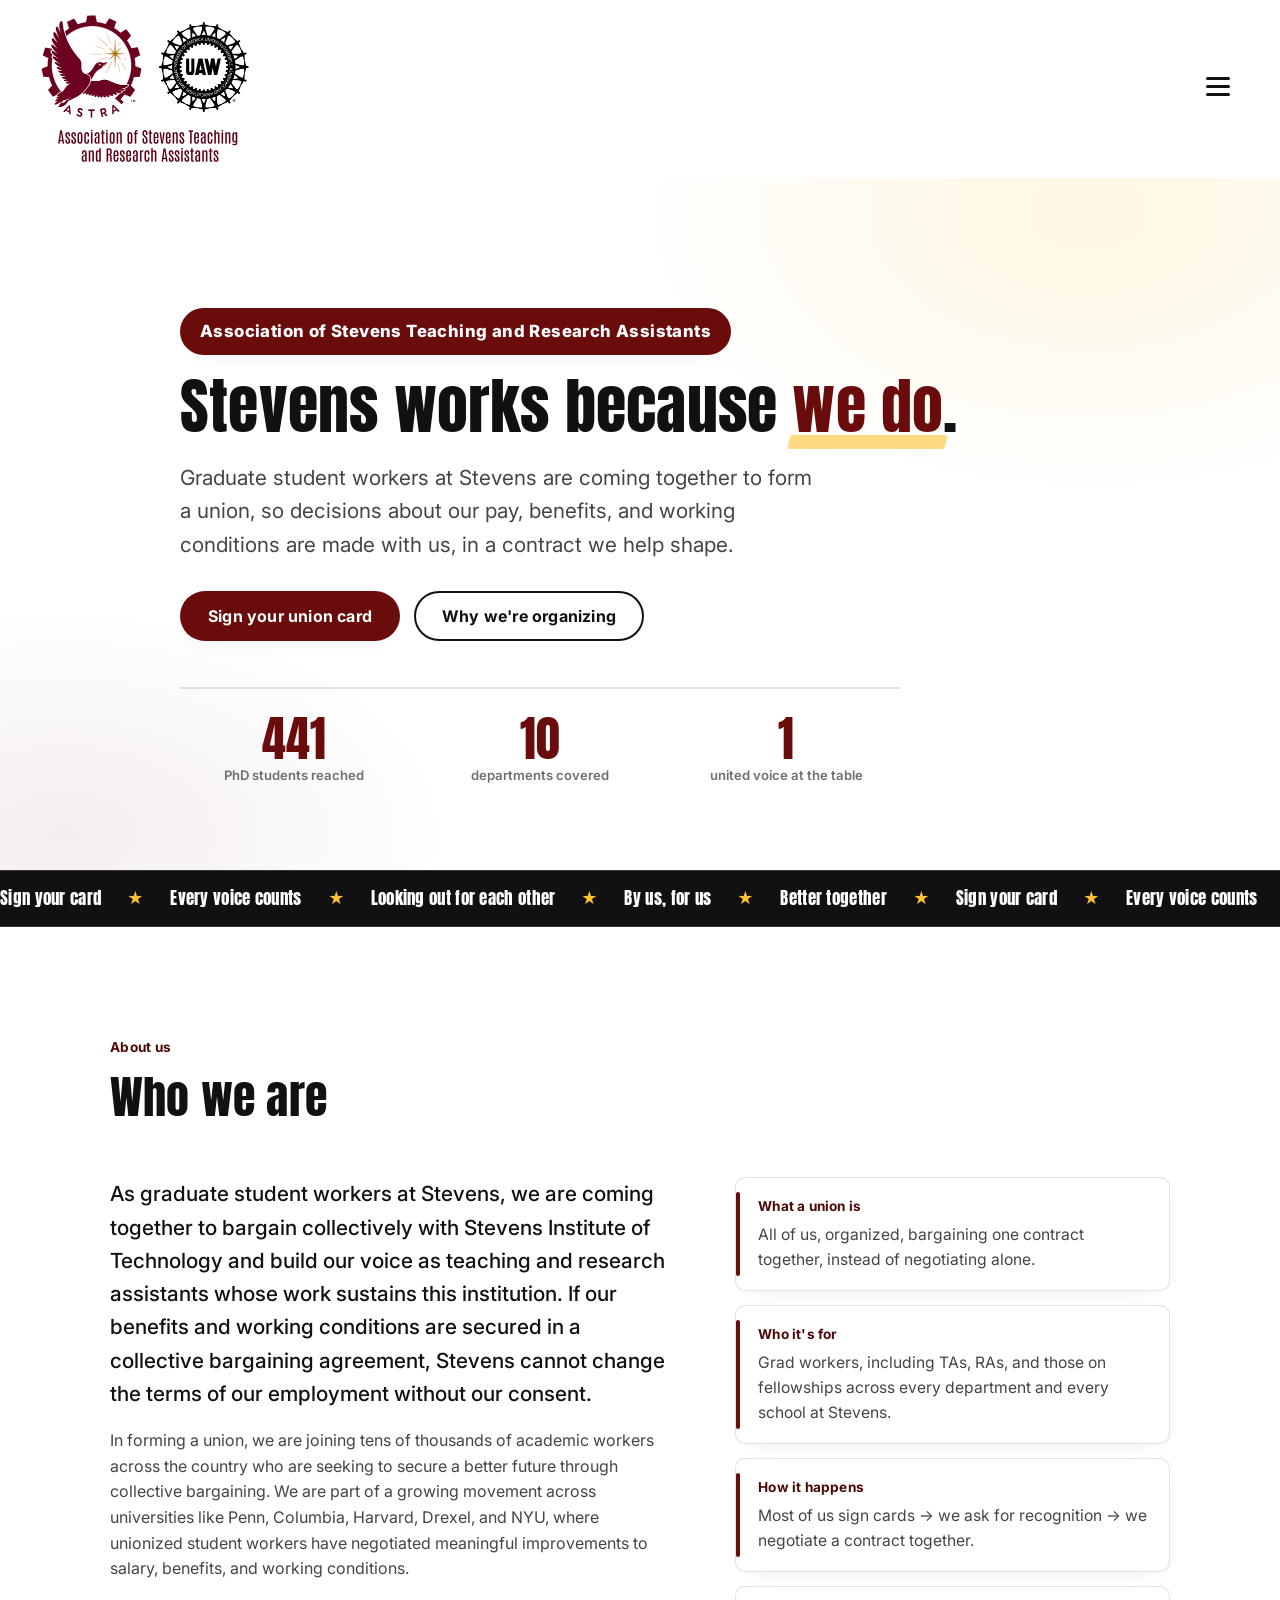
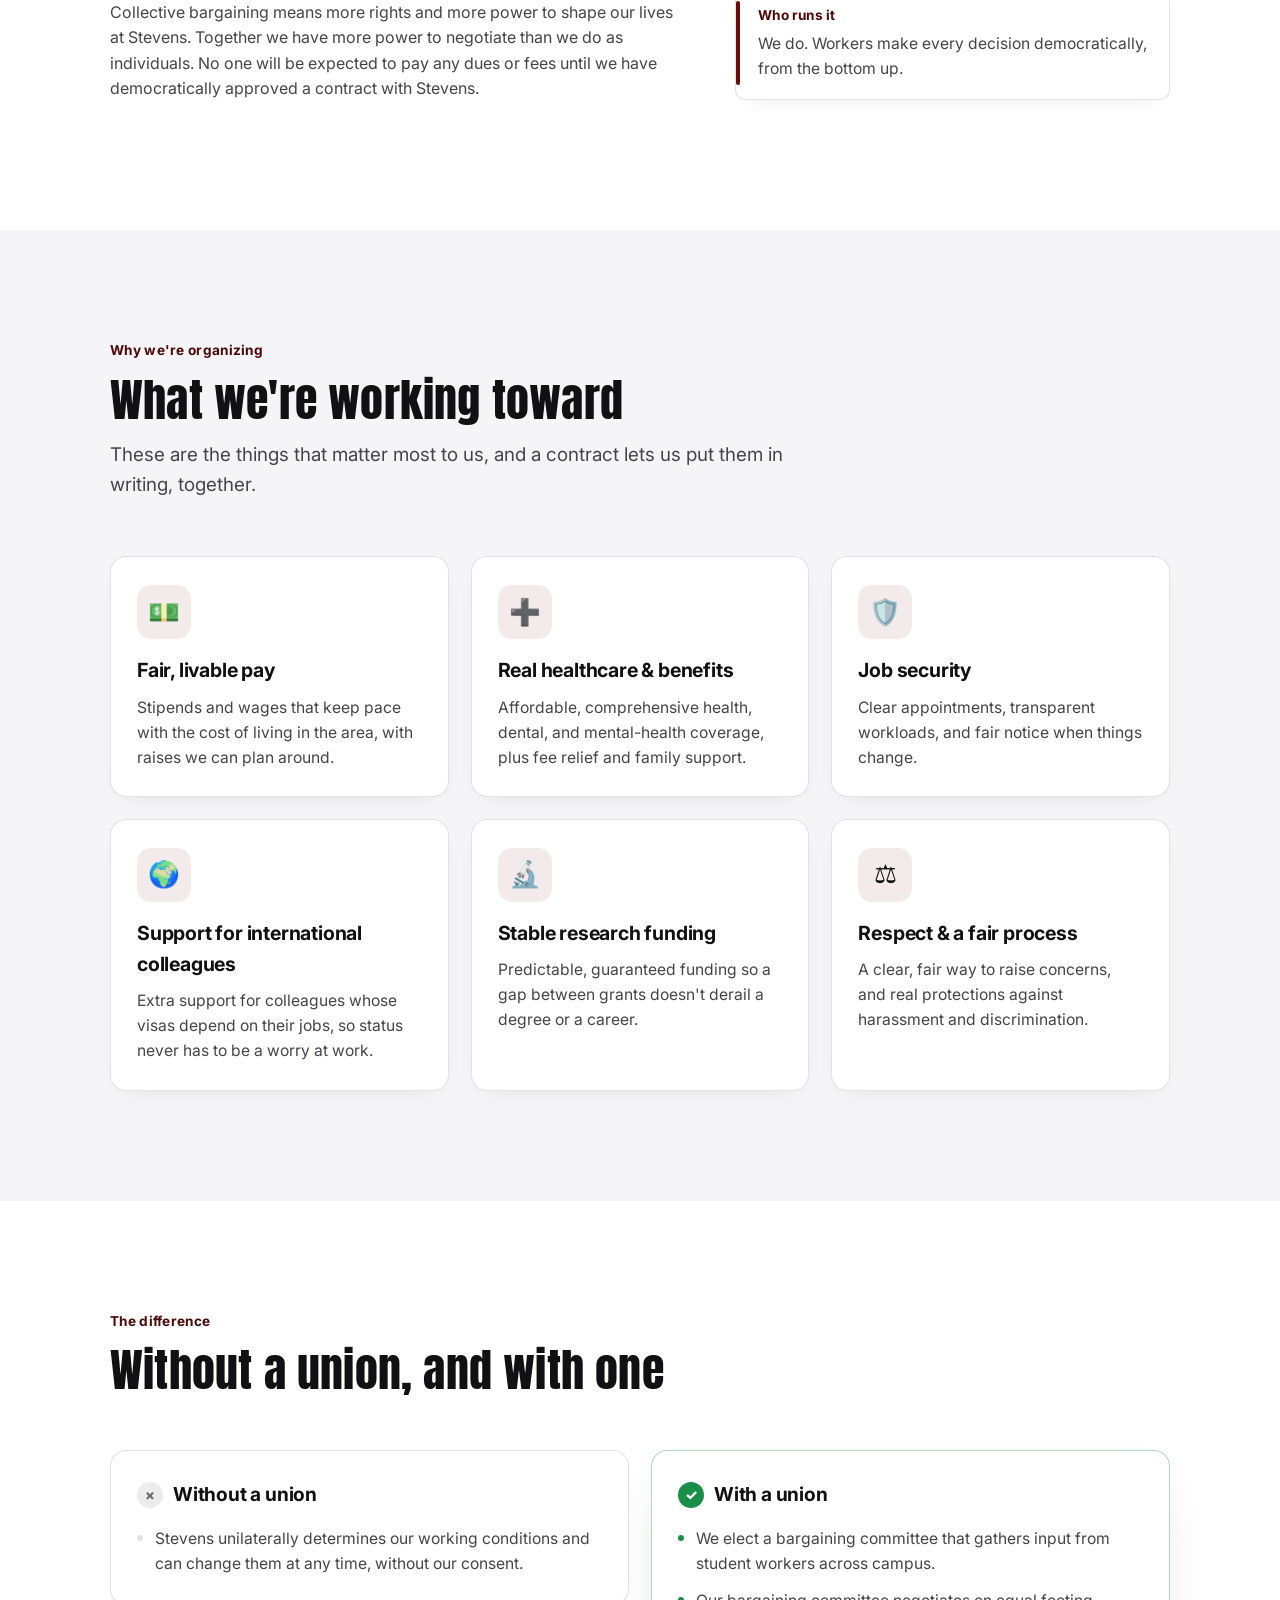
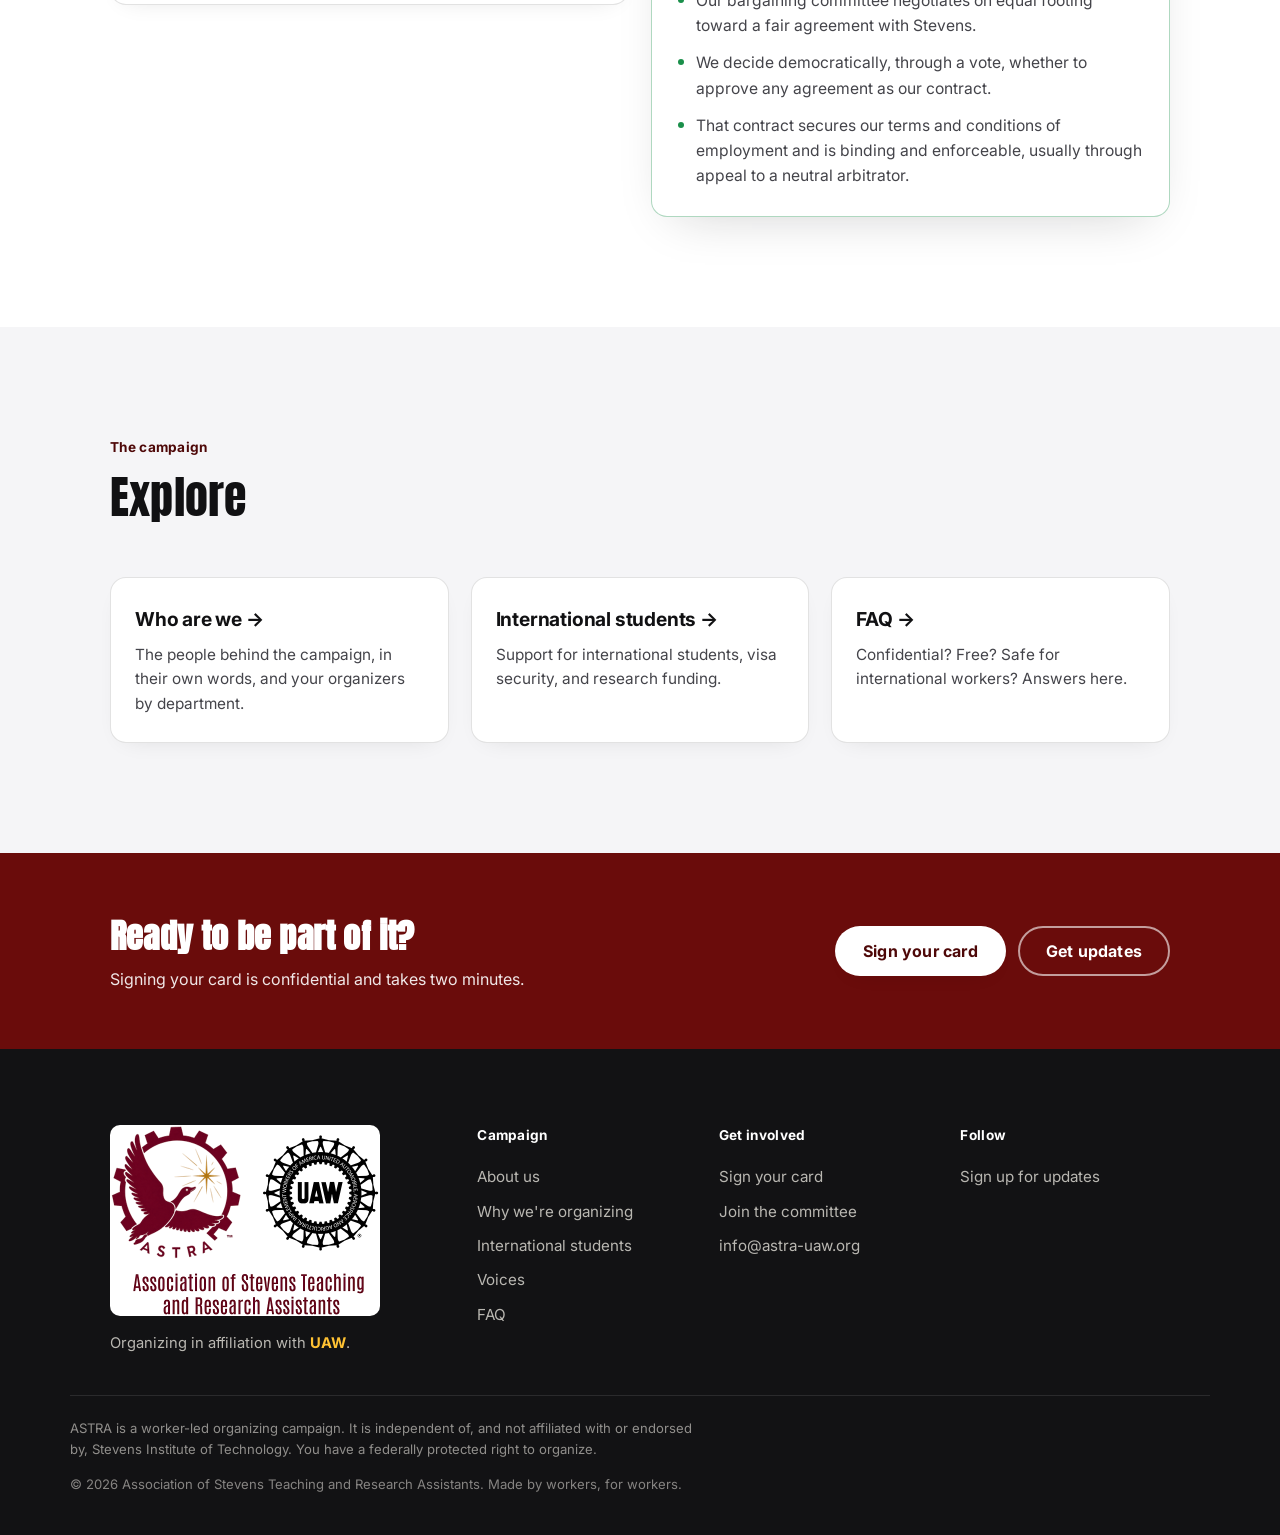
<file: index.html>
<!DOCTYPE html>
<html lang="en">
<head>
  <meta charset="UTF-8" />
  <meta name="viewport" content="width=device-width, initial-scale=1.0" />
  <title>ASTRA: Association of Stevens Teaching and Research Assistants</title>
  <meta name="description" content="441 PhD students at Stevens organizing a union for a real voice over pay, benefits, and working conditions." />
  <meta name="theme-color" content="#ffffff" />
  <link rel="preconnect" href="https://fonts.googleapis.com" />
  <link rel="preconnect" href="https://fonts.gstatic.com" crossorigin />
  <link href="https://fonts.googleapis.com/css2?family=Anton&family=Cinzel:wght@500;600;700&family=Inter:wght@400;500;600;700;800&display=swap" rel="stylesheet" />
  <link rel="stylesheet" href="styles.css" />
  <link rel="icon" href="assets/favicon.png" />
  <script>document.documentElement.classList.add('js');</script>
</head>
<body>
  <a class="skip-link" href="#main">Skip to content</a>
  <header class="site-header" id="top">
    <nav class="nav container" aria-label="Primary">
      <a class="brand" href="index.html" aria-label="ASTRA home">
        <span class="brand__mark" aria-hidden="true">
          <img class="brand__logo" src="assets/logo.png" alt="" onload="this.closest('.brand__mark').classList.add('has-logo')" onerror="this.style.display='none'" />
          <!-- Open-hand repulsor mark -->
          <svg viewBox="0 0 24 24" width="22" height="22" aria-hidden="true">
            <defs>
              <radialGradient id="rp1" cx="50%" cy="50%" r="50%">
                <stop offset="0%" stop-color="#ffffff"/>
                <stop offset="40%" stop-color="#ffe3a0"/>
                <stop offset="75%" stop-color="#ffc233" stop-opacity=".55"/>
                <stop offset="100%" stop-color="#ffc233" stop-opacity="0"/>
              </radialGradient>
            </defs>
            <g fill="currentColor">
              <rect x="5.7" y="3.9" width="2.1" height="8.4" rx="1.05" transform="rotate(-17 6.75 12.2)"/>
              <rect x="9.0" y="2.2" width="2.1" height="9.8" rx="1.05" transform="rotate(-5 10.05 12)"/>
              <rect x="12.2" y="2.5" width="2.1" height="9.5" rx="1.05" transform="rotate(6 13.25 12)"/>
              <rect x="15.1" y="4.2" width="2.05" height="7.9" rx="1.02" transform="rotate(17 16.1 12)"/>
              <rect x="1.8" y="10.0" width="2.2" height="6.4" rx="1.1" transform="rotate(-50 2.9 13.2)"/>
              <path d="M7.2 9.8h8.8a1.75 1.75 0 0 1 1.75 1.75v3.1a6.15 6.15 0 0 1-6.15 6.15A6.15 6.15 0 0 1 5.45 14.65v-3.1A1.75 1.75 0 0 1 7.2 9.8Z"/>
            </g>
            <circle class="repulsor-halo" cx="11.6" cy="14.6" r="5.6" fill="url(#rp1)"/>
            <circle cx="11.6" cy="14.6" r="2.7" fill="#5a0a09"/>
            <circle cx="11.6" cy="14.6" r="2.15" fill="#ffe3a0"/>
            <circle class="repulsor-core" cx="11.6" cy="14.6" r="1.35" fill="#ffffff"/>
          </svg>
        </span>
        <span class="brand__text">
          <strong>ASTRA</strong>
        </span>
      </a>

      <button class="nav__toggle" aria-expanded="false" aria-controls="nav-links" aria-label="Open menu">
        <span></span><span></span><span></span>
      </button>

      <div class="nav__links" id="nav-links">
        <a class="nav__link" href="index.html" aria-current="page">Home</a>
        <a class="nav__link" href="index.html#about">About</a>
        <a class="nav__link" href="index.html#issues">Why we're organizing</a>
        <a class="nav__link" href="who-we-are.html">Testimonials</a>
        <a class="nav__link" href="international.html">International students</a>
        <a class="nav__link" href="faq.html">FAQ</a>
        <a class="nav__link" href="meet-lincoln.html">Meet Lincoln</a>
        <a class="nav__cta" href="sign-card.html">Sign your card</a>
      </div>
    </nav>
  </header>
  <main id="main">
<section class="hero" id="hero">
      <div class="hero__bg" aria-hidden="true"></div>
      <div class="hero__inner container">
        <p class="hero__eyebrow">Association of Stevens Teaching and Research Assistants</p>
        <h1 class="hero__title">Stevens works because <span class="u-mark">we do</span>.</h1>
        <p class="hero__lede">
          Graduate student workers at Stevens are
          coming together to form a union, so decisions about our pay, benefits,
          and working conditions are made with us, in a contract we help shape.
        </p>
        <div class="hero__actions">
          <a class="btn btn--primary" href="sign-card.html">Sign your union card</a>
          <a class="btn btn--ghost" href="#issues">Why we're organizing</a>
        </div>

        <ul class="hero__stats" aria-label="Campaign at a glance">
          <!-- CUSTOMIZE the numbers below (data-count drives the count-up animation) -->
          <li class="stat">
            <span class="stat__num" data-count="441">0</span>
            <span class="stat__label">PhD students reached</span>
          </li>
          <li class="stat">
            <span class="stat__num" data-count="10">0</span>
            <span class="stat__label">departments covered</span>
          </li>
          <li class="stat">
            <span class="stat__num">1</span>
            <span class="stat__label">united voice at the table</span>
          </li>
        </ul>
      </div>
    </section>
<div class="marquee" aria-hidden="true">
      <div class="marquee__track">
        <span class="marquee__item">Sign your card</span><span class="marquee__star">★</span>
        <span class="marquee__item">Every voice counts</span><span class="marquee__star">★</span>
        <span class="marquee__item">Looking out for each other</span><span class="marquee__star">★</span>
        <span class="marquee__item">By us, for us</span><span class="marquee__star">★</span>
        <span class="marquee__item">Better together</span><span class="marquee__star">★</span>
        <!-- duplicate for seamless loop -->
        <span class="marquee__item">Sign your card</span><span class="marquee__star">★</span>
        <span class="marquee__item">Every voice counts</span><span class="marquee__star">★</span>
        <span class="marquee__item">Looking out for each other</span><span class="marquee__star">★</span>
        <span class="marquee__item">By us, for us</span><span class="marquee__star">★</span>
        <span class="marquee__item">Better together</span><span class="marquee__star">★</span>
      </div>
    </div>
<section class="section about" id="about">
      <div class="container">
        <div class="section__head reveal">
          <p class="section__eyebrow">About us</p>
          <h2 class="section__title">Who we are</h2>
        </div>
        <div class="about__grid">
          <div class="about__text reveal">
            <p class="lead">
              As graduate student workers at Stevens, we are coming together to
              bargain collectively with Stevens Institute of Technology and build
              our voice as teaching and research assistants whose work sustains
              this institution. If our benefits and working conditions are secured
              in a collective bargaining agreement, Stevens cannot change the terms
              of our employment without our consent.
            </p>
            <p>
              In forming a union, we are joining tens of thousands of academic
              workers across the country who are seeking to secure a better future
              through collective bargaining. We are part of a growing movement across
              universities like Penn, Columbia, Harvard, Drexel, and NYU, where
              unionized student workers have negotiated meaningful improvements to
              salary, benefits, and working conditions.
            </p>
            <p>
              Collective bargaining means more rights and more power to shape our
              lives at Stevens. Together we have more power to negotiate than we do
              as individuals. No one will be expected to pay any dues or fees until
              we have democratically approved a contract with Stevens.
            </p>
          </div>
          <ul class="about__points reveal">
            <li class="point">
              <span class="point__k">What a union is</span>
              <span class="point__v">All of us, organized, bargaining one contract together, instead of negotiating alone.</span>
            </li>
            <li class="point">
              <span class="point__k">Who it's for</span>
              <span class="point__v">Grad workers, including TAs, RAs, and those on fellowships across every department and every school at Stevens.</span>
            </li>
            <li class="point">
              <span class="point__k">How it happens</span>
              <span class="point__v">Most of us sign cards &rarr; we ask for recognition &rarr; we negotiate a contract together.</span>
            </li>
            <li class="point">
              <span class="point__k">Who runs it</span>
              <span class="point__v">We do. Workers make every decision democratically, from the bottom up.</span>
            </li>
          </ul>
        </div>
      </div>
    </section><section class="section issues" id="issues">
      <div class="container">
        <div class="section__head reveal">
          <p class="section__eyebrow">Why we're organizing</p>
          <h2 class="section__title">What we're working toward</h2>
          <p class="section__intro">These are the things that matter most to us, and a contract lets us put them in writing, together.</p>
        </div>

        <div class="issue-grid">
          <article class="issue reveal">
            <span class="issue__icon" aria-hidden="true">💵</span>
            <h3 class="issue__title">Fair, livable pay</h3>
            <p class="issue__desc">Stipends and wages that keep pace with the cost of living in the area, with raises we can plan around.</p>
          </article>
          <article class="issue reveal">
            <span class="issue__icon" aria-hidden="true">➕</span>
            <h3 class="issue__title">Real healthcare &amp; benefits</h3>
            <p class="issue__desc">Affordable, comprehensive health, dental, and mental-health coverage, plus fee relief and family support.</p>
          </article>
          <article class="issue reveal">
            <span class="issue__icon" aria-hidden="true">🛡️</span>
            <h3 class="issue__title">Job security</h3>
            <p class="issue__desc">Clear appointments, transparent workloads, and fair notice when things change.</p>
          </article>
          <article class="issue reveal">
            <span class="issue__icon" aria-hidden="true">🌍</span>
            <h3 class="issue__title">Support for international colleagues</h3>
            <p class="issue__desc">Extra support for colleagues whose visas depend on their jobs, so status never has to be a worry at work.</p>
          </article>
          <article class="issue reveal">
            <span class="issue__icon" aria-hidden="true">🔬</span>
            <h3 class="issue__title">Stable research funding</h3>
            <p class="issue__desc">Predictable, guaranteed funding so a gap between grants doesn't derail a degree or a career.</p>
          </article>
          <article class="issue reveal">
            <span class="issue__icon" aria-hidden="true">⚖️</span>
            <h3 class="issue__title">Respect &amp; a fair process</h3>
            <p class="issue__desc">A clear, fair way to raise concerns, and real protections against harassment and discrimination.</p>
          </article>
        </div>
      </div>
    </section><section class="section compare" id="compare">
      <div class="container">
        <div class="section__head reveal">
          <p class="section__eyebrow">The difference</p>
          <h2 class="section__title">Without a union, and with one</h2>
        </div>
        <div class="compare__grid">
          <article class="compare__card compare__card--without reveal">
            <h3><span class="compare__mark" aria-hidden="true">&times;</span> Without a union</h3>
            <ul class="compare__list">
              <li>Stevens unilaterally determines our working conditions and can change them at any time, without our consent.</li>
            </ul>
          </article>
          <article class="compare__card compare__card--with reveal">
            <h3><span class="compare__mark compare__mark--yes" aria-hidden="true">&#10003;</span> With a union</h3>
            <ul class="compare__list">
              <li>We elect a bargaining committee that gathers input from student workers across campus.</li>
              <li>Our bargaining committee negotiates on equal footing toward a fair agreement with Stevens.</li>
              <li>We decide democratically, through a vote, whether to approve any agreement as our contract.</li>
              <li>That contract secures our terms and conditions of employment and is binding and enforceable, usually through appeal to a neutral arbitrator.</li>
            </ul>
          </article>
        </div>
      </div>
    </section>

    <section class="section explore-section">
      <div class="container">
        <div class="section__head">
          <p class="section__eyebrow">The campaign</p>
          <h2 class="section__title">Explore</h2>
        </div>
        <div class="explore-grid">
          <a class="explore-card" href="who-we-are.html"><h3>Who are we &rarr;</h3><p>The people behind the campaign, in their own words, and your organizers by department.</p></a>
          <a class="explore-card" href="international.html"><h3>International students &rarr;</h3><p>Support for international students, visa security, and research funding.</p></a>
          <a class="explore-card" href="faq.html"><h3>FAQ &rarr;</h3><p>Confidential? Free? Safe for international workers? Answers here.</p></a>
        </div>
      </div>
    </section>

    <section class="cta-band">
      <div class="container cta-band__inner">
        <div>
          <h2 class="cta-band__title">Ready to be part of it?</h2>
          <p class="cta-band__text">Signing your card is confidential and takes two minutes.</p>
        </div>
        <div class="cta-band__actions">
          <a class="btn btn--light" href="sign-card.html">Sign your card</a>
          <a class="btn btn--outline" href="get-involved.html#listForm">Get updates</a>
        </div>
      </div>
    </section>
  </main>
  <footer class="footer">
    <div class="container footer__grid">
      <div class="footer__brand">
        <span class="brand brand--footer">
          <span class="brand__mark" aria-hidden="true">
          <img class="brand__logo" src="assets/logo-footer.png" alt="" onload="this.closest('.brand__mark').classList.add('has-logo')" onerror="this.style.display='none'" />
            <svg viewBox="0 0 24 24" width="20" height="20" aria-hidden="true">
              <defs>
                <radialGradient id="rp2" cx="50%" cy="50%" r="50%">
                  <stop offset="0%" stop-color="#ffffff"/>
                  <stop offset="40%" stop-color="#ffe3a0"/>
                  <stop offset="75%" stop-color="#ffc233" stop-opacity=".55"/>
                  <stop offset="100%" stop-color="#ffc233" stop-opacity="0"/>
                </radialGradient>
              </defs>
              <g fill="currentColor">
                <rect x="5.7" y="3.9" width="2.1" height="8.4" rx="1.05" transform="rotate(-17 6.75 12.2)"/>
                <rect x="9.0" y="2.2" width="2.1" height="9.8" rx="1.05" transform="rotate(-5 10.05 12)"/>
                <rect x="12.2" y="2.5" width="2.1" height="9.5" rx="1.05" transform="rotate(6 13.25 12)"/>
                <rect x="15.1" y="4.2" width="2.05" height="7.9" rx="1.02" transform="rotate(17 16.1 12)"/>
                <rect x="1.8" y="10.0" width="2.2" height="6.4" rx="1.1" transform="rotate(-50 2.9 13.2)"/>
                <path d="M7.2 9.8h8.8a1.75 1.75 0 0 1 1.75 1.75v3.1a6.15 6.15 0 0 1-6.15 6.15A6.15 6.15 0 0 1 5.45 14.65v-3.1A1.75 1.75 0 0 1 7.2 9.8Z"/>
              </g>
              <circle class="repulsor-halo" cx="11.6" cy="14.6" r="5.6" fill="url(#rp2)"/>
              <circle cx="11.6" cy="14.6" r="2.7" fill="#5a0a09"/>
              <circle cx="11.6" cy="14.6" r="2.15" fill="#ffe3a0"/>
              <circle class="repulsor-core" cx="11.6" cy="14.6" r="1.35" fill="#ffffff"/>
            </svg>
          </span>
          <span class="brand__text"><strong>ASTRA</strong></span>
        </span>
        <p class="footer__aff">
          <!-- CUSTOMIZE: [UNION AFFILIATION] -->
          Organizing in affiliation with <strong>UAW</strong>.
        </p>
      </div>

      <nav class="footer__col" aria-label="Site">
        <h4>Campaign</h4>
        <a href="index.html#about">About us</a>
        <a href="index.html#issues">Why we're organizing</a>
        <a href="international.html">International students</a>
        <a href="who-we-are.html#voices">Voices</a>
        <a href="faq.html">FAQ</a>
      </nav>

      <div class="footer__col">
        <h4>Get involved</h4>
        <a href="sign-card.html">Sign your card</a>
        <a href="sign-card.html#cardForm">Join the committee</a>
        <!-- CUSTOMIZE: [CONTACT] -->
        <a href="mailto:info@astra-uaw.org">info@astra-uaw.org</a>
      </div>

      <div class="footer__col">
        <h4>Follow</h4>
        <!-- CUSTOMIZE social links -->
        <!-- <a href="#" rel="noopener">Instagram</a> -->
        <!-- <a href="#" rel="noopener">Bluesky</a> -->
        <a href="get-involved.html#listForm">Sign up for updates</a>
      </div>
    </div>

    <div class="container footer__bottom">
      <p class="footer__disclaimer">
        ASTRA is a worker-led organizing campaign. It is independent of, and not
        affiliated with or endorsed by, Stevens Institute of Technology. You have
        a federally protected right to organize.
      </p>
      <p class="footer__copy">© <span id="year">2026</span> Association of Stevens Teaching and Research Assistants. Made by workers, for workers.</p>
    </div>
  </footer>
  <script src="script.js" defer></script>
</body>
</html>
</file>
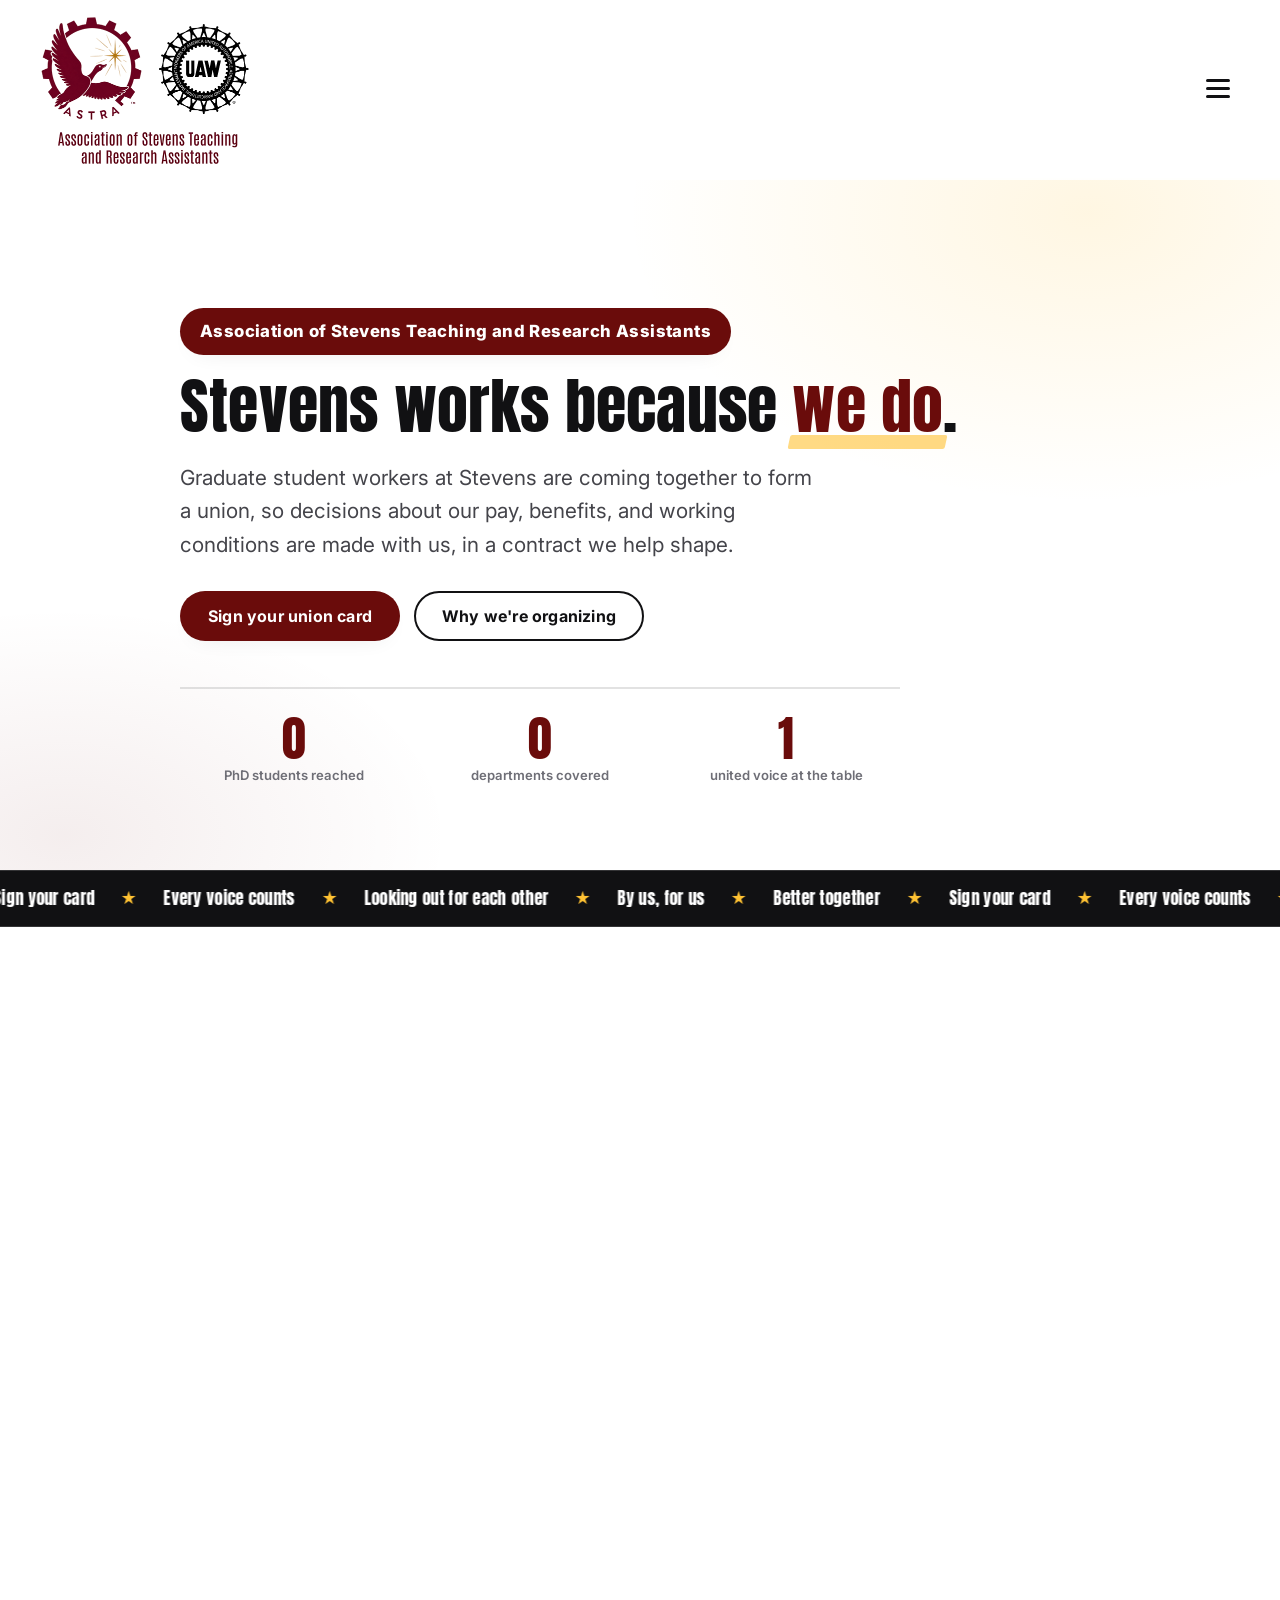
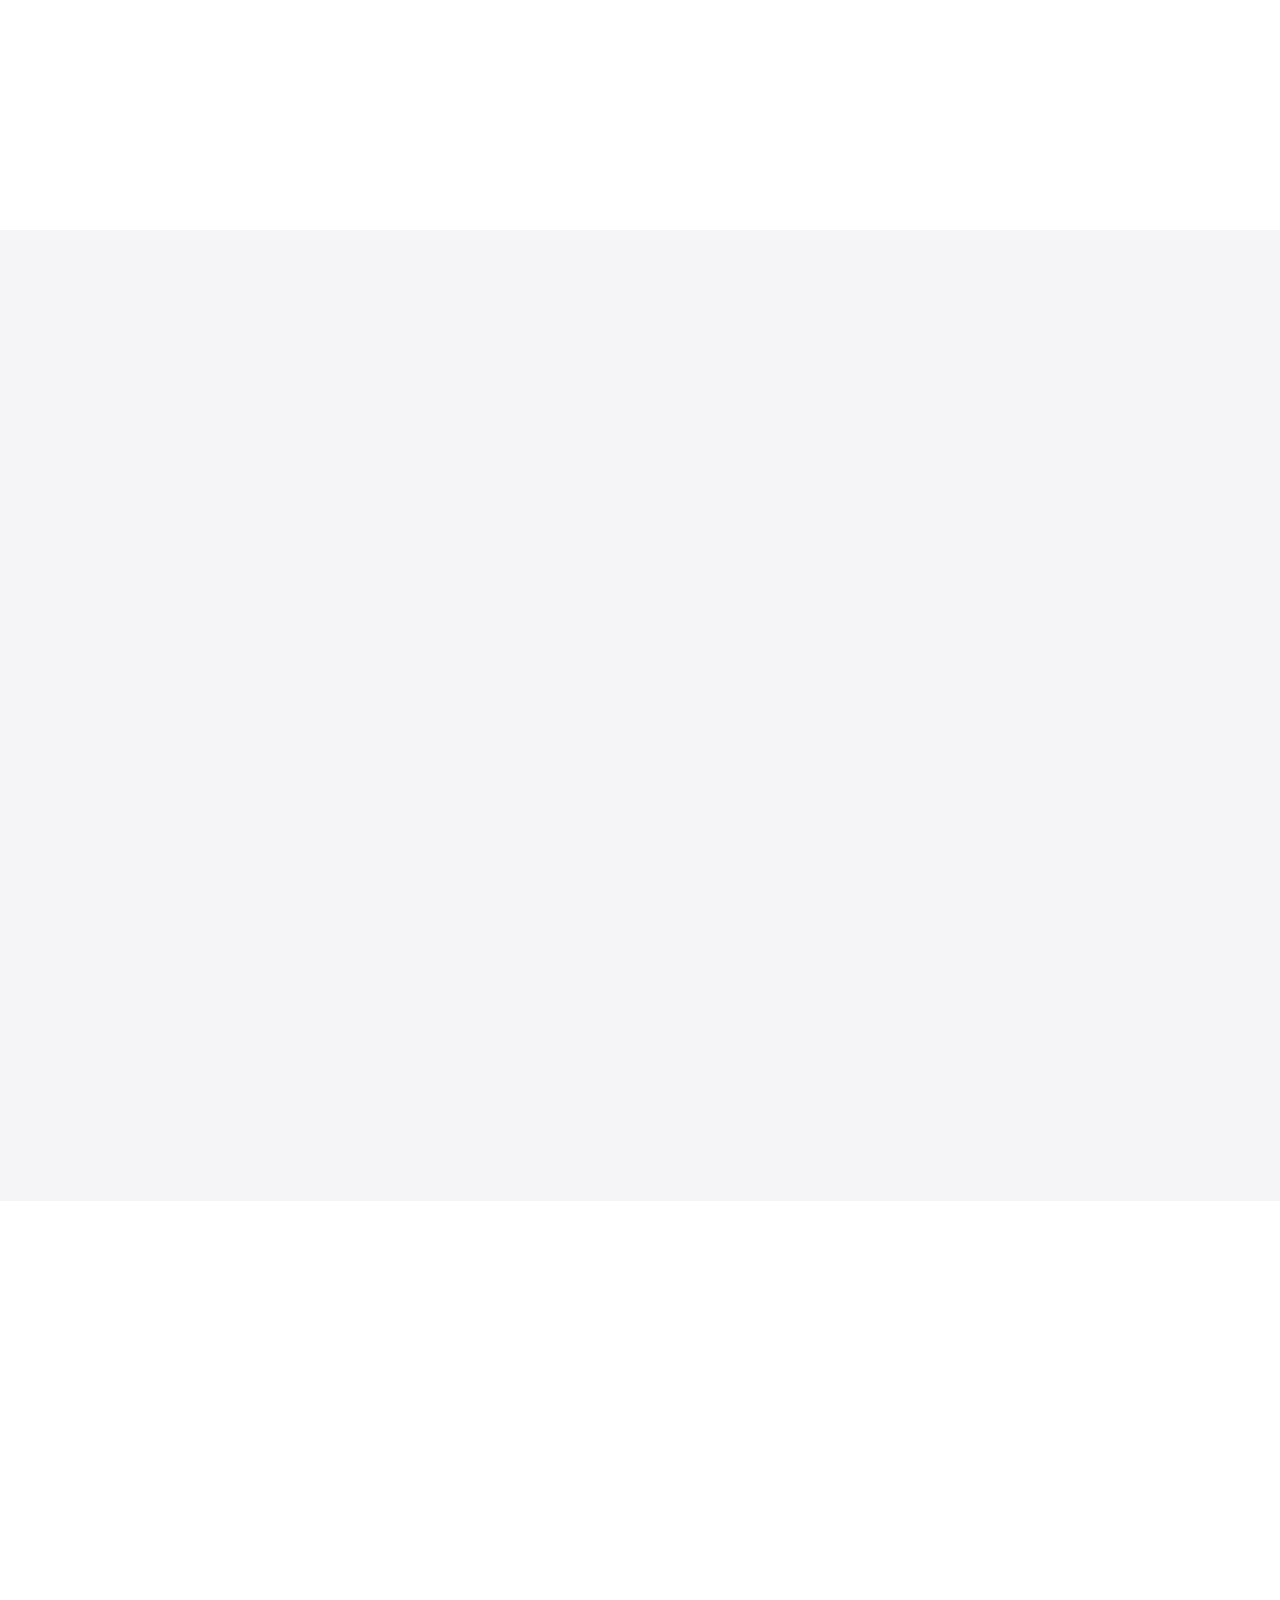
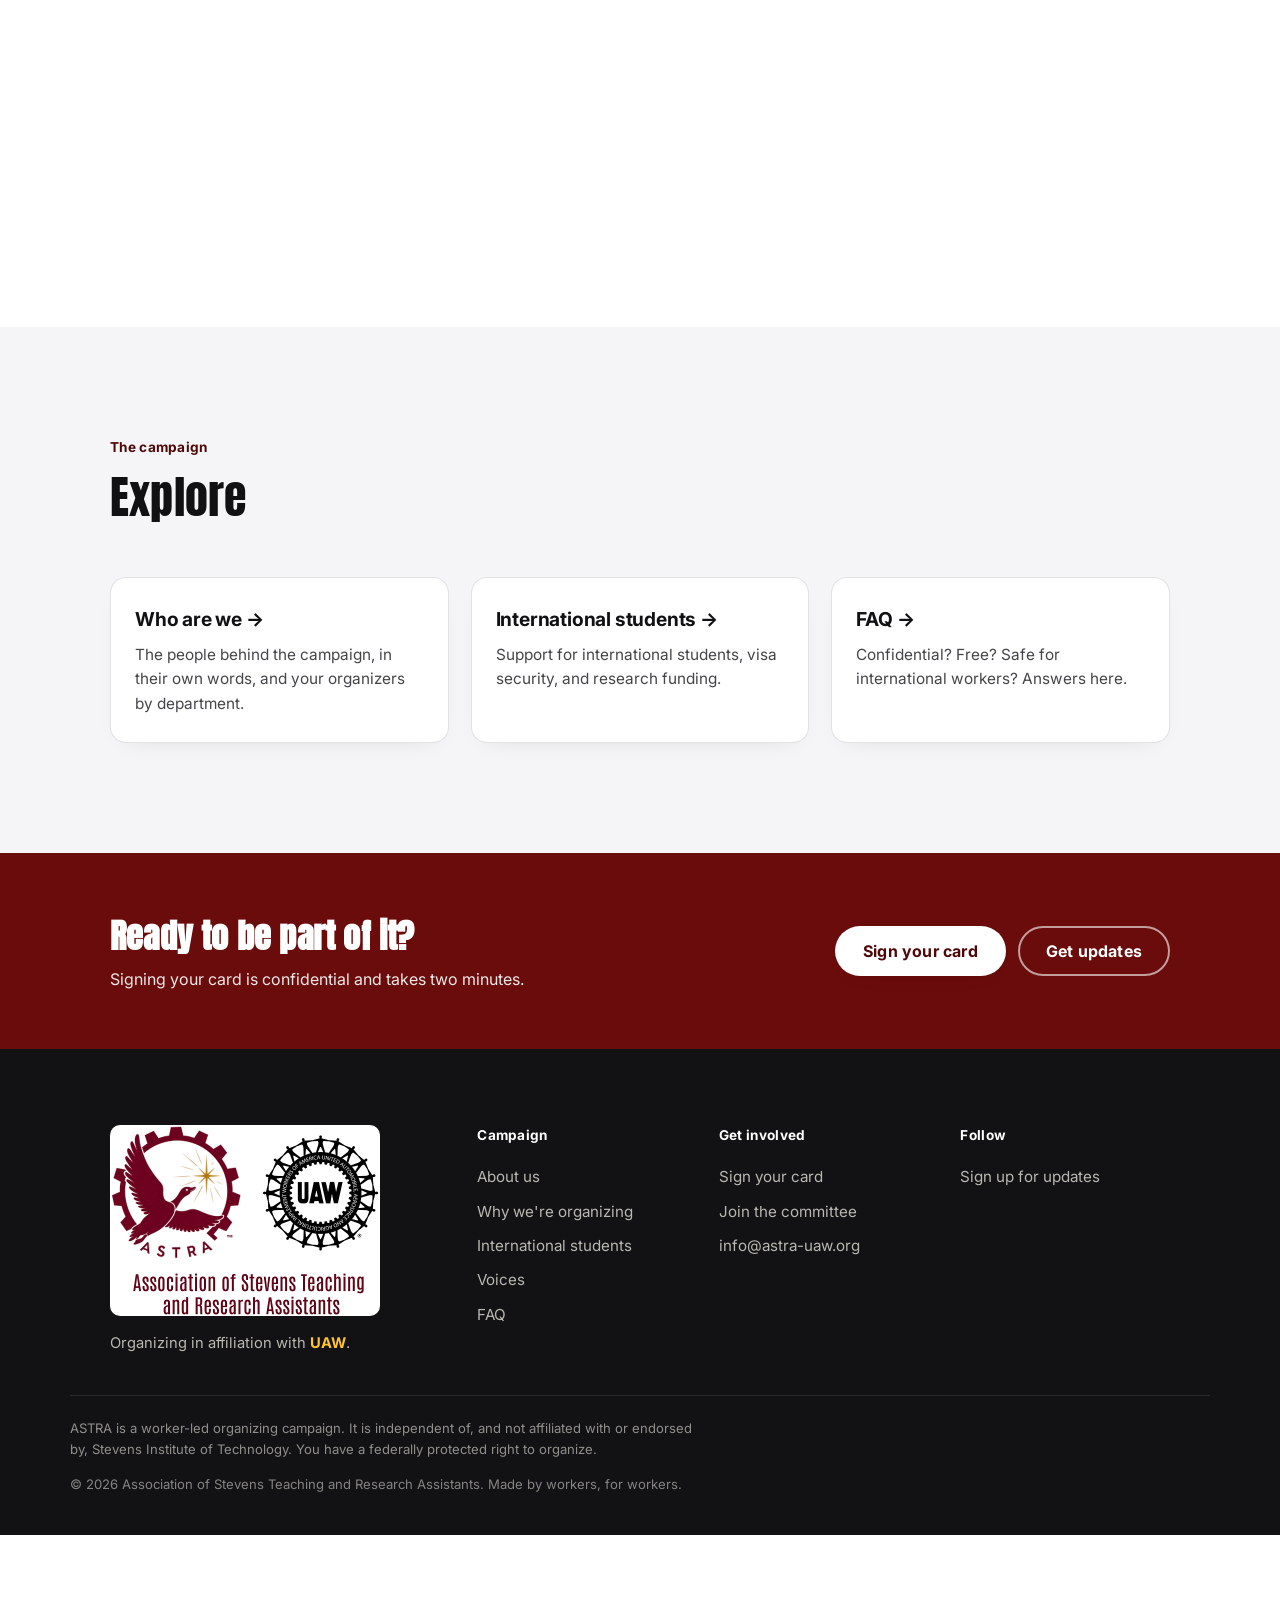
<file: about.html>
<!DOCTYPE html>
<html lang="en"><head><meta charset="UTF-8" />
<meta http-equiv="refresh" content="0; url=index.html#about" />
<title>About | ASTRA</title>
</head><body><p>The about page moved to the <a href="index.html#about">home page</a>.</p></body></html>
</file>
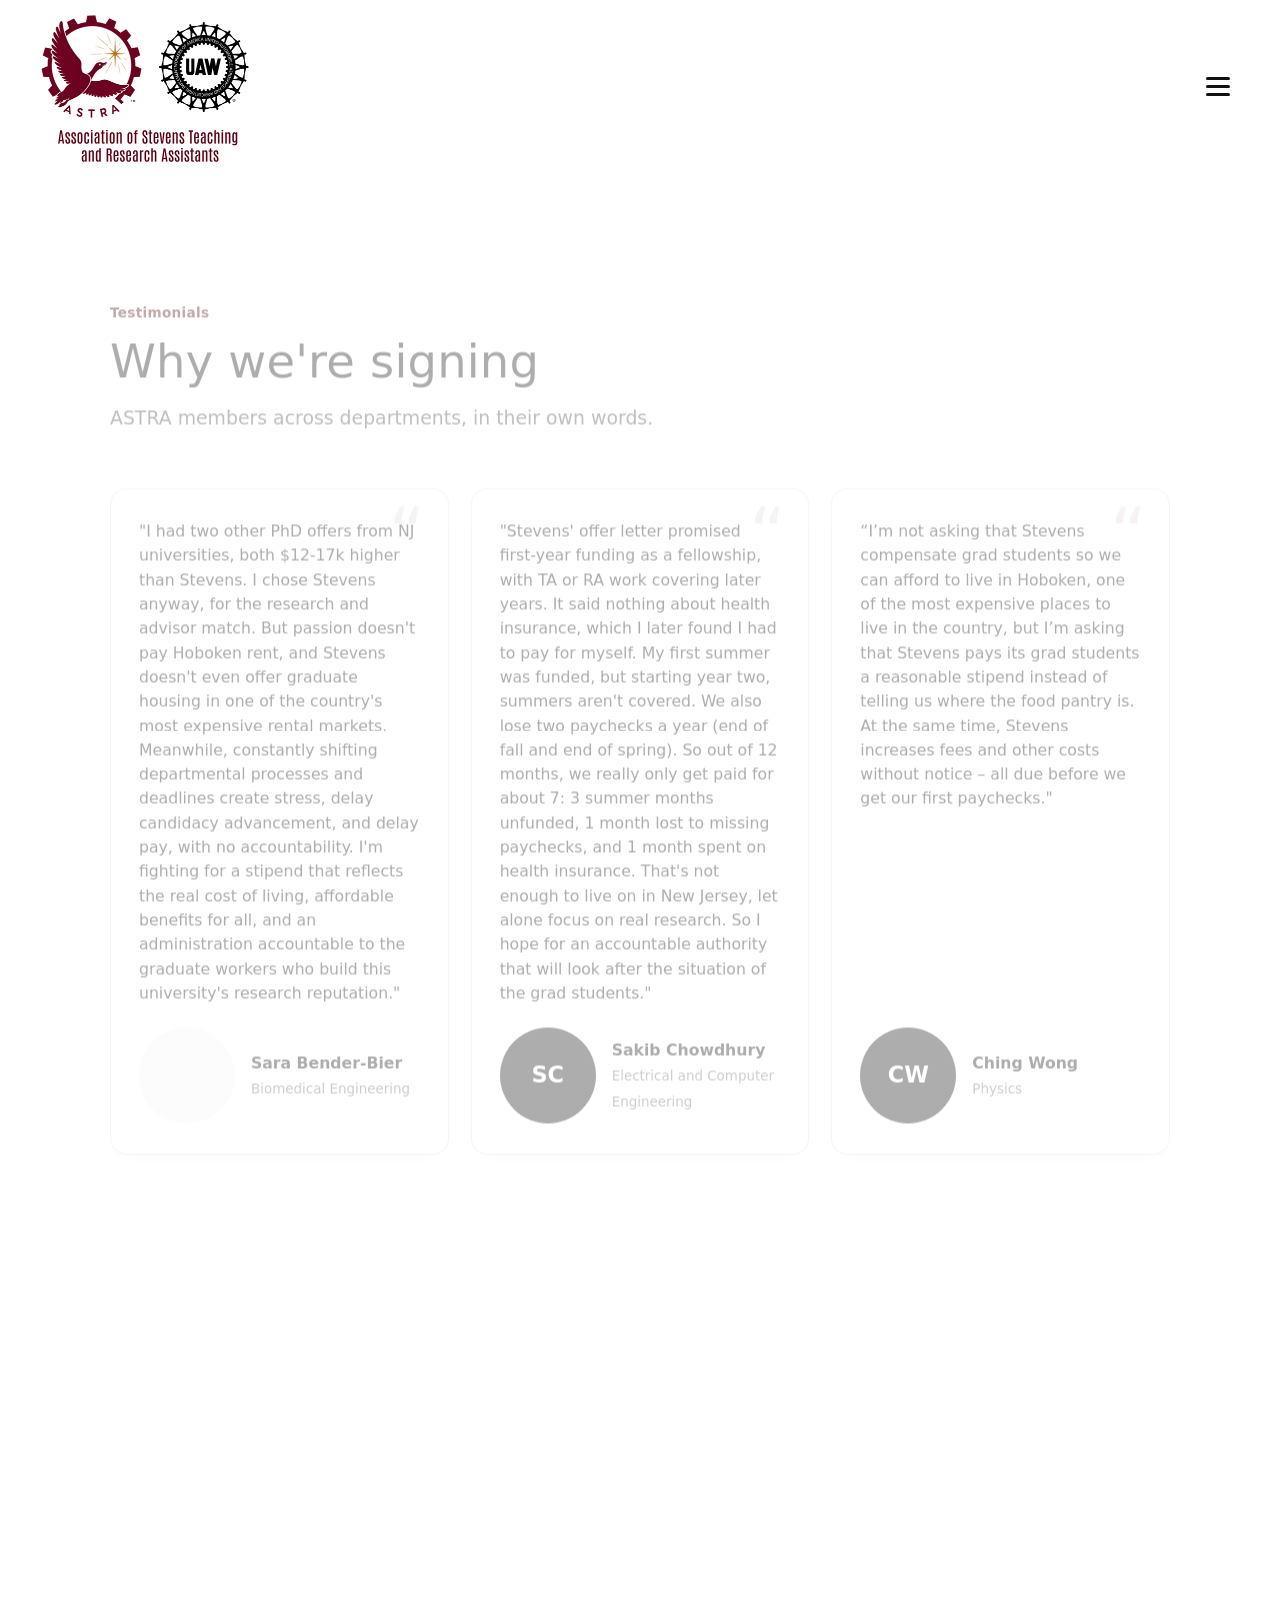
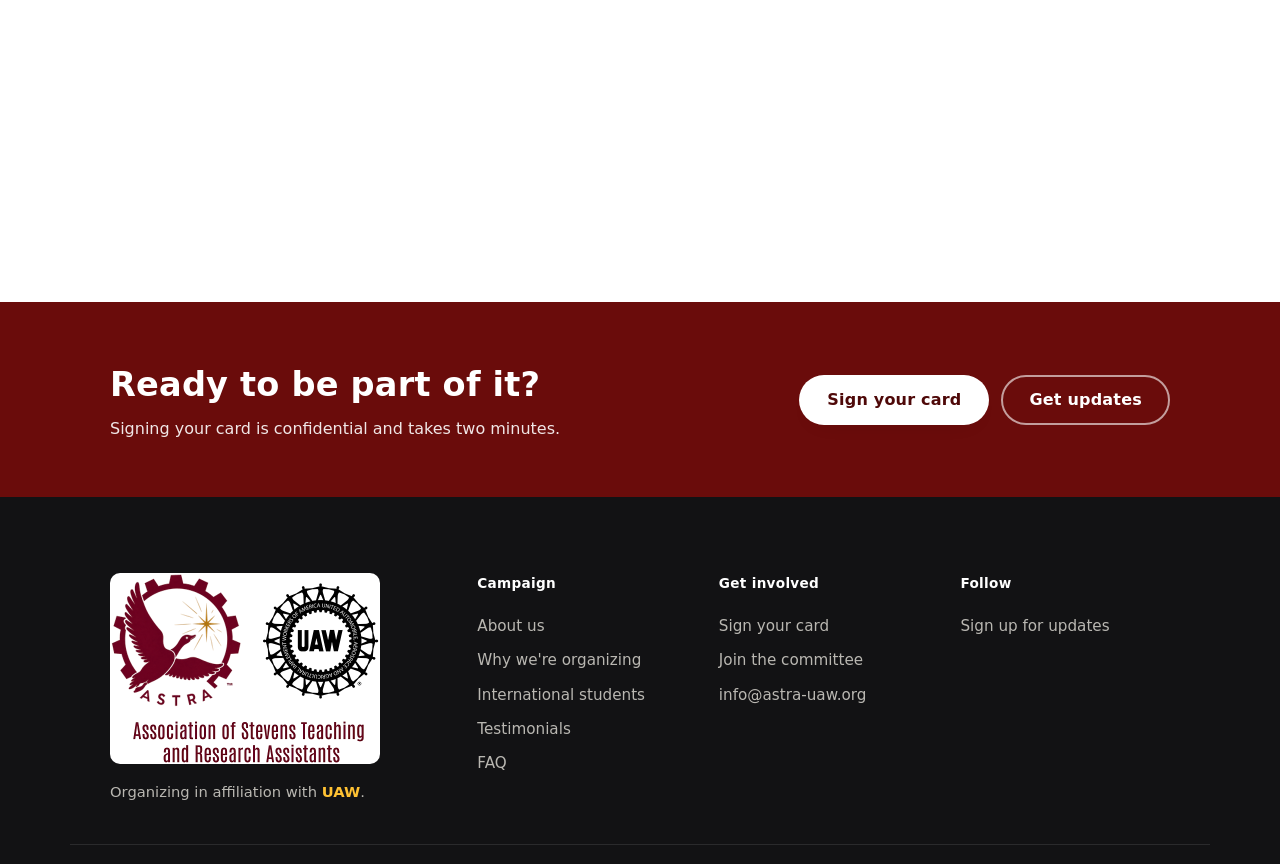
<file: committee.html>
<!DOCTYPE html>
<html lang="en"><head><meta charset="UTF-8" />
<meta http-equiv="refresh" content="0; url=who-we-are.html#committee" />
<title>Committee | ASTRA</title>
</head><body><p>This page moved to <a href="who-we-are.html#committee">Who are we</a>.</p></body></html>
</file>
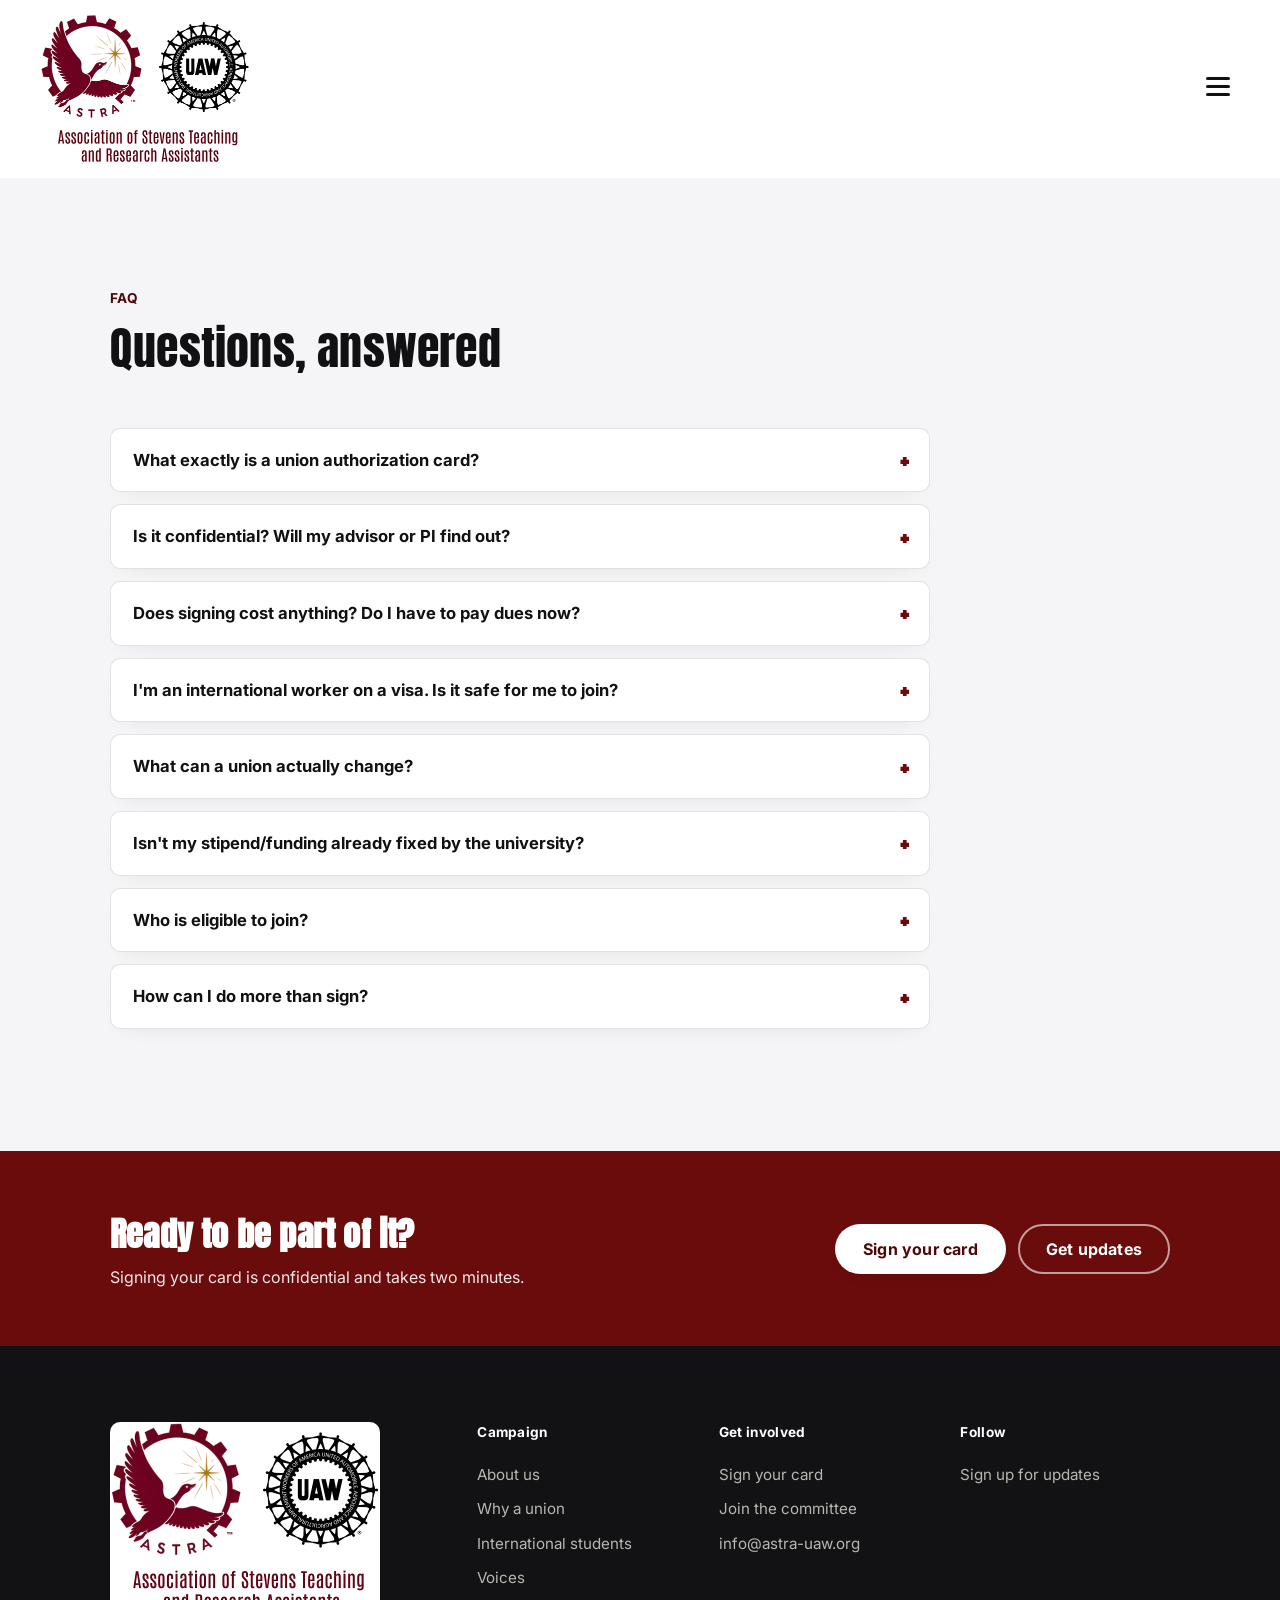
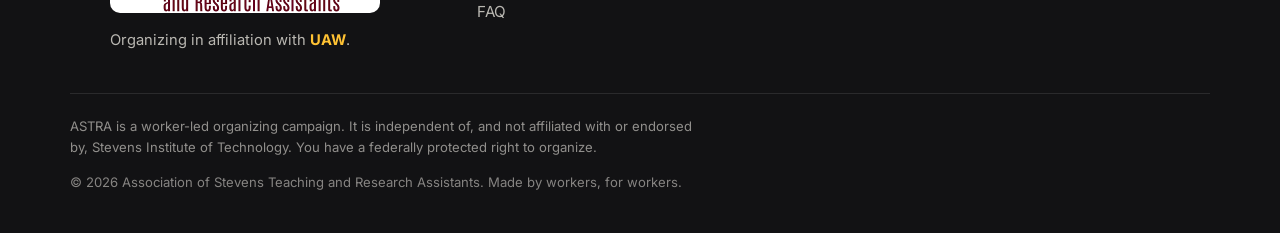
<file: faq.html>
<!DOCTYPE html>
<html lang="en">
<head>
  <meta charset="UTF-8" />
  <meta name="viewport" content="width=device-width, initial-scale=1.0" />
  <title>FAQ | ASTRA</title>
  <meta name="description" content="Answers about union cards, confidentiality, dues, eligibility, and international workers." />
  <meta name="theme-color" content="#ffffff" />
  <link rel="preconnect" href="https://fonts.googleapis.com" />
  <link rel="preconnect" href="https://fonts.gstatic.com" crossorigin />
  <link href="https://fonts.googleapis.com/css2?family=Anton&family=Cinzel:wght@500;600;700&family=Inter:wght@400;500;600;700;800&display=swap" rel="stylesheet" />
  <link rel="stylesheet" href="styles.css" />
  <link rel="icon" href="assets/favicon.png" />
  <script>document.documentElement.classList.add('js');</script>
</head>
<body>
  <a class="skip-link" href="#main">Skip to content</a>
  <header class="site-header" id="top">
    <nav class="nav container" aria-label="Primary">
      <a class="brand" href="index.html" aria-label="ASTRA home">
        <span class="brand__mark" aria-hidden="true">
          <img class="brand__logo" src="assets/logo.png" alt="" onload="this.closest('.brand__mark').classList.add('has-logo')" onerror="this.style.display='none'" />
          <!-- Open-hand repulsor mark -->
          <svg viewBox="0 0 24 24" width="22" height="22" aria-hidden="true">
            <defs>
              <radialGradient id="rp1" cx="50%" cy="50%" r="50%">
                <stop offset="0%" stop-color="#ffffff"/>
                <stop offset="40%" stop-color="#ffe3a0"/>
                <stop offset="75%" stop-color="#ffc233" stop-opacity=".55"/>
                <stop offset="100%" stop-color="#ffc233" stop-opacity="0"/>
              </radialGradient>
            </defs>
            <g fill="currentColor">
              <rect x="5.7" y="3.9" width="2.1" height="8.4" rx="1.05" transform="rotate(-17 6.75 12.2)"/>
              <rect x="9.0" y="2.2" width="2.1" height="9.8" rx="1.05" transform="rotate(-5 10.05 12)"/>
              <rect x="12.2" y="2.5" width="2.1" height="9.5" rx="1.05" transform="rotate(6 13.25 12)"/>
              <rect x="15.1" y="4.2" width="2.05" height="7.9" rx="1.02" transform="rotate(17 16.1 12)"/>
              <rect x="1.8" y="10.0" width="2.2" height="6.4" rx="1.1" transform="rotate(-50 2.9 13.2)"/>
              <path d="M7.2 9.8h8.8a1.75 1.75 0 0 1 1.75 1.75v3.1a6.15 6.15 0 0 1-6.15 6.15A6.15 6.15 0 0 1 5.45 14.65v-3.1A1.75 1.75 0 0 1 7.2 9.8Z"/>
            </g>
            <circle class="repulsor-halo" cx="11.6" cy="14.6" r="5.6" fill="url(#rp1)"/>
            <circle cx="11.6" cy="14.6" r="2.7" fill="#5a0a09"/>
            <circle cx="11.6" cy="14.6" r="2.15" fill="#ffe3a0"/>
            <circle class="repulsor-core" cx="11.6" cy="14.6" r="1.35" fill="#ffffff"/>
          </svg>
        </span>
        <span class="brand__text">
          <strong>ASTRA</strong>
        </span>
      </a>

      <button class="nav__toggle" aria-expanded="false" aria-controls="nav-links" aria-label="Open menu">
        <span></span><span></span><span></span>
      </button>

      <div class="nav__links" id="nav-links">
        <a class="nav__link" href="index.html">Home</a>
        <a class="nav__link" href="index.html#about">About</a>
        <a class="nav__link" href="index.html#issues">Why we're organizing</a>
        <a class="nav__link" href="who-we-are.html">Testimonials</a>
        <a class="nav__link" href="international.html">International students</a>
        <a class="nav__link" href="faq.html" aria-current="page">FAQ</a>
        <a class="nav__link" href="meet-lincoln.html">Meet Lincoln</a>
        <a class="nav__cta" href="sign-card.html">Sign your card</a>
      </div>
    </nav>
  </header>
  <main id="main">
<section class="section faq" id="faq">
      <div class="container">
        <div class="section__head reveal">
          <p class="section__eyebrow">FAQ</p>
          <h2 class="section__title">Questions, answered</h2>
        </div>

        <div class="faq__list reveal">
          <details class="faq__item">
            <summary>What exactly is a union authorization card?</summary>
            <div class="faq__a"><p>It's a confidential statement that you want to be represented by ASTRA. When a strong majority of workers sign, we can ask the university to recognize our union voluntarily. Signing is the most helpful step you can take.</p></div>
          </details>
          <details class="faq__item">
            <summary>Is it confidential? Will my advisor or PI find out?</summary>
            <div class="faq__a"><p>Yes, it's confidential. Cards are seen only by the worker-led organizing committee, never by the university, your department, or your advisor. We ask you to use a personal email so nothing routes through university systems.</p></div>
          </details>
          <details class="faq__item">
            <summary>Does signing cost anything? Do I have to pay dues now?</summary>
            <div class="faq__a"><p>No. Signing a card costs nothing and does not obligate you to pay dues. Dues only ever come up <em>after</em> we've formed our union and democratically voted to ratify a contract, and members decide that together.</p></div>
          </details>
          <details class="faq__item">
            <summary>I'm an international worker on a visa. Is it safe for me to join?</summary>
            <div class="faq__a"><p>Yes. Your legally protected right to organize does not depend on immigration status, and your card is confidential. In fact, a union contract is one of the strongest supports international workers can have, because it guarantees clear, fair procedures that don't depend on your immigration status. See the <a href="international.html">International students</a> section.</p></div>
          </details>
          <details class="faq__item">
            <summary>What can a union actually change?</summary>
            <div class="faq__a"><p>Almost anything about our working conditions: pay, healthcare, funding guarantees, workloads, time off, grievance and anti-harassment procedures, and protections for international workers. Instead of policies handed down to us, we negotiate a binding contract.</p></div>
          </details>
          <details class="faq__item">
            <summary>Isn't my stipend/funding already fixed by the university?</summary>
            <div class="faq__a"><p>Current levels are set by university policy, which can change over time. A contract makes funding levels and protections written commitments we agree on together, so you can plan around them.</p></div>
          </details>
          <details class="faq__item">
            <summary>Who is eligible to join?</summary>
            <div class="faq__a"><p>Graduate workers, including TAs, RAs, and Fellows. If you're unsure whether you're included, <a href="get-involved.html">reach out</a>, and we'll help you figure it out.</p></div>
          </details>
          <details class="faq__item">
            <summary>How can I do more than sign?</summary>
            <div class="faq__a"><p>Join the organizing committee, talk to coworkers in your department, and help collect cards. Tell us you're in via the <a href="get-involved.html">Get involved</a> section.</p></div>
          </details>
        </div>
      </div>
    </section>
    <section class="cta-band">
      <div class="container cta-band__inner">
        <div>
          <h2 class="cta-band__title">Ready to be part of it?</h2>
          <p class="cta-band__text">Signing your card is confidential and takes two minutes.</p>
        </div>
        <div class="cta-band__actions">
          <a class="btn btn--light" href="sign-card.html">Sign your card</a>
          <a class="btn btn--outline" href="get-involved.html#listForm">Get updates</a>
        </div>
      </div>
    </section>
  </main>
  <footer class="footer">
    <div class="container footer__grid">
      <div class="footer__brand">
        <span class="brand brand--footer">
          <span class="brand__mark" aria-hidden="true">
          <img class="brand__logo" src="assets/logo-footer.png" alt="" onload="this.closest('.brand__mark').classList.add('has-logo')" onerror="this.style.display='none'" />
            <svg viewBox="0 0 24 24" width="20" height="20" aria-hidden="true">
              <defs>
                <radialGradient id="rp2" cx="50%" cy="50%" r="50%">
                  <stop offset="0%" stop-color="#ffffff"/>
                  <stop offset="40%" stop-color="#ffe3a0"/>
                  <stop offset="75%" stop-color="#ffc233" stop-opacity=".55"/>
                  <stop offset="100%" stop-color="#ffc233" stop-opacity="0"/>
                </radialGradient>
              </defs>
              <g fill="currentColor">
                <rect x="5.7" y="3.9" width="2.1" height="8.4" rx="1.05" transform="rotate(-17 6.75 12.2)"/>
                <rect x="9.0" y="2.2" width="2.1" height="9.8" rx="1.05" transform="rotate(-5 10.05 12)"/>
                <rect x="12.2" y="2.5" width="2.1" height="9.5" rx="1.05" transform="rotate(6 13.25 12)"/>
                <rect x="15.1" y="4.2" width="2.05" height="7.9" rx="1.02" transform="rotate(17 16.1 12)"/>
                <rect x="1.8" y="10.0" width="2.2" height="6.4" rx="1.1" transform="rotate(-50 2.9 13.2)"/>
                <path d="M7.2 9.8h8.8a1.75 1.75 0 0 1 1.75 1.75v3.1a6.15 6.15 0 0 1-6.15 6.15A6.15 6.15 0 0 1 5.45 14.65v-3.1A1.75 1.75 0 0 1 7.2 9.8Z"/>
              </g>
              <circle class="repulsor-halo" cx="11.6" cy="14.6" r="5.6" fill="url(#rp2)"/>
              <circle cx="11.6" cy="14.6" r="2.7" fill="#5a0a09"/>
              <circle cx="11.6" cy="14.6" r="2.15" fill="#ffe3a0"/>
              <circle class="repulsor-core" cx="11.6" cy="14.6" r="1.35" fill="#ffffff"/>
            </svg>
          </span>
          <span class="brand__text"><strong>ASTRA</strong></span>
        </span>
        <p class="footer__aff">
          <!-- CUSTOMIZE: [UNION AFFILIATION] -->
          Organizing in affiliation with <strong>UAW</strong>.
        </p>
      </div>

      <nav class="footer__col" aria-label="Site">
        <h4>Campaign</h4>
        <a href="index.html#about">About us</a>
        <a href="index.html#issues">Why a union</a>
        <a href="international.html">International students</a>
        <a href="who-we-are.html#voices">Voices</a>
        <a href="faq.html">FAQ</a>
      </nav>

      <div class="footer__col">
        <h4>Get involved</h4>
        <a href="sign-card.html">Sign your card</a>
        <a href="sign-card.html#cardForm">Join the committee</a>
        <!-- CUSTOMIZE: [CONTACT] -->
        <a href="mailto:info@astra-uaw.org">info@astra-uaw.org</a>
      </div>

      <div class="footer__col">
        <h4>Follow</h4>
        <!-- CUSTOMIZE social links -->
        <!-- <a href="#" rel="noopener">Instagram</a> -->
        <!-- <a href="#" rel="noopener">Bluesky</a> -->
        <a href="get-involved.html#listForm">Sign up for updates</a>
      </div>
    </div>

    <div class="container footer__bottom">
      <p class="footer__disclaimer">
        ASTRA is a worker-led organizing campaign. It is independent of, and not
        affiliated with or endorsed by, Stevens Institute of Technology. You have
        a federally protected right to organize.
      </p>
      <p class="footer__copy">© <span id="year">2026</span> Association of Stevens Teaching and Research Assistants. Made by workers, for workers.</p>
    </div>
  </footer>
  <script src="script.js" defer></script>
</body>
</html>
</file>
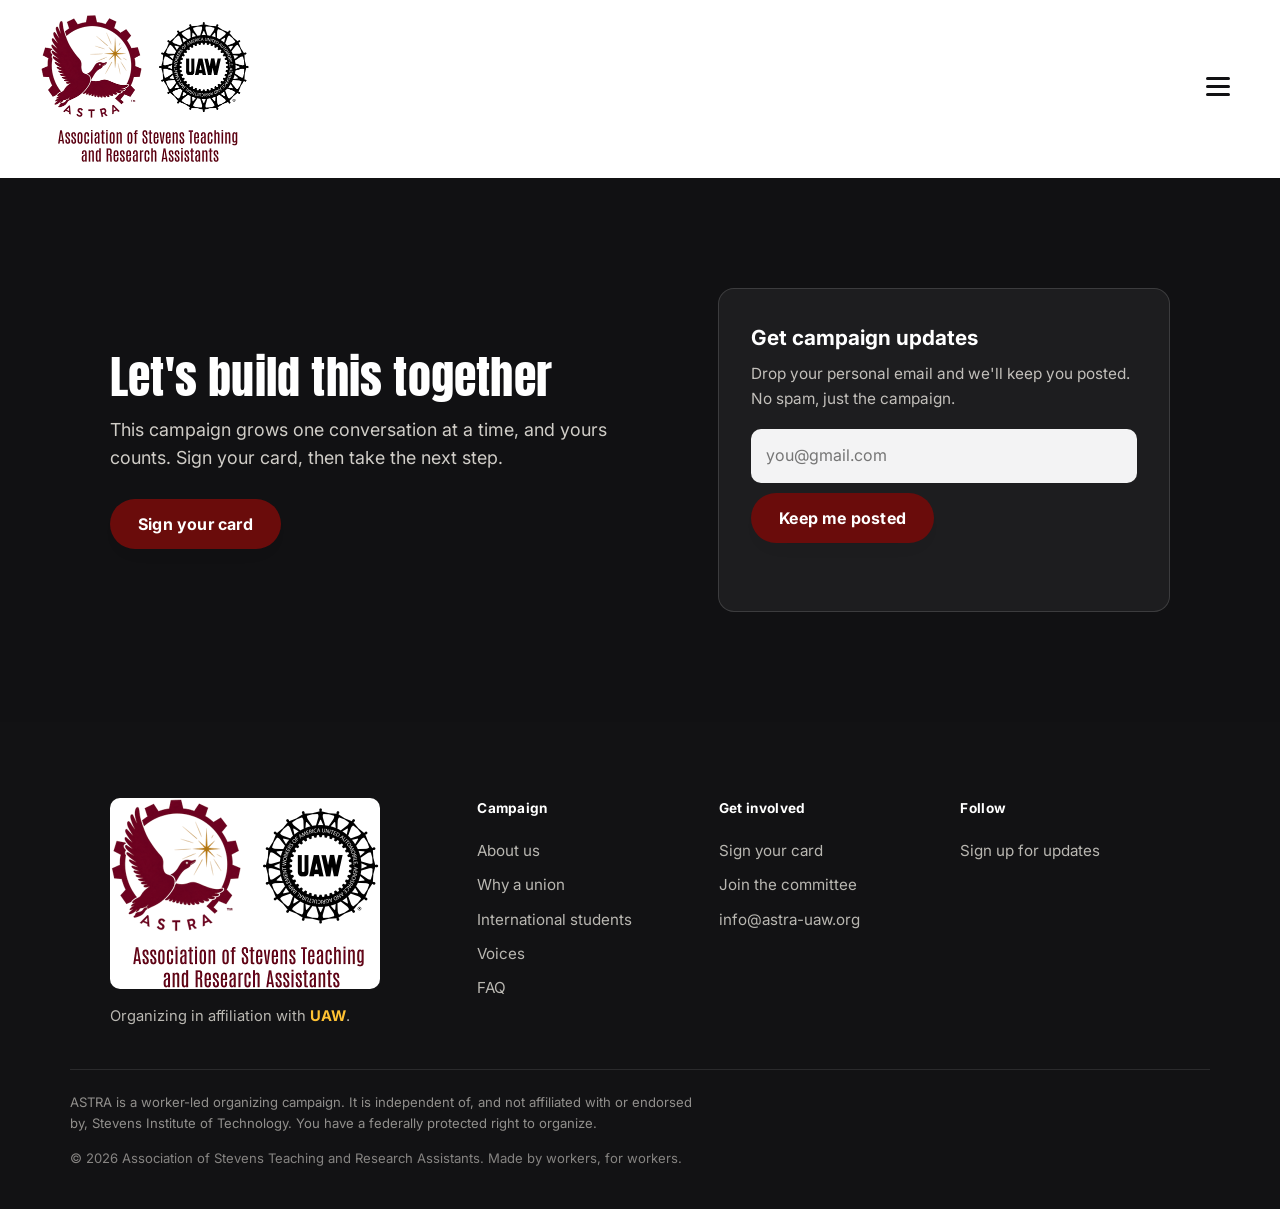
<file: get-involved.html>
<!DOCTYPE html>
<html lang="en">
<head>
  <meta charset="UTF-8" />
  <meta name="viewport" content="width=device-width, initial-scale=1.0" />
  <title>Get involved | ASTRA</title>
  <meta name="description" content="Sign your card, join the organizing committee, and get campaign updates." />
  <meta name="theme-color" content="#ffffff" />
  <link rel="preconnect" href="https://fonts.googleapis.com" />
  <link rel="preconnect" href="https://fonts.gstatic.com" crossorigin />
  <link href="https://fonts.googleapis.com/css2?family=Anton&family=Cinzel:wght@500;600;700&family=Inter:wght@400;500;600;700;800&display=swap" rel="stylesheet" />
  <link rel="stylesheet" href="styles.css" />
  <link rel="icon" href="assets/favicon.png" />
  <script>document.documentElement.classList.add('js');</script>
</head>
<body>
  <a class="skip-link" href="#main">Skip to content</a>
  <header class="site-header" id="top">
    <nav class="nav container" aria-label="Primary">
      <a class="brand" href="index.html" aria-label="ASTRA home">
        <span class="brand__mark" aria-hidden="true">
          <img class="brand__logo" src="assets/logo.png" alt="" onload="this.closest('.brand__mark').classList.add('has-logo')" onerror="this.style.display='none'" />
          <!-- Open-hand repulsor mark -->
          <svg viewBox="0 0 24 24" width="22" height="22" aria-hidden="true">
            <defs>
              <radialGradient id="rp1" cx="50%" cy="50%" r="50%">
                <stop offset="0%" stop-color="#ffffff"/>
                <stop offset="40%" stop-color="#ffe3a0"/>
                <stop offset="75%" stop-color="#ffc233" stop-opacity=".55"/>
                <stop offset="100%" stop-color="#ffc233" stop-opacity="0"/>
              </radialGradient>
            </defs>
            <g fill="currentColor">
              <rect x="5.7" y="3.9" width="2.1" height="8.4" rx="1.05" transform="rotate(-17 6.75 12.2)"/>
              <rect x="9.0" y="2.2" width="2.1" height="9.8" rx="1.05" transform="rotate(-5 10.05 12)"/>
              <rect x="12.2" y="2.5" width="2.1" height="9.5" rx="1.05" transform="rotate(6 13.25 12)"/>
              <rect x="15.1" y="4.2" width="2.05" height="7.9" rx="1.02" transform="rotate(17 16.1 12)"/>
              <rect x="1.8" y="10.0" width="2.2" height="6.4" rx="1.1" transform="rotate(-50 2.9 13.2)"/>
              <path d="M7.2 9.8h8.8a1.75 1.75 0 0 1 1.75 1.75v3.1a6.15 6.15 0 0 1-6.15 6.15A6.15 6.15 0 0 1 5.45 14.65v-3.1A1.75 1.75 0 0 1 7.2 9.8Z"/>
            </g>
            <circle class="repulsor-halo" cx="11.6" cy="14.6" r="5.6" fill="url(#rp1)"/>
            <circle cx="11.6" cy="14.6" r="2.7" fill="#5a0a09"/>
            <circle cx="11.6" cy="14.6" r="2.15" fill="#ffe3a0"/>
            <circle class="repulsor-core" cx="11.6" cy="14.6" r="1.35" fill="#ffffff"/>
          </svg>
        </span>
        <span class="brand__text">
          <strong>ASTRA</strong>
        </span>
      </a>

      <button class="nav__toggle" aria-expanded="false" aria-controls="nav-links" aria-label="Open menu">
        <span></span><span></span><span></span>
      </button>

      <div class="nav__links" id="nav-links">
        <a class="nav__link" href="index.html">Home</a>
        <a class="nav__link" href="index.html#about">About</a>
        <a class="nav__link" href="index.html#issues">Why we're organizing</a>
        <a class="nav__link" href="who-we-are.html">Testimonials</a>
        <a class="nav__link" href="international.html">International students</a>
        <a class="nav__link" href="faq.html">FAQ</a>
        <a class="nav__link" href="meet-lincoln.html">Meet Lincoln</a>
        <a class="nav__cta" href="sign-card.html">Sign your card</a>
      </div>
    </nav>
  </header>
  <main id="main">
<section class="section involved" id="involved">
      <div class="container">
        <div class="involved__grid">
          <div class="involved__copy reveal">
            <h2 class="section__title section__title--light">Let's build this together</h2>
            <p class="involved__lede">This campaign grows one conversation at a time, and yours counts. Sign your card, then take the next step.</p>
            <div class="involved__actions">
              <a class="btn btn--primary" href="sign-card.html">Sign your card</a>
            </div>
          </div>

          <!-- CUSTOMIZE: connect this email signup to your list provider -->
          <form class="involved__signup reveal" id="listForm" novalidate>
            <h3>Get campaign updates</h3>
            <p>Drop your personal email and we'll keep you posted. No spam, just the campaign.</p>
            <div class="signup__row">
              <input id="l-email" name="email" type="email" placeholder="you@gmail.com" aria-label="Your email" required />
              <button class="btn btn--primary" type="submit">Keep me posted</button>
            </div>
            <p class="form__note" id="listNote" role="status" aria-live="polite"></p>
          </form>
        </div>
      </div>
    </section>
  </main>
  <footer class="footer">
    <div class="container footer__grid">
      <div class="footer__brand">
        <span class="brand brand--footer">
          <span class="brand__mark" aria-hidden="true">
          <img class="brand__logo" src="assets/logo-footer.png" alt="" onload="this.closest('.brand__mark').classList.add('has-logo')" onerror="this.style.display='none'" />
            <svg viewBox="0 0 24 24" width="20" height="20" aria-hidden="true">
              <defs>
                <radialGradient id="rp2" cx="50%" cy="50%" r="50%">
                  <stop offset="0%" stop-color="#ffffff"/>
                  <stop offset="40%" stop-color="#ffe3a0"/>
                  <stop offset="75%" stop-color="#ffc233" stop-opacity=".55"/>
                  <stop offset="100%" stop-color="#ffc233" stop-opacity="0"/>
                </radialGradient>
              </defs>
              <g fill="currentColor">
                <rect x="5.7" y="3.9" width="2.1" height="8.4" rx="1.05" transform="rotate(-17 6.75 12.2)"/>
                <rect x="9.0" y="2.2" width="2.1" height="9.8" rx="1.05" transform="rotate(-5 10.05 12)"/>
                <rect x="12.2" y="2.5" width="2.1" height="9.5" rx="1.05" transform="rotate(6 13.25 12)"/>
                <rect x="15.1" y="4.2" width="2.05" height="7.9" rx="1.02" transform="rotate(17 16.1 12)"/>
                <rect x="1.8" y="10.0" width="2.2" height="6.4" rx="1.1" transform="rotate(-50 2.9 13.2)"/>
                <path d="M7.2 9.8h8.8a1.75 1.75 0 0 1 1.75 1.75v3.1a6.15 6.15 0 0 1-6.15 6.15A6.15 6.15 0 0 1 5.45 14.65v-3.1A1.75 1.75 0 0 1 7.2 9.8Z"/>
              </g>
              <circle class="repulsor-halo" cx="11.6" cy="14.6" r="5.6" fill="url(#rp2)"/>
              <circle cx="11.6" cy="14.6" r="2.7" fill="#5a0a09"/>
              <circle cx="11.6" cy="14.6" r="2.15" fill="#ffe3a0"/>
              <circle class="repulsor-core" cx="11.6" cy="14.6" r="1.35" fill="#ffffff"/>
            </svg>
          </span>
          <span class="brand__text"><strong>ASTRA</strong></span>
        </span>
        <p class="footer__aff">
          <!-- CUSTOMIZE: [UNION AFFILIATION] -->
          Organizing in affiliation with <strong>UAW</strong>.
        </p>
      </div>

      <nav class="footer__col" aria-label="Site">
        <h4>Campaign</h4>
        <a href="index.html#about">About us</a>
        <a href="index.html#issues">Why a union</a>
        <a href="international.html">International students</a>
        <a href="who-we-are.html#voices">Voices</a>
        <a href="faq.html">FAQ</a>
      </nav>

      <div class="footer__col">
        <h4>Get involved</h4>
        <a href="sign-card.html">Sign your card</a>
        <a href="sign-card.html#cardForm">Join the committee</a>
        <!-- CUSTOMIZE: [CONTACT] -->
        <a href="mailto:info@astra-uaw.org">info@astra-uaw.org</a>
      </div>

      <div class="footer__col">
        <h4>Follow</h4>
        <!-- CUSTOMIZE social links -->
        <!-- <a href="#" rel="noopener">Instagram</a> -->
        <!-- <a href="#" rel="noopener">Bluesky</a> -->
        <a href="get-involved.html#listForm">Sign up for updates</a>
      </div>
    </div>

    <div class="container footer__bottom">
      <p class="footer__disclaimer">
        ASTRA is a worker-led organizing campaign. It is independent of, and not
        affiliated with or endorsed by, Stevens Institute of Technology. You have
        a federally protected right to organize.
      </p>
      <p class="footer__copy">© <span id="year">2026</span> Association of Stevens Teaching and Research Assistants. Made by workers, for workers.</p>
    </div>
  </footer>
  <script src="script.js" defer></script>
</body>
</html>
</file>
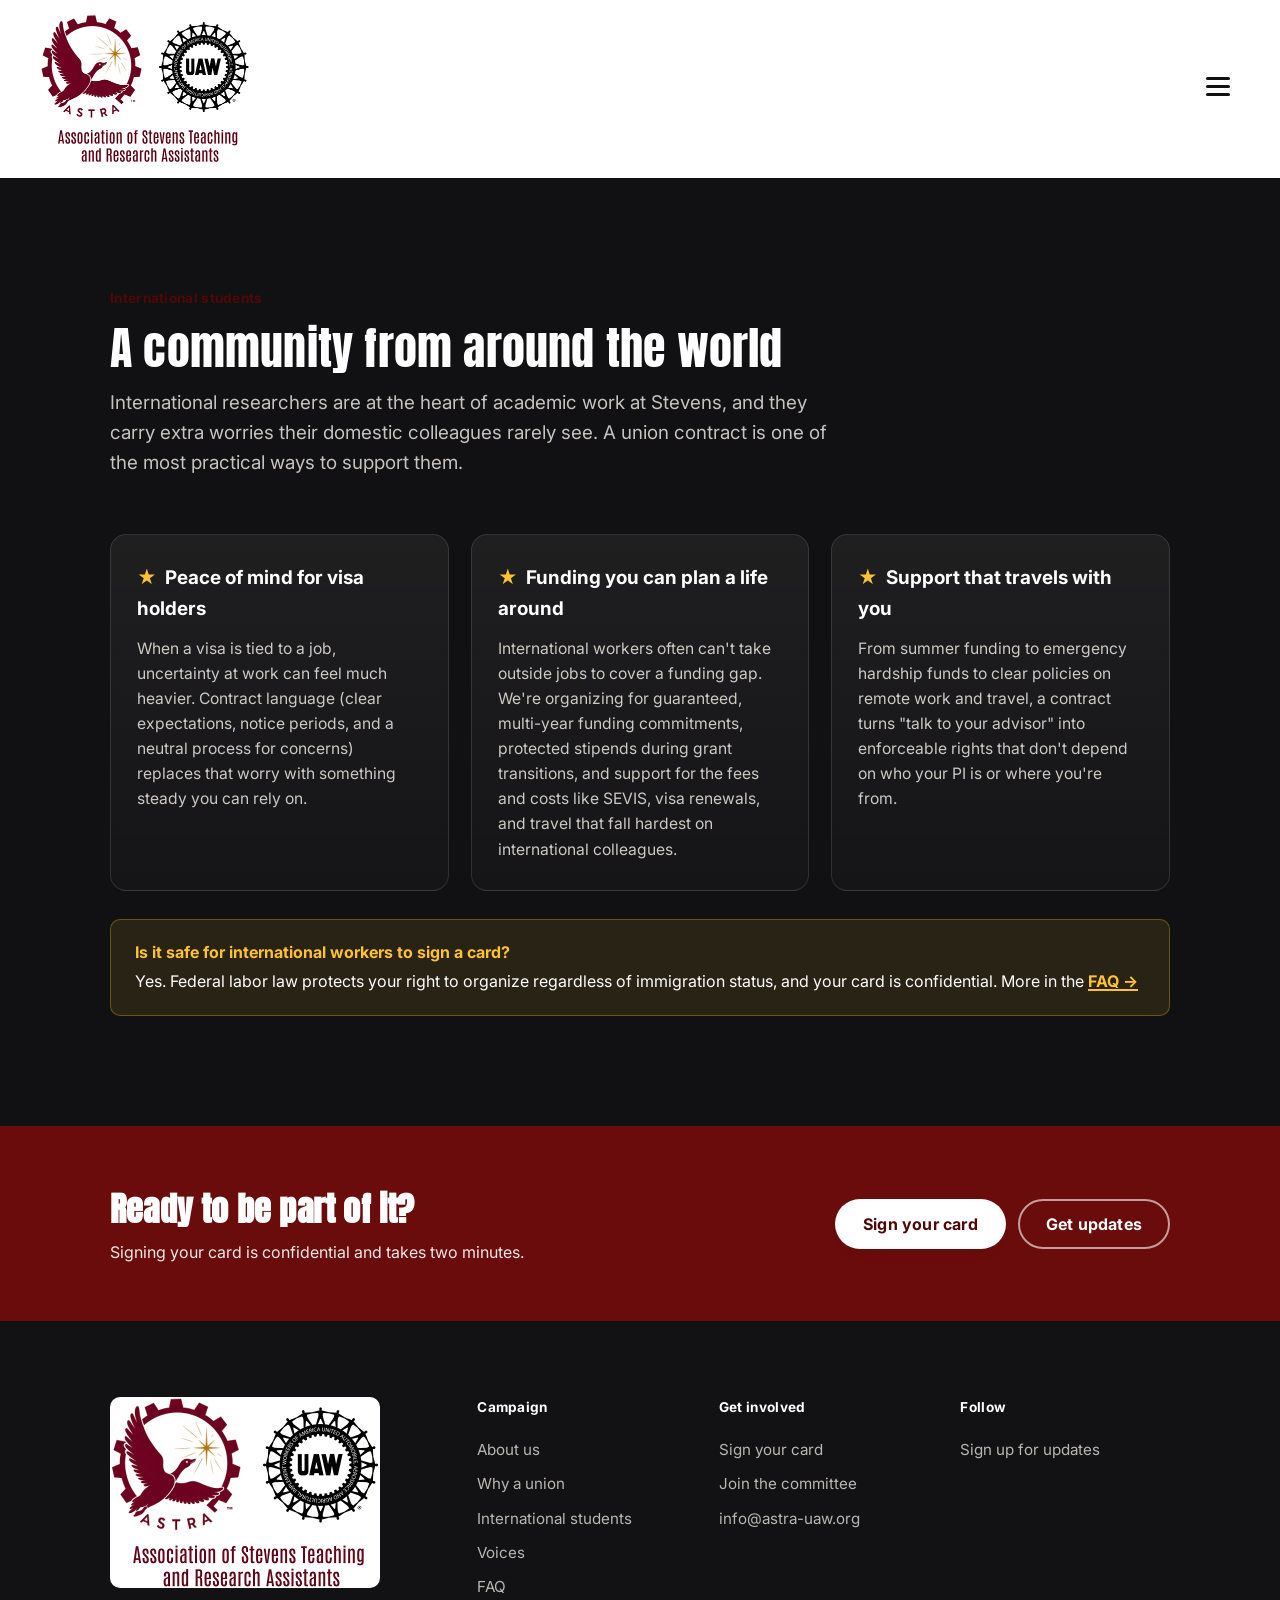
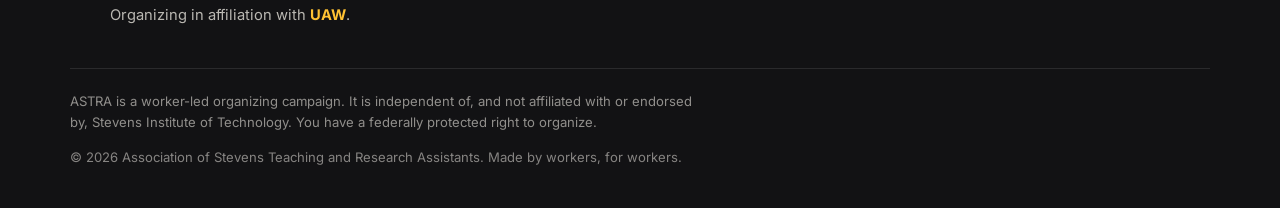
<file: international.html>
<!DOCTYPE html>
<html lang="en">
<head>
  <meta charset="UTF-8" />
  <meta name="viewport" content="width=device-width, initial-scale=1.0" />
  <title>International students | ASTRA</title>
  <meta name="description" content="How a union contract protects international workers and secures research funding." />
  <meta name="theme-color" content="#ffffff" />
  <link rel="preconnect" href="https://fonts.googleapis.com" />
  <link rel="preconnect" href="https://fonts.gstatic.com" crossorigin />
  <link href="https://fonts.googleapis.com/css2?family=Anton&family=Cinzel:wght@500;600;700&family=Inter:wght@400;500;600;700;800&display=swap" rel="stylesheet" />
  <link rel="stylesheet" href="styles.css" />
  <link rel="icon" href="assets/favicon.png" />
  <script>document.documentElement.classList.add('js');</script>
</head>
<body>
  <a class="skip-link" href="#main">Skip to content</a>
  <header class="site-header" id="top">
    <nav class="nav container" aria-label="Primary">
      <a class="brand" href="index.html" aria-label="ASTRA home">
        <span class="brand__mark" aria-hidden="true">
          <img class="brand__logo" src="assets/logo.png" alt="" onload="this.closest('.brand__mark').classList.add('has-logo')" onerror="this.style.display='none'" />
          <!-- Open-hand repulsor mark -->
          <svg viewBox="0 0 24 24" width="22" height="22" aria-hidden="true">
            <defs>
              <radialGradient id="rp1" cx="50%" cy="50%" r="50%">
                <stop offset="0%" stop-color="#ffffff"/>
                <stop offset="40%" stop-color="#ffe3a0"/>
                <stop offset="75%" stop-color="#ffc233" stop-opacity=".55"/>
                <stop offset="100%" stop-color="#ffc233" stop-opacity="0"/>
              </radialGradient>
            </defs>
            <g fill="currentColor">
              <rect x="5.7" y="3.9" width="2.1" height="8.4" rx="1.05" transform="rotate(-17 6.75 12.2)"/>
              <rect x="9.0" y="2.2" width="2.1" height="9.8" rx="1.05" transform="rotate(-5 10.05 12)"/>
              <rect x="12.2" y="2.5" width="2.1" height="9.5" rx="1.05" transform="rotate(6 13.25 12)"/>
              <rect x="15.1" y="4.2" width="2.05" height="7.9" rx="1.02" transform="rotate(17 16.1 12)"/>
              <rect x="1.8" y="10.0" width="2.2" height="6.4" rx="1.1" transform="rotate(-50 2.9 13.2)"/>
              <path d="M7.2 9.8h8.8a1.75 1.75 0 0 1 1.75 1.75v3.1a6.15 6.15 0 0 1-6.15 6.15A6.15 6.15 0 0 1 5.45 14.65v-3.1A1.75 1.75 0 0 1 7.2 9.8Z"/>
            </g>
            <circle class="repulsor-halo" cx="11.6" cy="14.6" r="5.6" fill="url(#rp1)"/>
            <circle cx="11.6" cy="14.6" r="2.7" fill="#5a0a09"/>
            <circle cx="11.6" cy="14.6" r="2.15" fill="#ffe3a0"/>
            <circle class="repulsor-core" cx="11.6" cy="14.6" r="1.35" fill="#ffffff"/>
          </svg>
        </span>
        <span class="brand__text">
          <strong>ASTRA</strong>
        </span>
      </a>

      <button class="nav__toggle" aria-expanded="false" aria-controls="nav-links" aria-label="Open menu">
        <span></span><span></span><span></span>
      </button>

      <div class="nav__links" id="nav-links">
        <a class="nav__link" href="index.html">Home</a>
        <a class="nav__link" href="index.html#about">About</a>
        <a class="nav__link" href="index.html#issues">Why we're organizing</a>
        <a class="nav__link" href="who-we-are.html">Testimonials</a>
        <a class="nav__link" href="international.html" aria-current="page">International students</a>
        <a class="nav__link" href="faq.html">FAQ</a>
        <a class="nav__link" href="meet-lincoln.html">Meet Lincoln</a>
        <a class="nav__cta" href="sign-card.html">Sign your card</a>
      </div>
    </nav>
  </header>
  <main id="main">
<section class="section intl" id="international">
      <div class="container">
        <div class="section__head reveal">
          <p class="section__eyebrow">International students</p>
          <h2 class="section__title">A community from around the world</h2>
          <p class="section__intro">
            International researchers are at the heart of academic work at Stevens, and they carry extra worries their domestic colleagues rarely see. A union contract is one of the most practical ways to support them.
          </p>
        </div>

        <div class="intl__grid">
          <article class="intl__card reveal">
            <h3>Peace of mind for visa holders</h3>
            <p>
              When a visa is tied to a job, uncertainty at work can feel much
              heavier. Contract language (clear expectations, notice periods,
              and a neutral process for concerns) replaces that worry with
              something steady you can rely on.
            </p>
          </article>
          <article class="intl__card reveal">
            <h3>Funding you can plan a life around</h3>
            <p>
              International workers often can't take outside jobs to cover a
              funding gap. We're organizing for guaranteed, multi-year funding
              commitments, protected stipends during grant transitions, and
              support for the fees and costs like SEVIS, visa renewals, and travel
              that fall hardest on international colleagues.
            </p>
          </article>
          <article class="intl__card reveal">
            <h3>Support that travels with you</h3>
            <p>
              From summer funding to emergency hardship funds to clear policies on
              remote work and travel, a contract turns "talk to your advisor" into
              enforceable rights that don't depend on who your PI is or where
              you're from.
            </p>
          </article>
        </div>

        <div class="intl__note reveal">
          <strong>Is it safe for international workers to sign a card?</strong>
          Yes. Federal labor law protects your right to organize regardless of
          immigration status, and your card is confidential. More in the
          <a href="faq.html">FAQ&nbsp;&rarr;</a>
        </div>
      </div>
    </section>
    <section class="cta-band">
      <div class="container cta-band__inner">
        <div>
          <h2 class="cta-band__title">Ready to be part of it?</h2>
          <p class="cta-band__text">Signing your card is confidential and takes two minutes.</p>
        </div>
        <div class="cta-band__actions">
          <a class="btn btn--light" href="sign-card.html">Sign your card</a>
          <a class="btn btn--outline" href="get-involved.html#listForm">Get updates</a>
        </div>
      </div>
    </section>
  </main>
  <footer class="footer">
    <div class="container footer__grid">
      <div class="footer__brand">
        <span class="brand brand--footer">
          <span class="brand__mark" aria-hidden="true">
          <img class="brand__logo" src="assets/logo-footer.png" alt="" onload="this.closest('.brand__mark').classList.add('has-logo')" onerror="this.style.display='none'" />
            <svg viewBox="0 0 24 24" width="20" height="20" aria-hidden="true">
              <defs>
                <radialGradient id="rp2" cx="50%" cy="50%" r="50%">
                  <stop offset="0%" stop-color="#ffffff"/>
                  <stop offset="40%" stop-color="#ffe3a0"/>
                  <stop offset="75%" stop-color="#ffc233" stop-opacity=".55"/>
                  <stop offset="100%" stop-color="#ffc233" stop-opacity="0"/>
                </radialGradient>
              </defs>
              <g fill="currentColor">
                <rect x="5.7" y="3.9" width="2.1" height="8.4" rx="1.05" transform="rotate(-17 6.75 12.2)"/>
                <rect x="9.0" y="2.2" width="2.1" height="9.8" rx="1.05" transform="rotate(-5 10.05 12)"/>
                <rect x="12.2" y="2.5" width="2.1" height="9.5" rx="1.05" transform="rotate(6 13.25 12)"/>
                <rect x="15.1" y="4.2" width="2.05" height="7.9" rx="1.02" transform="rotate(17 16.1 12)"/>
                <rect x="1.8" y="10.0" width="2.2" height="6.4" rx="1.1" transform="rotate(-50 2.9 13.2)"/>
                <path d="M7.2 9.8h8.8a1.75 1.75 0 0 1 1.75 1.75v3.1a6.15 6.15 0 0 1-6.15 6.15A6.15 6.15 0 0 1 5.45 14.65v-3.1A1.75 1.75 0 0 1 7.2 9.8Z"/>
              </g>
              <circle class="repulsor-halo" cx="11.6" cy="14.6" r="5.6" fill="url(#rp2)"/>
              <circle cx="11.6" cy="14.6" r="2.7" fill="#5a0a09"/>
              <circle cx="11.6" cy="14.6" r="2.15" fill="#ffe3a0"/>
              <circle class="repulsor-core" cx="11.6" cy="14.6" r="1.35" fill="#ffffff"/>
            </svg>
          </span>
          <span class="brand__text"><strong>ASTRA</strong></span>
        </span>
        <p class="footer__aff">
          <!-- CUSTOMIZE: [UNION AFFILIATION] -->
          Organizing in affiliation with <strong>UAW</strong>.
        </p>
      </div>

      <nav class="footer__col" aria-label="Site">
        <h4>Campaign</h4>
        <a href="index.html#about">About us</a>
        <a href="index.html#issues">Why a union</a>
        <a href="international.html">International students</a>
        <a href="who-we-are.html#voices">Voices</a>
        <a href="faq.html">FAQ</a>
      </nav>

      <div class="footer__col">
        <h4>Get involved</h4>
        <a href="sign-card.html">Sign your card</a>
        <a href="sign-card.html#cardForm">Join the committee</a>
        <!-- CUSTOMIZE: [CONTACT] -->
        <a href="mailto:info@astra-uaw.org">info@astra-uaw.org</a>
      </div>

      <div class="footer__col">
        <h4>Follow</h4>
        <!-- CUSTOMIZE social links -->
        <!-- <a href="#" rel="noopener">Instagram</a> -->
        <!-- <a href="#" rel="noopener">Bluesky</a> -->
        <a href="get-involved.html#listForm">Sign up for updates</a>
      </div>
    </div>

    <div class="container footer__bottom">
      <p class="footer__disclaimer">
        ASTRA is a worker-led organizing campaign. It is independent of, and not
        affiliated with or endorsed by, Stevens Institute of Technology. You have
        a federally protected right to organize.
      </p>
      <p class="footer__copy">© <span id="year">2026</span> Association of Stevens Teaching and Research Assistants. Made by workers, for workers.</p>
    </div>
  </footer>
  <script src="script.js" defer></script>
</body>
</html>
</file>
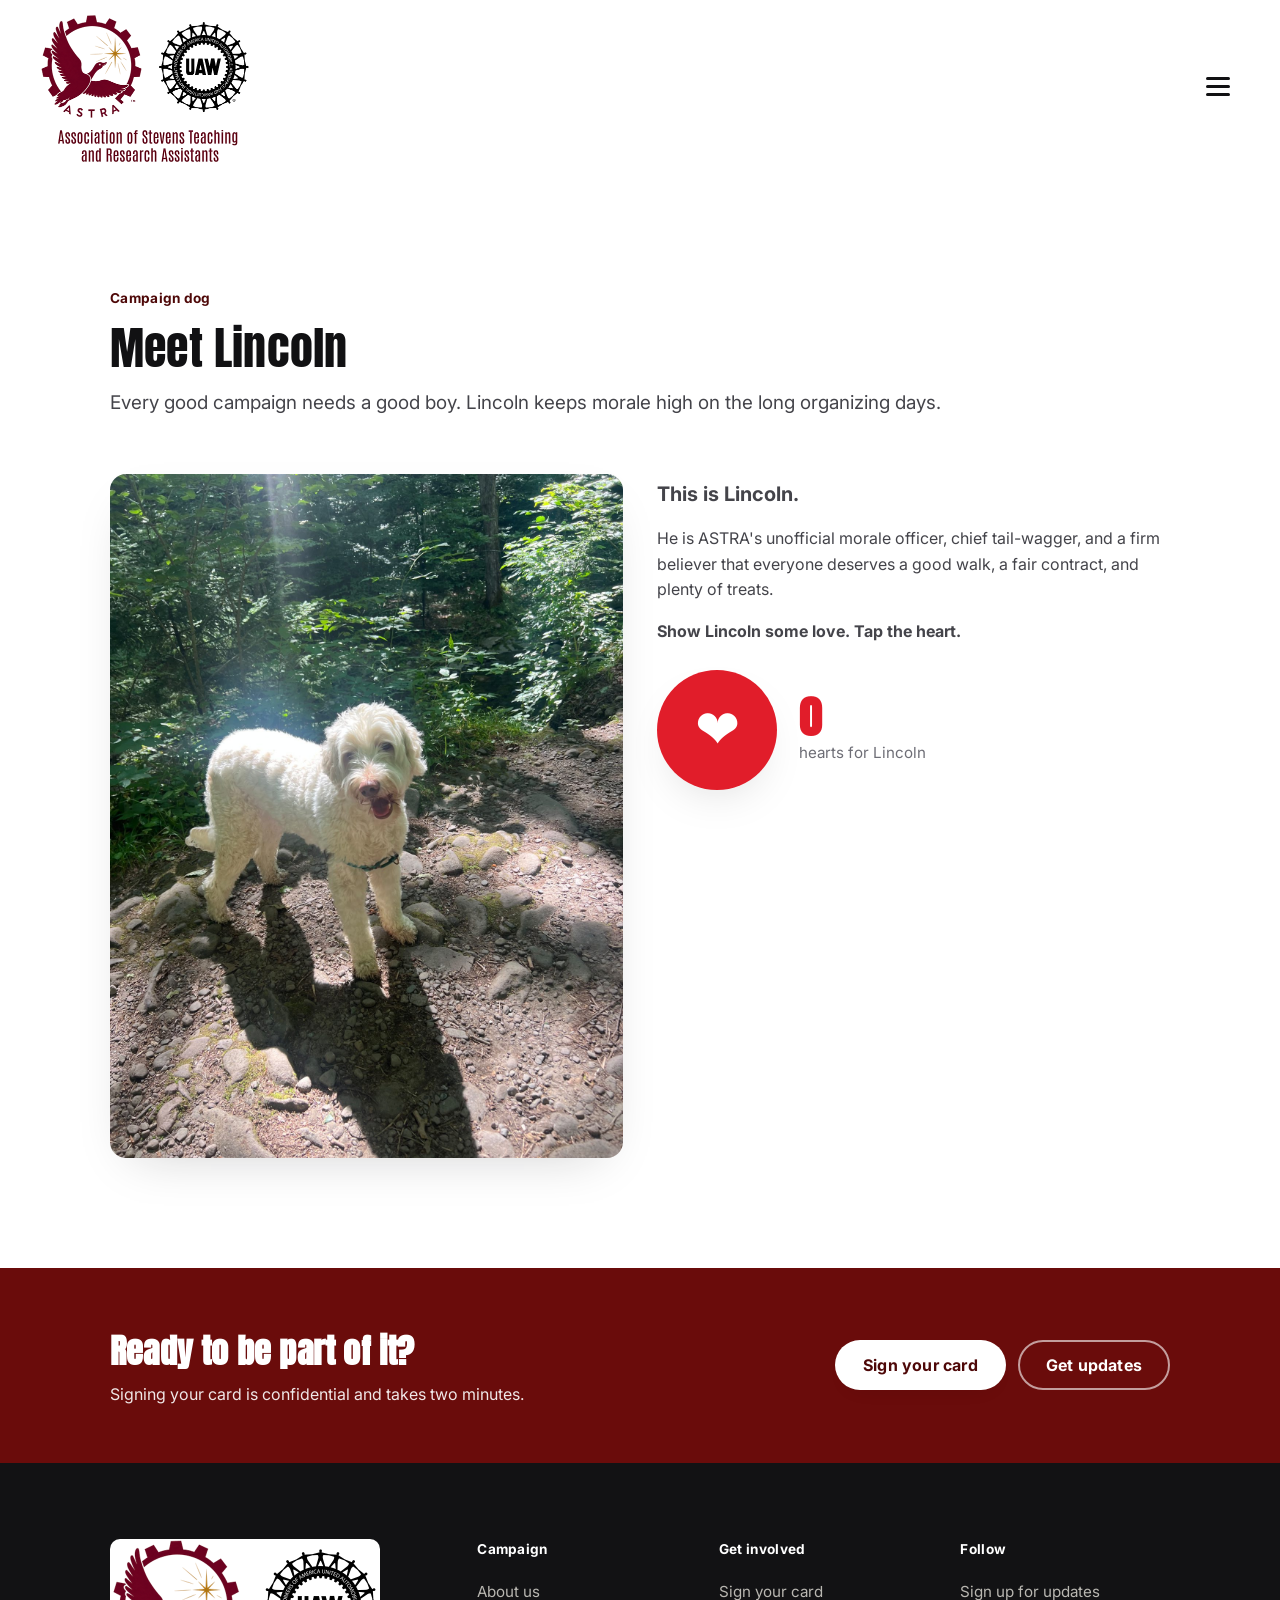
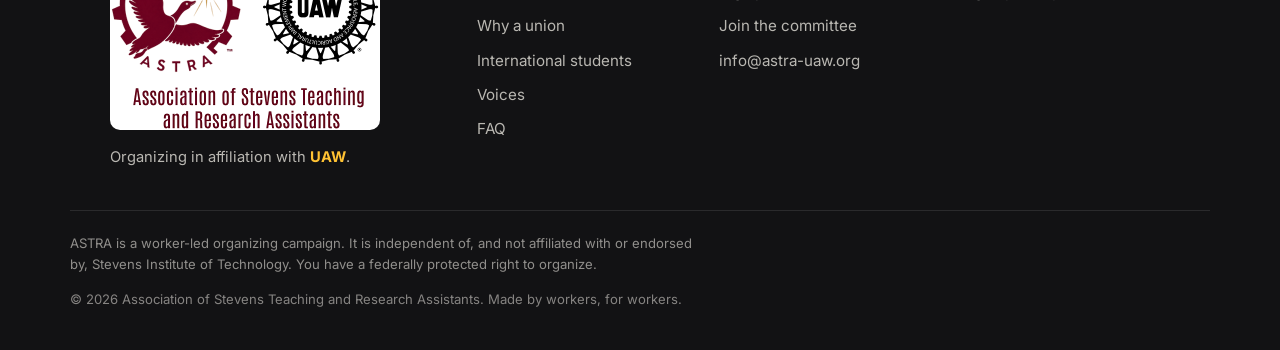
<file: meet-lincoln.html>
<!DOCTYPE html>
<html lang="en">
<head>
  <meta charset="UTF-8" />
  <meta name="viewport" content="width=device-width, initial-scale=1.0" />
  <title>Meet Lincoln | ASTRA</title>
  <meta name="description" content="Meet Lincoln, ASTRA's campaign dog and chief morale officer. Give him some love." />
  <meta name="theme-color" content="#ffffff" />
  <link rel="preconnect" href="https://fonts.googleapis.com" />
  <link rel="preconnect" href="https://fonts.gstatic.com" crossorigin />
  <link href="https://fonts.googleapis.com/css2?family=Anton&family=Cinzel:wght@500;600;700&family=Inter:wght@400;500;600;700;800&display=swap" rel="stylesheet" />
  <link rel="stylesheet" href="styles.css" />
  <link rel="icon" href="assets/favicon.png" />
  <script>document.documentElement.classList.add('js');</script>
</head>
<body>
  <a class="skip-link" href="#main">Skip to content</a>
  <header class="site-header" id="top">
    <nav class="nav container" aria-label="Primary">
      <a class="brand" href="index.html" aria-label="ASTRA home">
        <span class="brand__mark" aria-hidden="true">
          <img class="brand__logo" src="assets/logo.png" alt="" onload="this.closest('.brand__mark').classList.add('has-logo')" onerror="this.style.display='none'" />
          <!-- Open-hand repulsor mark -->
          <svg viewBox="0 0 24 24" width="22" height="22" aria-hidden="true">
            <defs>
              <radialGradient id="rp1" cx="50%" cy="50%" r="50%">
                <stop offset="0%" stop-color="#ffffff"/>
                <stop offset="40%" stop-color="#ffe3a0"/>
                <stop offset="75%" stop-color="#ffc233" stop-opacity=".55"/>
                <stop offset="100%" stop-color="#ffc233" stop-opacity="0"/>
              </radialGradient>
            </defs>
            <g fill="currentColor">
              <rect x="5.7" y="3.9" width="2.1" height="8.4" rx="1.05" transform="rotate(-17 6.75 12.2)"/>
              <rect x="9.0" y="2.2" width="2.1" height="9.8" rx="1.05" transform="rotate(-5 10.05 12)"/>
              <rect x="12.2" y="2.5" width="2.1" height="9.5" rx="1.05" transform="rotate(6 13.25 12)"/>
              <rect x="15.1" y="4.2" width="2.05" height="7.9" rx="1.02" transform="rotate(17 16.1 12)"/>
              <rect x="1.8" y="10.0" width="2.2" height="6.4" rx="1.1" transform="rotate(-50 2.9 13.2)"/>
              <path d="M7.2 9.8h8.8a1.75 1.75 0 0 1 1.75 1.75v3.1a6.15 6.15 0 0 1-6.15 6.15A6.15 6.15 0 0 1 5.45 14.65v-3.1A1.75 1.75 0 0 1 7.2 9.8Z"/>
            </g>
            <circle class="repulsor-halo" cx="11.6" cy="14.6" r="5.6" fill="url(#rp1)"/>
            <circle cx="11.6" cy="14.6" r="2.7" fill="#5a0a09"/>
            <circle cx="11.6" cy="14.6" r="2.15" fill="#ffe3a0"/>
            <circle class="repulsor-core" cx="11.6" cy="14.6" r="1.35" fill="#ffffff"/>
          </svg>
        </span>
        <span class="brand__text">
          <strong>ASTRA</strong>
        </span>
      </a>

      <button class="nav__toggle" aria-expanded="false" aria-controls="nav-links" aria-label="Open menu">
        <span></span><span></span><span></span>
      </button>

      <div class="nav__links" id="nav-links">
        <a class="nav__link" href="index.html">Home</a>
        <a class="nav__link" href="index.html#about">About</a>
        <a class="nav__link" href="index.html#issues">Why we're organizing</a>
        <a class="nav__link" href="who-we-are.html">Testimonials</a>
        <a class="nav__link" href="international.html">International students</a>
        <a class="nav__link" href="faq.html">FAQ</a>
        <a class="nav__link" href="meet-lincoln.html" aria-current="page">Meet Lincoln</a>
        <a class="nav__cta" href="sign-card.html">Sign your card</a>
      </div>
    </nav>
  </header>
  <main id="main">
<section class="section lincoln" id="lincoln">
      <div class="container">
        <div class="section__head reveal">
          <p class="section__eyebrow">Campaign dog</p>
          <h2 class="section__title">Meet Lincoln</h2>
          <p class="section__intro">Every good campaign needs a good boy. Lincoln keeps morale high on the long organizing days.</p>
        </div>
        <div class="lincoln__grid">
          <figure class="lincoln__photo reveal">
            <img src="assets/lincoln.jpg" alt="Lincoln, a happy white labradoodle, standing on a sunny forest trail" loading="lazy" />
          </figure>
          <div class="lincoln__card reveal">
            <p class="lead">This is Lincoln.</p>
            <p>He is ASTRA's unofficial morale officer, chief tail-wagger, and a firm believer that everyone deserves a good walk, a fair contract, and plenty of treats.</p>
            <p><strong>Show Lincoln some love. Tap the heart.</strong></p>
            <div class="heart">
              <button class="heart__btn" id="heartBtn" type="button" aria-label="Give Lincoln some love">
                <span class="heart__icon" aria-hidden="true">&#10084;</span>
              </button>
              <p class="heart__count"><strong id="heartCount">0</strong> <span>hearts for Lincoln</span></p>
            </div>
          </div>
        </div>
      </div>
      <script>
        (function () {
          var btn = document.getElementById('heartBtn');
          var out = document.getElementById('heartCount');
          if (!btn || !out) return;
          // Shared counter hosted by Abacus, works on any host and is the same for every visitor.
          var BASE = 'https://abacus.jasoncameron.dev';
          var NS = 'astra-uaw-lincoln-x7k2';
          var KEY = 'hearts';
          var LKEY = 'lincoln-hearts';
          var busy = false;
          function show(n) { out.textContent = n; }
          function localCount() { var n = parseInt(localStorage.getItem(LKEY) || '0', 10); return isNaN(n) ? 0 : n; }

          // Read the global total on load (does not increment).
          fetch(BASE + '/get/' + NS + '/' + KEY)
            .then(function (r) { return r.json(); })
            .then(function (d) { show(d && typeof d.value === 'number' ? d.value : 0); })
            .catch(function () { show(localCount()); });

          function pop() {
            btn.classList.remove('is-pop'); void btn.offsetWidth; btn.classList.add('is-pop');
            var f = document.createElement('span');
            f.className = 'heart__float'; f.setAttribute('aria-hidden', 'true'); f.innerHTML = '&#10084;';
            btn.appendChild(f); setTimeout(function () { f.remove(); }, 900);
          }

          btn.addEventListener('click', function () {
            pop();
            if (busy) return;
            busy = true;
            // Increment the shared global counter and show the new total.
            fetch(BASE + '/hit/' + NS + '/' + KEY)
              .then(function (r) { return r.json(); })
              .then(function (d) { if (d && typeof d.value === 'number') show(d.value); busy = false; })
              .catch(function () {
                var n = localCount() + 1; localStorage.setItem(LKEY, String(n)); show(n); busy = false;
              });
          });
        })();
      </script>
    </section>
    <section class="cta-band">
      <div class="container cta-band__inner">
        <div>
          <h2 class="cta-band__title">Ready to be part of it?</h2>
          <p class="cta-band__text">Signing your card is confidential and takes two minutes.</p>
        </div>
        <div class="cta-band__actions">
          <a class="btn btn--light" href="sign-card.html">Sign your card</a>
          <a class="btn btn--outline" href="get-involved.html#listForm">Get updates</a>
        </div>
      </div>
    </section>
  </main>
  <footer class="footer">
    <div class="container footer__grid">
      <div class="footer__brand">
        <span class="brand brand--footer">
          <span class="brand__mark" aria-hidden="true">
          <img class="brand__logo" src="assets/logo-footer.png" alt="" onload="this.closest('.brand__mark').classList.add('has-logo')" onerror="this.style.display='none'" />
            <svg viewBox="0 0 24 24" width="20" height="20" aria-hidden="true">
              <defs>
                <radialGradient id="rp2" cx="50%" cy="50%" r="50%">
                  <stop offset="0%" stop-color="#ffffff"/>
                  <stop offset="40%" stop-color="#ffe3a0"/>
                  <stop offset="75%" stop-color="#ffc233" stop-opacity=".55"/>
                  <stop offset="100%" stop-color="#ffc233" stop-opacity="0"/>
                </radialGradient>
              </defs>
              <g fill="currentColor">
                <rect x="5.7" y="3.9" width="2.1" height="8.4" rx="1.05" transform="rotate(-17 6.75 12.2)"/>
                <rect x="9.0" y="2.2" width="2.1" height="9.8" rx="1.05" transform="rotate(-5 10.05 12)"/>
                <rect x="12.2" y="2.5" width="2.1" height="9.5" rx="1.05" transform="rotate(6 13.25 12)"/>
                <rect x="15.1" y="4.2" width="2.05" height="7.9" rx="1.02" transform="rotate(17 16.1 12)"/>
                <rect x="1.8" y="10.0" width="2.2" height="6.4" rx="1.1" transform="rotate(-50 2.9 13.2)"/>
                <path d="M7.2 9.8h8.8a1.75 1.75 0 0 1 1.75 1.75v3.1a6.15 6.15 0 0 1-6.15 6.15A6.15 6.15 0 0 1 5.45 14.65v-3.1A1.75 1.75 0 0 1 7.2 9.8Z"/>
              </g>
              <circle class="repulsor-halo" cx="11.6" cy="14.6" r="5.6" fill="url(#rp2)"/>
              <circle cx="11.6" cy="14.6" r="2.7" fill="#5a0a09"/>
              <circle cx="11.6" cy="14.6" r="2.15" fill="#ffe3a0"/>
              <circle class="repulsor-core" cx="11.6" cy="14.6" r="1.35" fill="#ffffff"/>
            </svg>
          </span>
          <span class="brand__text"><strong>ASTRA</strong></span>
        </span>
        <p class="footer__aff">
          <!-- CUSTOMIZE: [UNION AFFILIATION] -->
          Organizing in affiliation with <strong>UAW</strong>.
        </p>
      </div>

      <nav class="footer__col" aria-label="Site">
        <h4>Campaign</h4>
        <a href="index.html#about">About us</a>
        <a href="index.html#issues">Why a union</a>
        <a href="international.html">International students</a>
        <a href="who-we-are.html#voices">Voices</a>
        <a href="faq.html">FAQ</a>
      </nav>

      <div class="footer__col">
        <h4>Get involved</h4>
        <a href="sign-card.html">Sign your card</a>
        <a href="sign-card.html#cardForm">Join the committee</a>
        <!-- CUSTOMIZE: [CONTACT] -->
        <a href="mailto:info@astra-uaw.org">info@astra-uaw.org</a>
      </div>

      <div class="footer__col">
        <h4>Follow</h4>
        <!-- CUSTOMIZE social links -->
        <!-- <a href="#" rel="noopener">Instagram</a> -->
        <!-- <a href="#" rel="noopener">Bluesky</a> -->
        <a href="get-involved.html#listForm">Sign up for updates</a>
      </div>
    </div>

    <div class="container footer__bottom">
      <p class="footer__disclaimer">
        ASTRA is a worker-led organizing campaign. It is independent of, and not
        affiliated with or endorsed by, Stevens Institute of Technology. You have
        a federally protected right to organize.
      </p>
      <p class="footer__copy">© <span id="year">2026</span> Association of Stevens Teaching and Research Assistants. Made by workers, for workers.</p>
    </div>
  </footer>
  <script src="script.js" defer></script>
</body>
</html>
</file>
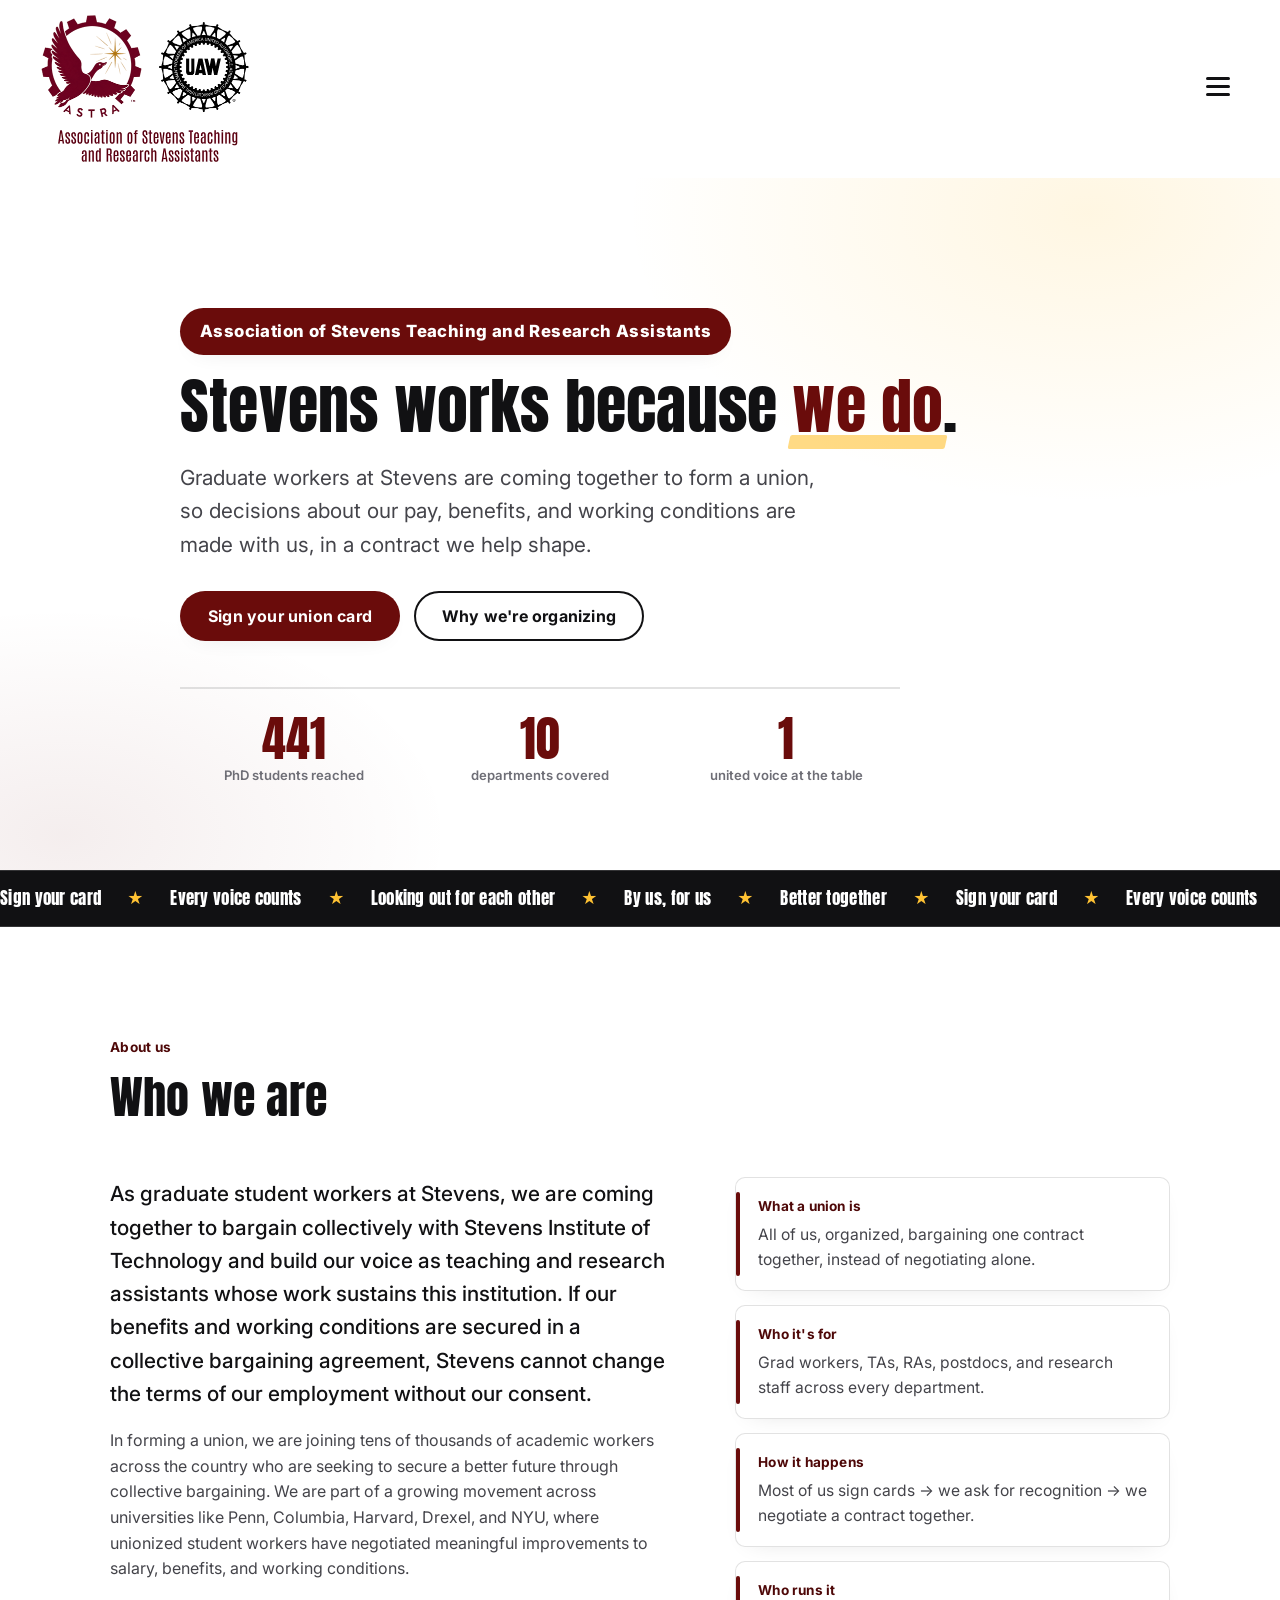
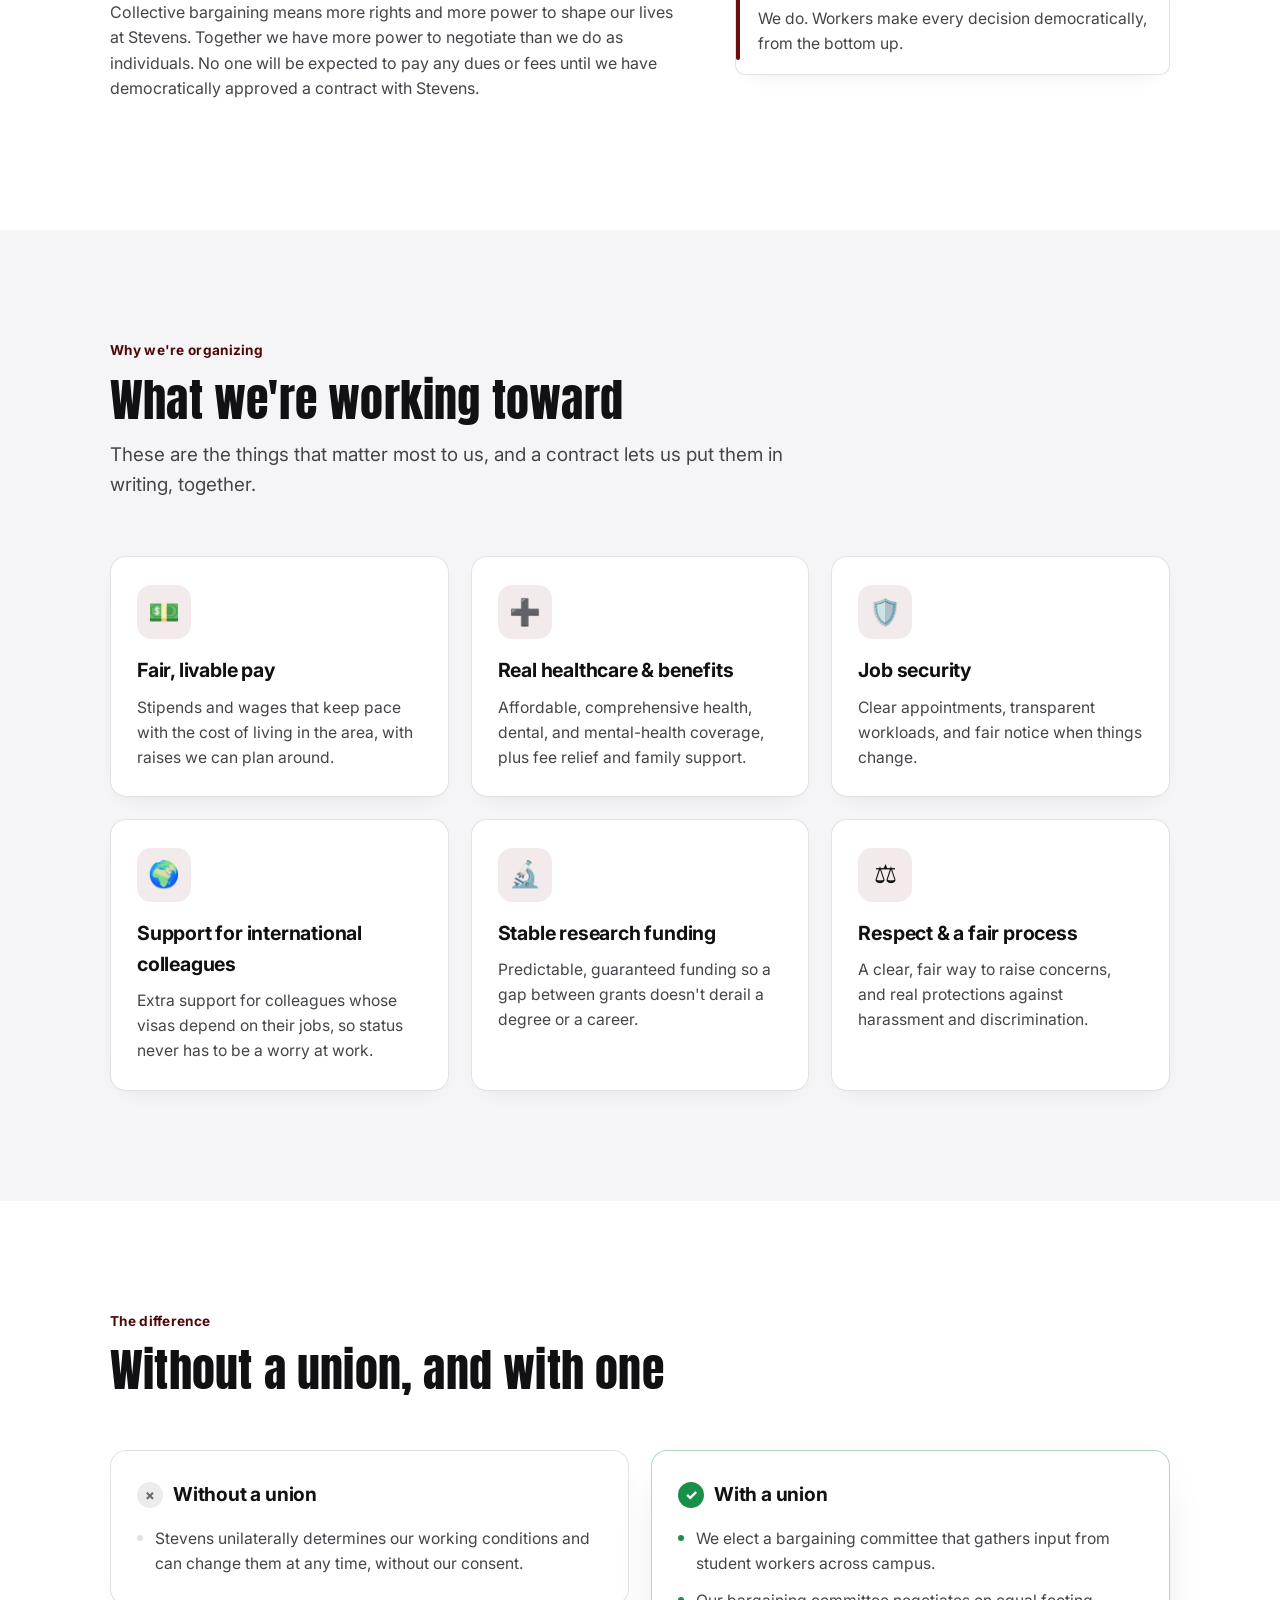
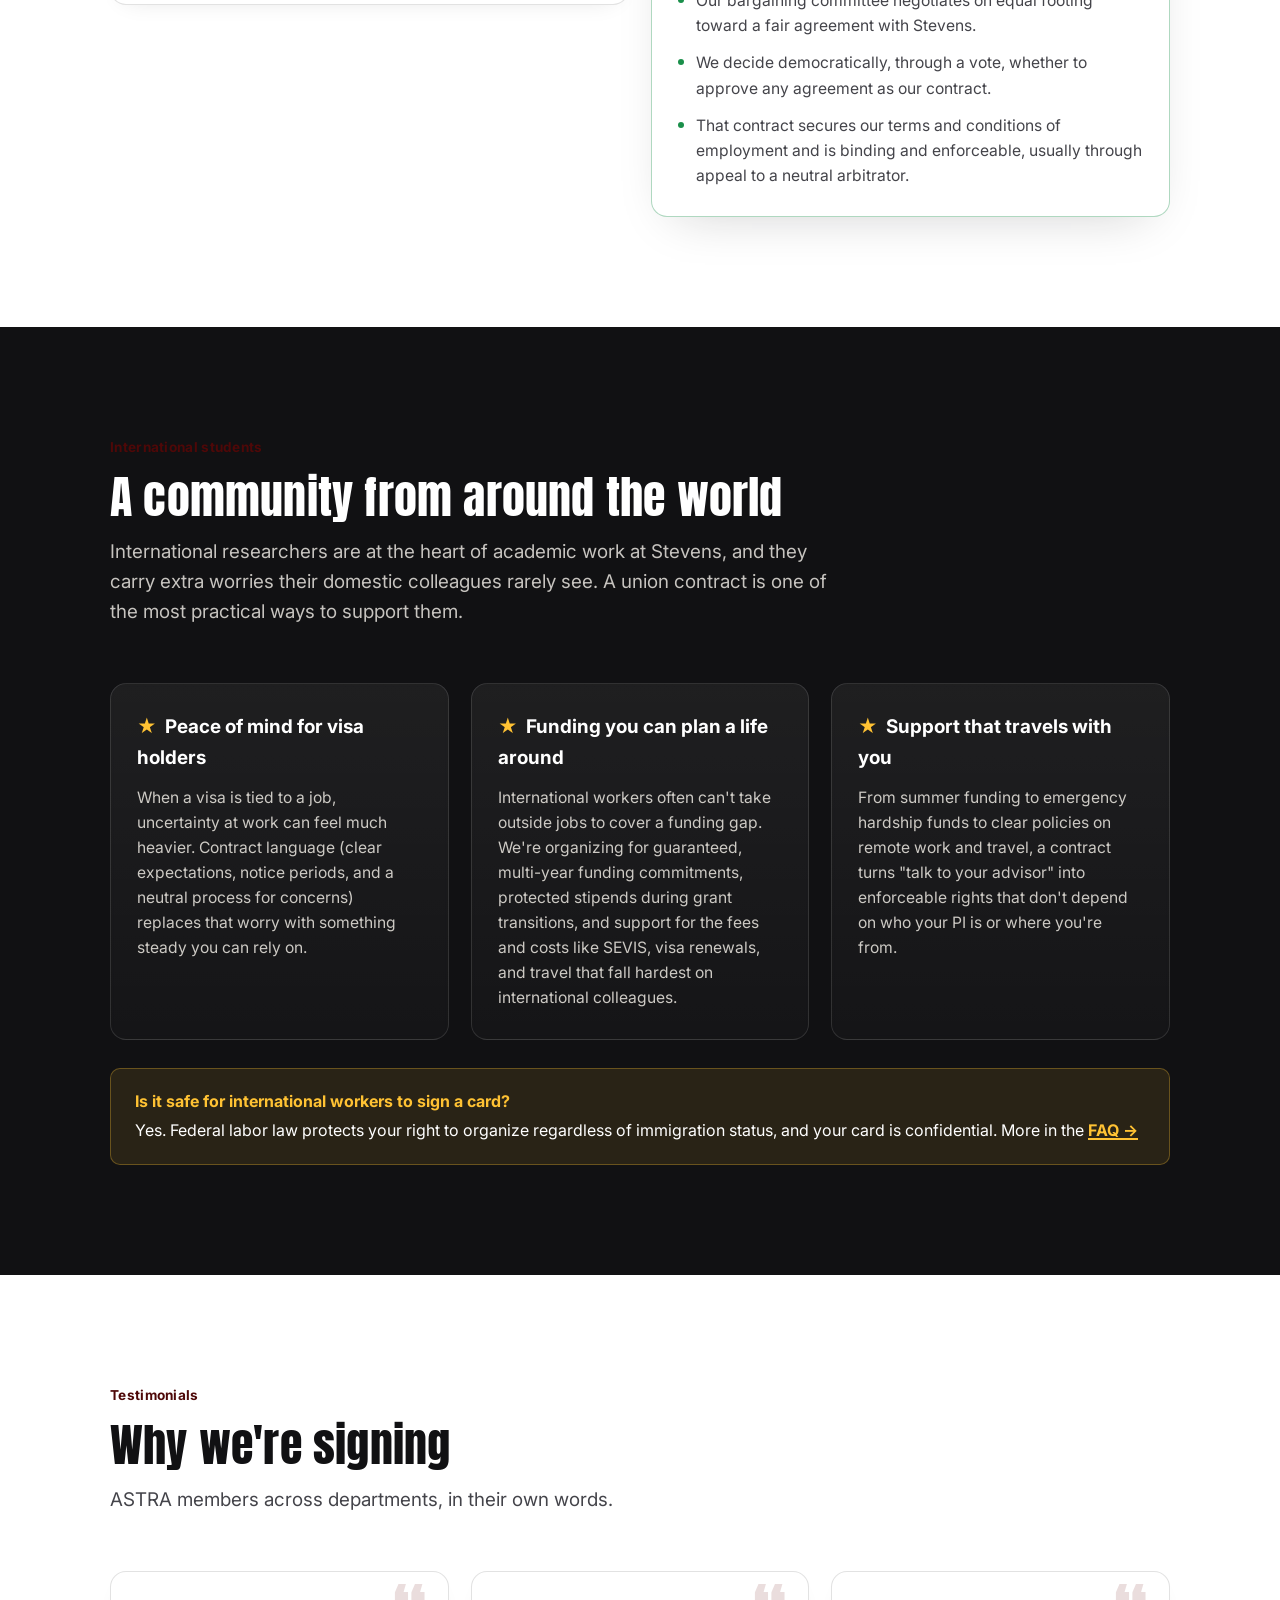
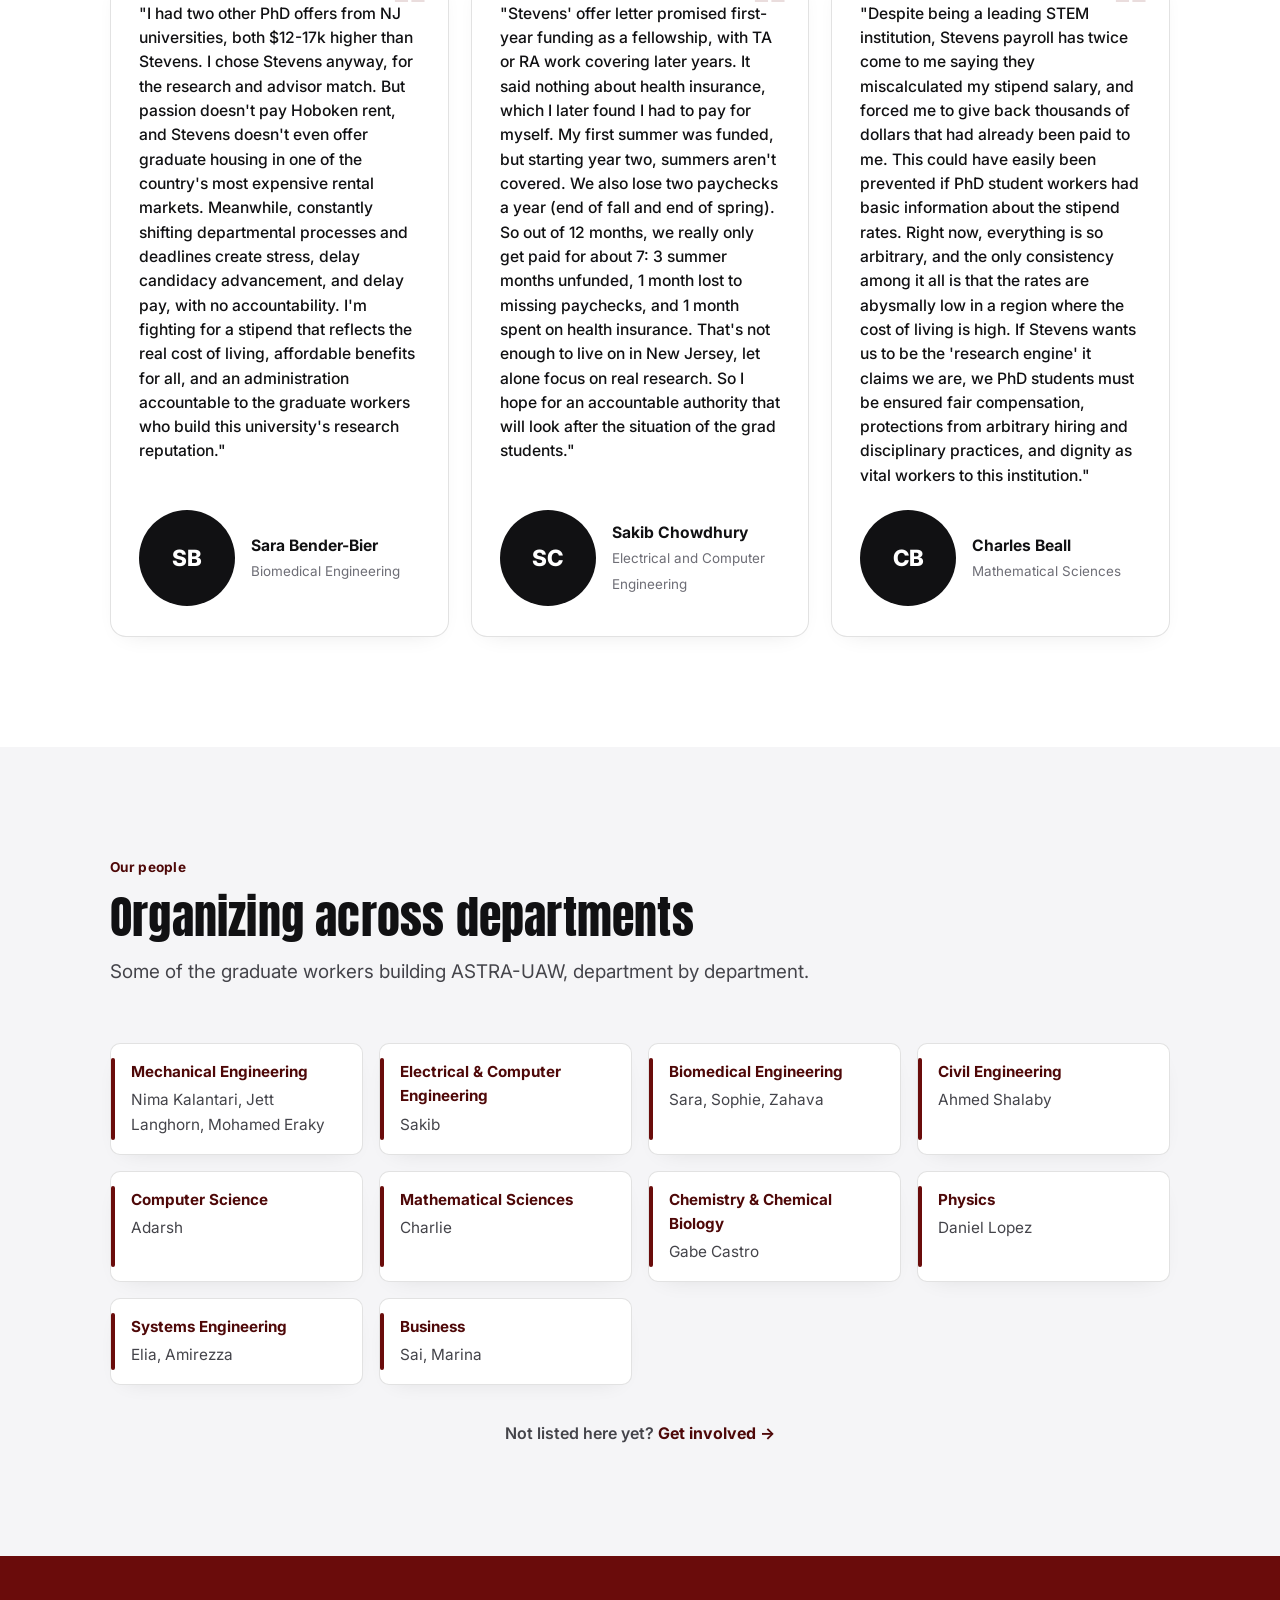
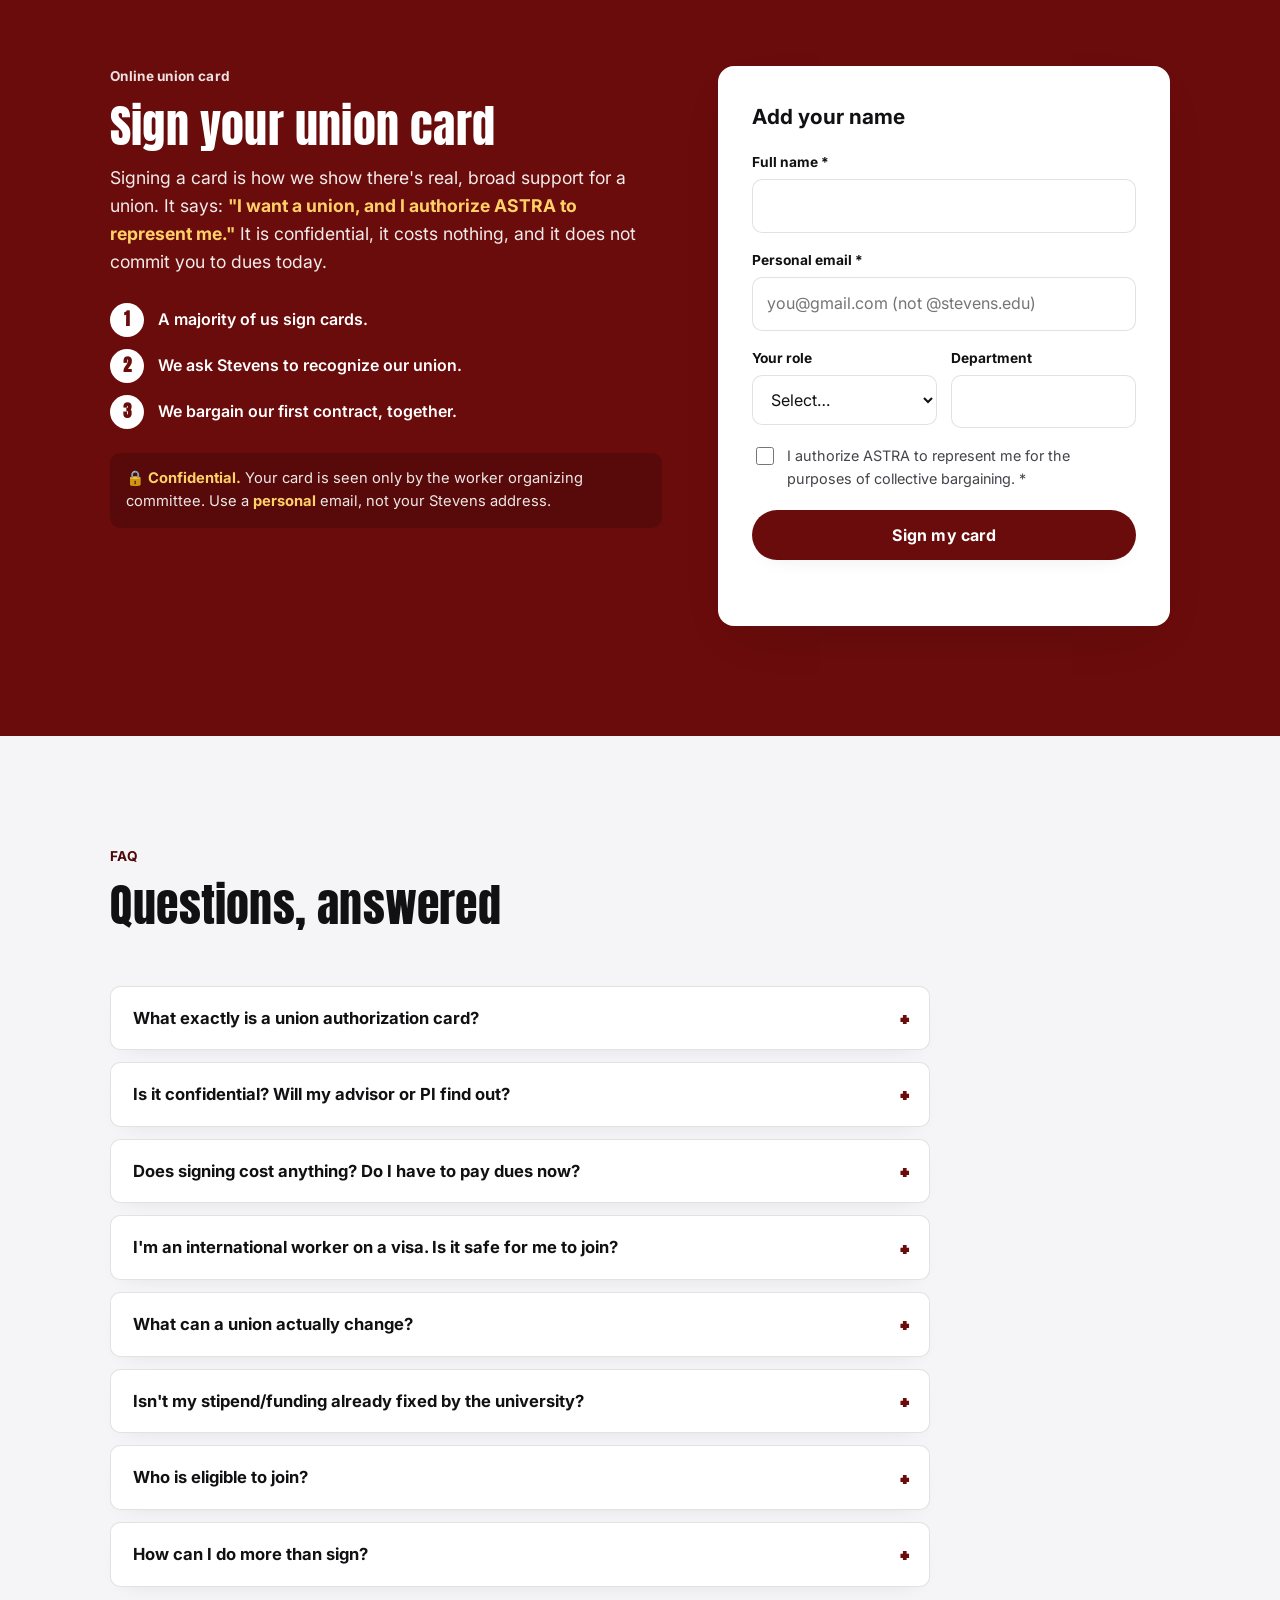
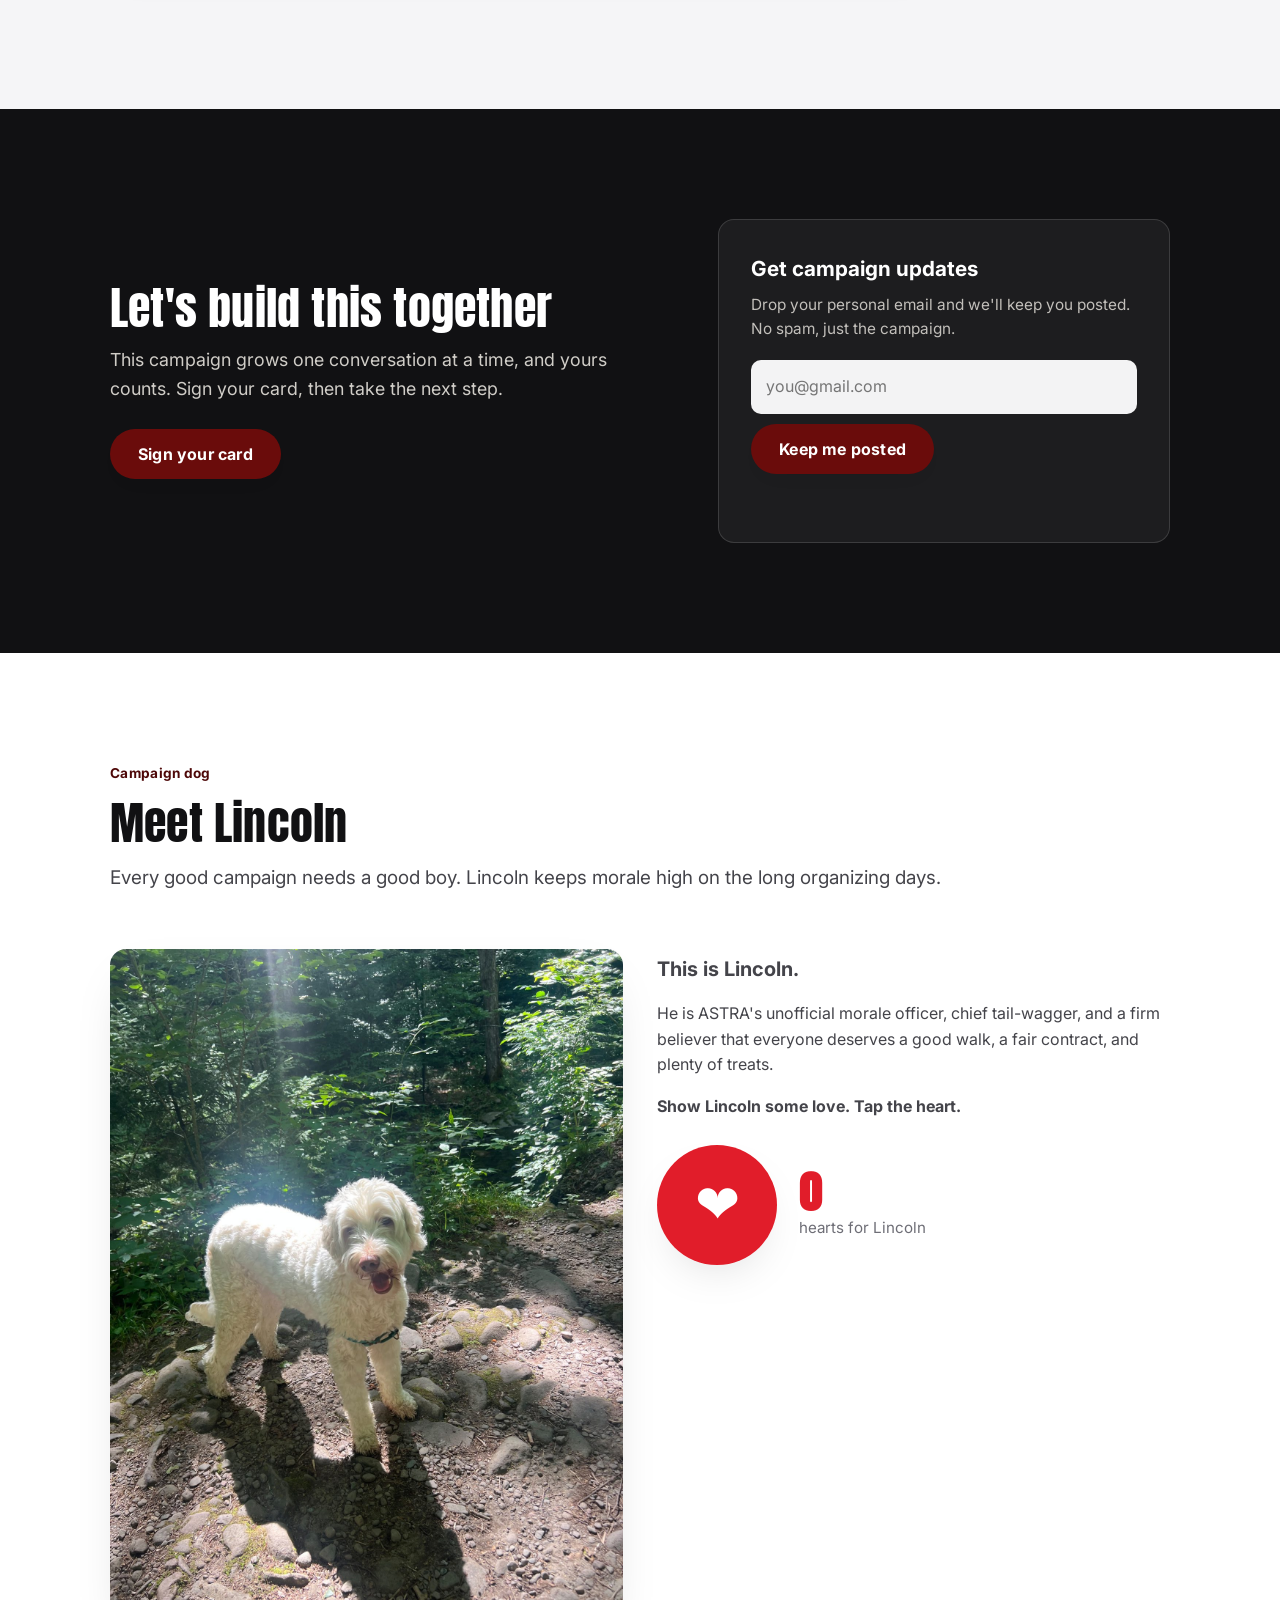
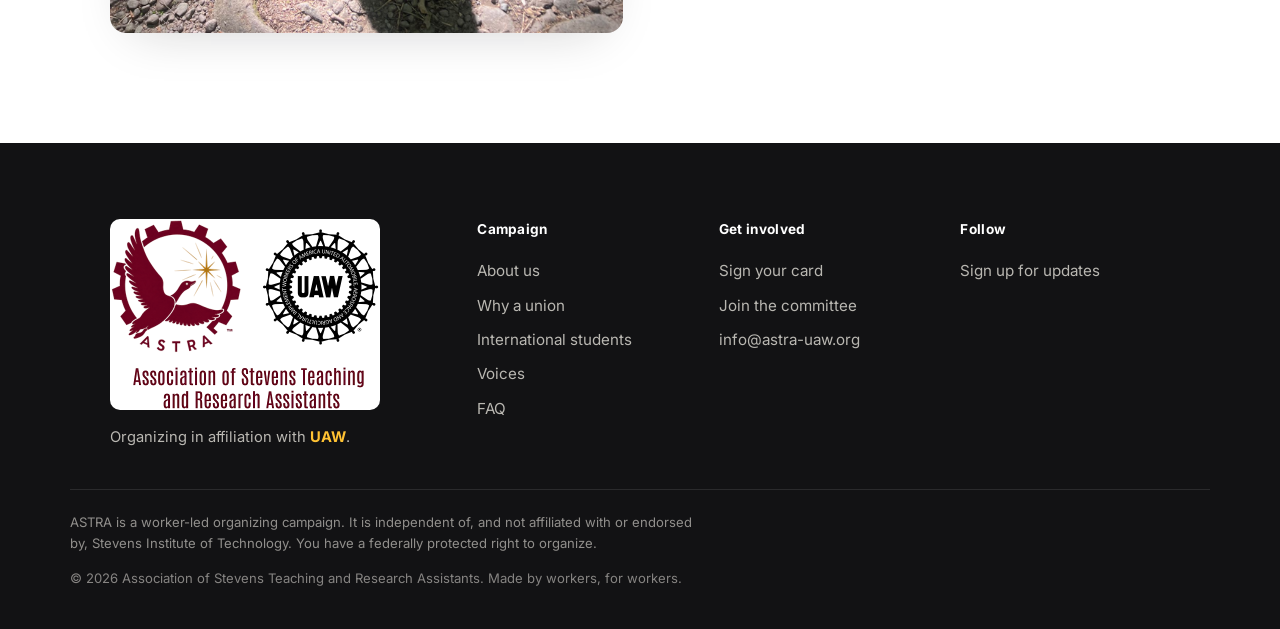
<file: onepage.html>
<!DOCTYPE html>
<html lang="en">
<!--
  =============================================================================
  ASTRA - Association of Stevens Teaching and Research Assistants  (campaign site template)
  Modeled on academic-worker union drives (e.g. Drexel DRAW, SRU-UAW).

  >>> THINGS TO CUSTOMIZE (search for the word "CUSTOMIZE" throughout):
    1. Campaign name + acronym .............. "ASTRA" / "Association of Stevens Teaching and Research Assistants"
    2. National union affiliation ........... search: [UNION AFFILIATION]
    3. Contact email + social links ......... search: [CONTACT] / footer
    4. Real stats (headcount, % signed) ..... search: data-count / .stat
    5. Real worker testimonials ............. #voices section (samples now)
    6. The authorization-card form action ... see script.js + #card form
       NOTE: Real union authorization cards are legally significant and
       confidential. For live use, connect the form to your union's OFFICIAL
       secure card platform (UAW/AFT/Action Network/etc.), NOT a plain POST.
  =============================================================================
-->
<head>
  <meta charset="UTF-8" />
  <meta name="viewport" content="width=device-width, initial-scale=1.0" />
  <title>ASTRA: Association of Stevens Teaching and Research Assistants</title>
  <meta name="description" content="ASTRA is Stevens teaching and research assistants coming together for a real voice in our pay, benefits, and working conditions. Add your name when you're ready." />
  <meta name="theme-color" content="#ffffff" />

  <!-- Social preview (CUSTOMIZE) -->
  <meta property="og:title" content="ASTRA: Association of Stevens Teaching and Research Assistants" />
  <meta property="og:description" content="Stevens works because we do." />
  <meta property="og:type" content="website" />

  <link rel="preconnect" href="https://fonts.googleapis.com" />
  <link rel="preconnect" href="https://fonts.gstatic.com" crossorigin />
  <link href="https://fonts.googleapis.com/css2?family=Anton&family=Cinzel:wght@500;600;700&family=Inter:wght@400;500;600;700;800&display=swap" rel="stylesheet" />
  <link rel="stylesheet" href="styles.css" />
  <link rel="icon" href="assets/favicon.png" />

  <!-- Enable JS-only enhancements without breaking the no-JS experience -->
  <script>document.documentElement.classList.add('js');</script>
</head>
<body>

  <!-- Skip link for accessibility -->
  <a class="skip-link" href="#main">Skip to content</a>

  <!-- ============================ HEADER ============================ -->
  <header class="site-header" id="top">
    <nav class="nav container" aria-label="Primary">
      <a class="brand" href="#top" aria-label="ASTRA home">
        <span class="brand__mark" aria-hidden="true">
          <img class="brand__logo" src="assets/logo.png" alt="" onload="this.closest('.brand__mark').classList.add('has-logo')" onerror="this.style.display='none'" />
          <!-- Open-hand repulsor mark -->
          <svg viewBox="0 0 24 24" width="22" height="22" aria-hidden="true">
            <defs>
              <radialGradient id="rp1" cx="50%" cy="50%" r="50%">
                <stop offset="0%" stop-color="#ffffff"/>
                <stop offset="40%" stop-color="#ffe3a0"/>
                <stop offset="75%" stop-color="#ffc233" stop-opacity=".55"/>
                <stop offset="100%" stop-color="#ffc233" stop-opacity="0"/>
              </radialGradient>
            </defs>
            <g fill="currentColor">
              <rect x="5.7" y="3.9" width="2.1" height="8.4" rx="1.05" transform="rotate(-17 6.75 12.2)"/>
              <rect x="9.0" y="2.2" width="2.1" height="9.8" rx="1.05" transform="rotate(-5 10.05 12)"/>
              <rect x="12.2" y="2.5" width="2.1" height="9.5" rx="1.05" transform="rotate(6 13.25 12)"/>
              <rect x="15.1" y="4.2" width="2.05" height="7.9" rx="1.02" transform="rotate(17 16.1 12)"/>
              <rect x="1.8" y="10.0" width="2.2" height="6.4" rx="1.1" transform="rotate(-50 2.9 13.2)"/>
              <path d="M7.2 9.8h8.8a1.75 1.75 0 0 1 1.75 1.75v3.1a6.15 6.15 0 0 1-6.15 6.15A6.15 6.15 0 0 1 5.45 14.65v-3.1A1.75 1.75 0 0 1 7.2 9.8Z"/>
            </g>
            <circle class="repulsor-halo" cx="11.6" cy="14.6" r="5.6" fill="url(#rp1)"/>
            <circle cx="11.6" cy="14.6" r="2.7" fill="#5a0a09"/>
            <circle cx="11.6" cy="14.6" r="2.15" fill="#ffe3a0"/>
            <circle class="repulsor-core" cx="11.6" cy="14.6" r="1.35" fill="#ffffff"/>
          </svg>
        </span>
        <span class="brand__text">
          <strong>ASTRA</strong>
        </span>
      </a>

      <button class="nav__toggle" aria-expanded="false" aria-controls="nav-links" aria-label="Open menu">
        <span></span><span></span><span></span>
      </button>

      <div class="nav__links" id="nav-links">
        <a class="nav__link" href="#about">About</a>
        <a class="nav__link" href="#issues">Why we're organizing</a>
        <a class="nav__link" href="#international">International students</a>
        <a class="nav__link" href="#voices">Voices</a>
        <a class="nav__link" href="#committee">Committee</a>
        <a class="nav__link" href="#faq">FAQ</a>
        <a class="nav__cta" href="#card">Sign your card</a>
      </div>
    </nav>
  </header>

  <main id="main">

    <!-- ============================ HERO ============================ -->
    <section class="hero" id="hero">
      <div class="hero__bg" aria-hidden="true"></div>
      <div class="hero__inner container">
        <p class="hero__eyebrow">Association of Stevens Teaching and Research Assistants</p>
        <h1 class="hero__title">Stevens works because <span class="u-mark">we do</span>.</h1>
        <p class="hero__lede">
          Graduate workers at Stevens are
          coming together to form a union, so decisions about our pay, benefits,
          and working conditions are made with us, in a contract we help shape.
        </p>
        <div class="hero__actions">
          <a class="btn btn--primary" href="#card">Sign your union card</a>
          <a class="btn btn--ghost" href="#issues">Why we're organizing</a>
        </div>

        <ul class="hero__stats" aria-label="Campaign at a glance">
          <!-- CUSTOMIZE the numbers below (data-count drives the count-up animation) -->
          <li class="stat">
            <span class="stat__num" data-count="441">0</span>
            <span class="stat__label">PhD students reached</span>
          </li>
          <li class="stat">
            <span class="stat__num" data-count="10">0</span>
            <span class="stat__label">departments covered</span>
          </li>
          <li class="stat">
            <span class="stat__num">1</span>
            <span class="stat__label">united voice at the table</span>
          </li>
        </ul>
      </div>
    </section>

    <!-- ======================= SOLIDARITY MARQUEE ======================= -->
    <div class="marquee" aria-hidden="true">
      <div class="marquee__track">
        <span class="marquee__item">Sign your card</span><span class="marquee__star">★</span>
        <span class="marquee__item">Every voice counts</span><span class="marquee__star">★</span>
        <span class="marquee__item">Looking out for each other</span><span class="marquee__star">★</span>
        <span class="marquee__item">By us, for us</span><span class="marquee__star">★</span>
        <span class="marquee__item">Better together</span><span class="marquee__star">★</span>
        <!-- duplicate for seamless loop -->
        <span class="marquee__item">Sign your card</span><span class="marquee__star">★</span>
        <span class="marquee__item">Every voice counts</span><span class="marquee__star">★</span>
        <span class="marquee__item">Looking out for each other</span><span class="marquee__star">★</span>
        <span class="marquee__item">By us, for us</span><span class="marquee__star">★</span>
        <span class="marquee__item">Better together</span><span class="marquee__star">★</span>
      </div>
    </div>

    <!-- ============================ ABOUT ============================ -->
    <section class="section about" id="about">
      <div class="container">
        <div class="section__head reveal">
          <p class="section__eyebrow">About us</p>
          <h2 class="section__title">Who we are</h2>
        </div>
        <div class="about__grid">
          <div class="about__text reveal">
            <p class="lead">
              As graduate student workers at Stevens, we are coming together to
              bargain collectively with Stevens Institute of Technology and build
              our voice as teaching and research assistants whose work sustains
              this institution. If our benefits and working conditions are secured
              in a collective bargaining agreement, Stevens cannot change the terms
              of our employment without our consent.
            </p>
            <p>
              In forming a union, we are joining tens of thousands of academic
              workers across the country who are seeking to secure a better future
              through collective bargaining. We are part of a growing movement across
              universities like Penn, Columbia, Harvard, Drexel, and NYU, where
              unionized student workers have negotiated meaningful improvements to
              salary, benefits, and working conditions.
            </p>
            <p>
              Collective bargaining means more rights and more power to shape our
              lives at Stevens. Together we have more power to negotiate than we do
              as individuals. No one will be expected to pay any dues or fees until
              we have democratically approved a contract with Stevens.
            </p>
          </div>
          <ul class="about__points reveal">
            <li class="point">
              <span class="point__k">What a union is</span>
              <span class="point__v">All of us, organized, bargaining one contract together, instead of negotiating alone.</span>
            </li>
            <li class="point">
              <span class="point__k">Who it's for</span>
              <span class="point__v">Grad workers, TAs, RAs, postdocs, and research staff across every department.</span>
            </li>
            <li class="point">
              <span class="point__k">How it happens</span>
              <span class="point__v">Most of us sign cards &rarr; we ask for recognition &rarr; we negotiate a contract together.</span>
            </li>
            <li class="point">
              <span class="point__k">Who runs it</span>
              <span class="point__v">We do. Workers make every decision democratically, from the bottom up.</span>
            </li>
          </ul>
        </div>
      </div>
    </section>

    <!-- ======================= ISSUES / WHY A UNION ======================= -->
    <section class="section issues" id="issues">
      <div class="container">
        <div class="section__head reveal">
          <p class="section__eyebrow">Why we're organizing</p>
          <h2 class="section__title">What we're working toward</h2>
          <p class="section__intro">These are the things that matter most to us, and a contract lets us put them in writing, together.</p>
        </div>

        <div class="issue-grid">
          <article class="issue reveal">
            <span class="issue__icon" aria-hidden="true">💵</span>
            <h3 class="issue__title">Fair, livable pay</h3>
            <p class="issue__desc">Stipends and wages that keep pace with the cost of living in the area, with raises we can plan around.</p>
          </article>
          <article class="issue reveal">
            <span class="issue__icon" aria-hidden="true">➕</span>
            <h3 class="issue__title">Real healthcare &amp; benefits</h3>
            <p class="issue__desc">Affordable, comprehensive health, dental, and mental-health coverage, plus fee relief and family support.</p>
          </article>
          <article class="issue reveal">
            <span class="issue__icon" aria-hidden="true">🛡️</span>
            <h3 class="issue__title">Job security</h3>
            <p class="issue__desc">Clear appointments, transparent workloads, and fair notice when things change.</p>
          </article>
          <article class="issue reveal">
            <span class="issue__icon" aria-hidden="true">🌍</span>
            <h3 class="issue__title">Support for international colleagues</h3>
            <p class="issue__desc">Extra support for colleagues whose visas depend on their jobs, so status never has to be a worry at work.</p>
          </article>
          <article class="issue reveal">
            <span class="issue__icon" aria-hidden="true">🔬</span>
            <h3 class="issue__title">Stable research funding</h3>
            <p class="issue__desc">Predictable, guaranteed funding so a gap between grants doesn't derail a degree or a career.</p>
          </article>
          <article class="issue reveal">
            <span class="issue__icon" aria-hidden="true">⚖️</span>
            <h3 class="issue__title">Respect &amp; a fair process</h3>
            <p class="issue__desc">A clear, fair way to raise concerns, and real protections against harassment and discrimination.</p>
          </article>
        </div>
      </div>
    </section>

    <!-- ============== INTERNATIONAL WORKERS / RESEARCH FUNDING ============== -->
    <!-- ==================== WITHOUT / WITH A UNION ==================== -->
    <section class="section compare" id="compare">
      <div class="container">
        <div class="section__head reveal">
          <p class="section__eyebrow">The difference</p>
          <h2 class="section__title">Without a union, and with one</h2>
        </div>
        <div class="compare__grid">
          <article class="compare__card compare__card--without reveal">
            <h3><span class="compare__mark" aria-hidden="true">&times;</span> Without a union</h3>
            <ul class="compare__list">
              <li>Stevens unilaterally determines our working conditions and can change them at any time, without our consent.</li>
            </ul>
          </article>
          <article class="compare__card compare__card--with reveal">
            <h3><span class="compare__mark compare__mark--yes" aria-hidden="true">&#10003;</span> With a union</h3>
            <ul class="compare__list">
              <li>We elect a bargaining committee that gathers input from student workers across campus.</li>
              <li>Our bargaining committee negotiates on equal footing toward a fair agreement with Stevens.</li>
              <li>We decide democratically, through a vote, whether to approve any agreement as our contract.</li>
              <li>That contract secures our terms and conditions of employment and is binding and enforceable, usually through appeal to a neutral arbitrator.</li>
            </ul>
          </article>
        </div>
      </div>
    </section>

    <section class="section intl" id="international">
      <div class="container">
        <div class="section__head reveal">
          <p class="section__eyebrow">International students</p>
          <h2 class="section__title">A community from around the world</h2>
          <p class="section__intro">
            International researchers are at the heart of academic work at Stevens, and they carry extra worries their domestic colleagues rarely see. A union contract is one of the most practical ways to support them.
          </p>
        </div>

        <div class="intl__grid">
          <article class="intl__card reveal">
            <h3>Peace of mind for visa holders</h3>
            <p>
              When a visa is tied to a job, uncertainty at work can feel much
              heavier. Contract language (clear expectations, notice periods,
              and a neutral process for concerns) replaces that worry with
              something steady you can rely on.
            </p>
          </article>
          <article class="intl__card reveal">
            <h3>Funding you can plan a life around</h3>
            <p>
              International workers often can't take outside jobs to cover a
              funding gap. We're organizing for guaranteed, multi-year funding
              commitments, protected stipends during grant transitions, and
              support for the fees and costs like SEVIS, visa renewals, and travel
              that fall hardest on international colleagues.
            </p>
          </article>
          <article class="intl__card reveal">
            <h3>Support that travels with you</h3>
            <p>
              From summer funding to emergency hardship funds to clear policies on
              remote work and travel, a contract turns "talk to your advisor" into
              enforceable rights that don't depend on who your PI is or where
              you're from.
            </p>
          </article>
        </div>

        <div class="intl__note reveal">
          <strong>Is it safe for international workers to sign a card?</strong>
          Yes. Federal labor law protects your right to organize regardless of
          immigration status, and your card is confidential. More in the
          <a href="#faq">FAQ&nbsp;&rarr;</a>
        </div>
      </div>
    </section>

    <!-- ============================ VOICES ============================ -->
    <section class="section voices" id="voices">
      <div class="container">
        <div class="section__head reveal">
          <p class="section__eyebrow">Testimonials</p>
          <h2 class="section__title">Why we're signing</h2>
          <p class="section__intro">ASTRA members across departments, in their own words.</p>
        </div>

        <div class="voices__grid">
          <figure class="quote reveal">
            <blockquote class="quote__text">"I had two other PhD offers from NJ universities, both $12-17k higher than Stevens. I chose Stevens anyway, for the research and advisor match. But passion doesn't pay Hoboken rent, and Stevens doesn't even offer graduate housing in one of the country's most expensive rental markets. Meanwhile, constantly shifting departmental processes and deadlines create stress, delay candidacy advancement, and delay pay, with no accountability. I'm fighting for a stipend that reflects the real cost of living, affordable benefits for all, and an administration accountable to the graduate workers who build this university's research reputation."</blockquote>
            <figcaption class="quote__person">
              <span class="quote__avatar" aria-hidden="true">SB</span>
              <span><strong>Sara Bender-Bier</strong><small>Biomedical Engineering</small></span>
            </figcaption>
          </figure>
          <figure class="quote reveal">
            <blockquote class="quote__text">"Stevens' offer letter promised first-year funding as a fellowship, with TA or RA work covering later years. It said nothing about health insurance, which I later found I had to pay for myself. My first summer was funded, but starting year two, summers aren't covered. We also lose two paychecks a year (end of fall and end of spring). So out of 12 months, we really only get paid for about 7: 3 summer months unfunded, 1 month lost to missing paychecks, and 1 month spent on health insurance. That's not enough to live on in New Jersey, let alone focus on real research. So I hope for an accountable authority that will look after the situation of the grad students."</blockquote>
            <figcaption class="quote__person">
              <span class="quote__avatar" aria-hidden="true">SC</span>
              <span><strong>Sakib Chowdhury</strong><small>Electrical and Computer Engineering</small></span>
            </figcaption>
          </figure>
          <figure class="quote reveal">
            <blockquote class="quote__text">"Despite being a leading STEM institution, Stevens payroll has twice come to me saying they miscalculated my stipend salary, and forced me to give back thousands of dollars that had already been paid to me. This could have easily been prevented if PhD student workers had basic information about the stipend rates. Right now, everything is so arbitrary, and the only consistency among it all is that the rates are abysmally low in a region where the cost of living is high. If Stevens wants us to be the 'research engine' it claims we are, we PhD students must be ensured fair compensation, protections from arbitrary hiring and disciplinary practices, and dignity as vital workers to this institution."</blockquote>
            <figcaption class="quote__person">
              <span class="quote__avatar" aria-hidden="true">CB</span>
              <span><strong>Charles Beall</strong><small>Mathematical Sciences</small></span>
            </figcaption>
          </figure>
        </div>
      </div>
    </section>

    <!-- ==================== ORGANIZING COMMITTEE / LEADERS ==================== -->
    <!-- CUSTOMIZE: Put each leader's photo in  assets/leaders/  and make the
         <img src> filename below match. Square image (~400-800px), .jpg/.png/.webp.
         If a photo is missing, the card automatically shows the person's initials,
         so the section never looks broken. Add or remove <article> cards freely. -->
    <section class="section committee" id="committee">
      <div class="container">
        <div class="section__head reveal">
          <p class="section__eyebrow">Our people</p>
          <h2 class="section__title">Organizing across departments</h2>
          <p class="section__intro">Some of the graduate workers building ASTRA-UAW, department by department.</p>
        </div>

        <div class="dept-grid">
          <div class="dept reveal"><h3>Mechanical Engineering</h3><p>Nima Kalantari, Jett Langhorn, Mohamed Eraky</p></div>
          <div class="dept reveal"><h3>Electrical &amp; Computer Engineering</h3><p>Sakib</p></div>
          <div class="dept reveal"><h3>Biomedical Engineering</h3><p>Sara, Sophie, Zahava</p></div>
          <div class="dept reveal"><h3>Civil Engineering</h3><p>Ahmed Shalaby</p></div>
          <div class="dept reveal"><h3>Computer Science</h3><p>Adarsh</p></div>
          <div class="dept reveal"><h3>Mathematical Sciences</h3><p>Charlie</p></div>
          <div class="dept reveal"><h3>Chemistry &amp; Chemical Biology</h3><p>Gabe Castro</p></div>
          <div class="dept reveal"><h3>Physics</h3><p>Daniel Lopez</p></div>
          <div class="dept reveal"><h3>Systems Engineering</h3><p>Elia, Amirezza</p></div>
          <div class="dept reveal"><h3>Business</h3><p>Sai, Marina</p></div>
        </div>

        <p class="committee__note reveal">Not listed here yet? <a href="#involved">Get involved &rarr;</a></p>
      </div>
    </section>

    <!-- =================== AUTHORIZATION CARD (ONLINE CARD) =================== -->
    <section class="section card-cta" id="card">
      <div class="container">
        <div class="card-cta__inner">
          <div class="card-cta__copy reveal">
            <p class="section__eyebrow section__eyebrow--light">Online union card</p>
            <h2 class="section__title section__title--light">Sign your union card</h2>
            <p class="card-cta__lede">
              Signing a card is how we show there's real, broad support for a
              union. It says: <em>"I want a union, and I authorize ASTRA to
              represent me."</em> It is confidential, it costs nothing, and it does
              not commit you to dues today.
            </p>

            <ol class="card-steps">
              <li class="step"><span class="step__n">1</span><span>A majority of us sign cards.</span></li>
              <li class="step"><span class="step__n">2</span><span>We ask Stevens to recognize our union.</span></li>
              <li class="step"><span class="step__n">3</span><span>We bargain our first contract, together.</span></li>
            </ol>

            <p class="card-cta__assure">
              🔒 <strong>Confidential.</strong> Your card is seen only by the worker
              organizing committee. Use a <strong>personal</strong> email, not
              your Stevens address.
            </p>
          </div>

          <!-- CUSTOMIZE: This is a front-end demo form. For a live campaign, connect
               it to your union's OFFICIAL secure card platform (Action Network, UAW/
               AFT card system, etc.). See handler + note in script.js. -->
          <form class="card-form" id="cardForm" novalidate>
            <h3 class="card-form__title">Add your name</h3>

            <div class="field">
              <label for="f-name">Full name <span aria-hidden="true">*</span></label>
              <input id="f-name" name="name" type="text" autocomplete="name" required />
            </div>

            <div class="field">
              <label for="f-email">Personal email <span aria-hidden="true">*</span></label>
              <input id="f-email" name="email" type="email" autocomplete="email" placeholder="you@gmail.com (not @stevens.edu)" required />
            </div>

            <div class="field field--row">
              <div>
                <label for="f-role">Your role</label>
                <select id="f-role" name="role">
                  <option value="">Select…</option>
                  <option>Graduate worker / PhD</option>
                  <option>Teaching assistant</option>
                  <option>Research assistant</option>
                  <option>Postdoctoral researcher</option>
                  <option>Research / academic staff</option>
                  <option>Other</option>
                </select>
              </div>
              <div>
                <label for="f-dept">Department</label>
                <input id="f-dept" name="dept" type="text" />
              </div>
            </div>

            <label class="check">
              <input type="checkbox" name="authorize" required />
              <span>I authorize ASTRA to represent me for the purposes of collective bargaining. <span aria-hidden="true">*</span></span>
            </label>

            <button class="btn btn--primary btn--block" type="submit">Sign my card</button>
            <p class="form__note" id="formNote" role="status" aria-live="polite"></p>
          </form>
        </div>
      </div>
    </section>

    <!-- ============================ FAQ ============================ -->
    <section class="section faq" id="faq">
      <div class="container">
        <div class="section__head reveal">
          <p class="section__eyebrow">FAQ</p>
          <h2 class="section__title">Questions, answered</h2>
        </div>

        <div class="faq__list reveal">
          <details class="faq__item">
            <summary>What exactly is a union authorization card?</summary>
            <div class="faq__a"><p>It's a confidential statement that you want to be represented by ASTRA. When a strong majority of workers sign, we can ask the university to recognize our union voluntarily. Signing is the most helpful step you can take.</p></div>
          </details>
          <details class="faq__item">
            <summary>Is it confidential? Will my advisor or PI find out?</summary>
            <div class="faq__a"><p>Yes, it's confidential. Cards are seen only by the worker-led organizing committee, never by the university, your department, or your advisor. We ask you to use a personal email so nothing routes through university systems.</p></div>
          </details>
          <details class="faq__item">
            <summary>Does signing cost anything? Do I have to pay dues now?</summary>
            <div class="faq__a"><p>No. Signing a card costs nothing and does not obligate you to pay dues. Dues only ever come up <em>after</em> we've formed our union and democratically voted to ratify a contract, and members decide that together.</p></div>
          </details>
          <details class="faq__item">
            <summary>I'm an international worker on a visa. Is it safe for me to join?</summary>
            <div class="faq__a"><p>Yes. Your legally protected right to organize does not depend on immigration status, and your card is confidential. In fact, a union contract is one of the strongest supports international workers can have, because it guarantees clear, fair procedures that don't depend on your immigration status. See the <a href="#international">International students</a> section.</p></div>
          </details>
          <details class="faq__item">
            <summary>What can a union actually change?</summary>
            <div class="faq__a"><p>Almost anything about our working conditions: pay, healthcare, funding guarantees, workloads, time off, grievance and anti-harassment procedures, and protections for international workers. Instead of policies handed down to us, we negotiate a binding contract.</p></div>
          </details>
          <details class="faq__item">
            <summary>Isn't my stipend/funding already fixed by the university?</summary>
            <div class="faq__a"><p>Current levels are set by university policy, which can change over time. A contract makes funding levels and protections written commitments we agree on together, so you can plan around them.</p></div>
          </details>
          <details class="faq__item">
            <summary>Who is eligible to join?</summary>
            <div class="faq__a"><p>Graduate workers, TAs, RAs, postdocs, and research/academic staff. If you're unsure whether you're included, <a href="#involved">reach out</a>, and we'll help you figure it out.</p></div>
          </details>
          <details class="faq__item">
            <summary>How can I do more than sign?</summary>
            <div class="faq__a"><p>Join the organizing committee, talk to coworkers in your department, and help collect cards. Tell us you're in via the <a href="#involved">Get involved</a> section.</p></div>
          </details>
        </div>
      </div>
    </section>

    <!-- ======================= GET INVOLVED / FINAL CTA ======================= -->
    <section class="section involved" id="involved">
      <div class="container">
        <div class="involved__grid">
          <div class="involved__copy reveal">
            <h2 class="section__title section__title--light">Let's build this together</h2>
            <p class="involved__lede">This campaign grows one conversation at a time, and yours counts. Sign your card, then take the next step.</p>
            <div class="involved__actions">
              <a class="btn btn--primary" href="#card">Sign your card</a>
            </div>
          </div>

          <!-- CUSTOMIZE: connect this email signup to your list provider -->
          <form class="involved__signup reveal" id="listForm" novalidate>
            <h3>Get campaign updates</h3>
            <p>Drop your personal email and we'll keep you posted. No spam, just the campaign.</p>
            <div class="signup__row">
              <input id="l-email" name="email" type="email" placeholder="you@gmail.com" aria-label="Your email" required />
              <button class="btn btn--primary" type="submit">Keep me posted</button>
            </div>
            <p class="form__note" id="listNote" role="status" aria-live="polite"></p>
          </form>
        </div>
      </div>
    </section>

    <!-- ==================== MEET LINCOLN ==================== -->
    <section class="section lincoln" id="lincoln">
      <div class="container">
        <div class="section__head reveal">
          <p class="section__eyebrow">Campaign dog</p>
          <h2 class="section__title">Meet Lincoln</h2>
          <p class="section__intro">Every good campaign needs a good boy. Lincoln keeps morale high on the long organizing days.</p>
        </div>
        <div class="lincoln__grid">
          <figure class="lincoln__photo reveal">
            <img src="assets/lincoln.jpg" alt="Lincoln, a happy white labradoodle, standing on a sunny forest trail" loading="lazy" />
          </figure>
          <div class="lincoln__card reveal">
            <p class="lead">This is Lincoln.</p>
            <p>He is ASTRA's unofficial morale officer, chief tail-wagger, and a firm believer that everyone deserves a good walk, a fair contract, and plenty of treats.</p>
            <p><strong>Show Lincoln some love. Tap the heart.</strong></p>
            <div class="heart">
              <button class="heart__btn" id="heartBtn" type="button" aria-label="Give Lincoln some love">
                <span class="heart__icon" aria-hidden="true">&#10084;</span>
              </button>
              <p class="heart__count"><strong id="heartCount">0</strong> <span>hearts for Lincoln</span></p>
            </div>
          </div>
        </div>
      </div>
      <script>
        (function () {
          var btn = document.getElementById('heartBtn');
          var out = document.getElementById('heartCount');
          if (!btn || !out) return;
          // Shared counter hosted by Abacus, works on any host and is the same for every visitor.
          var BASE = 'https://abacus.jasoncameron.dev';
          var NS = 'astra-uaw-lincoln-x7k2';
          var KEY = 'hearts';
          var LKEY = 'lincoln-hearts';
          var busy = false;
          function show(n) { out.textContent = n; }
          function localCount() { var n = parseInt(localStorage.getItem(LKEY) || '0', 10); return isNaN(n) ? 0 : n; }

          // Read the global total on load (does not increment).
          fetch(BASE + '/get/' + NS + '/' + KEY)
            .then(function (r) { return r.json(); })
            .then(function (d) { show(d && typeof d.value === 'number' ? d.value : 0); })
            .catch(function () { show(localCount()); });

          function pop() {
            btn.classList.remove('is-pop'); void btn.offsetWidth; btn.classList.add('is-pop');
            var f = document.createElement('span');
            f.className = 'heart__float'; f.setAttribute('aria-hidden', 'true'); f.innerHTML = '&#10084;';
            btn.appendChild(f); setTimeout(function () { f.remove(); }, 900);
          }

          btn.addEventListener('click', function () {
            pop();
            if (busy) return;
            busy = true;
            // Increment the shared global counter and show the new total.
            fetch(BASE + '/hit/' + NS + '/' + KEY)
              .then(function (r) { return r.json(); })
              .then(function (d) { if (d && typeof d.value === 'number') show(d.value); busy = false; })
              .catch(function () {
                var n = localCount() + 1; localStorage.setItem(LKEY, String(n)); show(n); busy = false;
              });
          });
        })();
      </script>
    </section>
  </main>

  <!-- ============================ FOOTER ============================ -->
  <footer class="footer">
    <div class="container footer__grid">
      <div class="footer__brand">
        <span class="brand brand--footer">
          <span class="brand__mark" aria-hidden="true">
          <img class="brand__logo" src="assets/logo-footer.png" alt="" onload="this.closest('.brand__mark').classList.add('has-logo')" onerror="this.style.display='none'" />
            <svg viewBox="0 0 24 24" width="20" height="20" aria-hidden="true">
              <defs>
                <radialGradient id="rp2" cx="50%" cy="50%" r="50%">
                  <stop offset="0%" stop-color="#ffffff"/>
                  <stop offset="40%" stop-color="#ffe3a0"/>
                  <stop offset="75%" stop-color="#ffc233" stop-opacity=".55"/>
                  <stop offset="100%" stop-color="#ffc233" stop-opacity="0"/>
                </radialGradient>
              </defs>
              <g fill="currentColor">
                <rect x="5.7" y="3.9" width="2.1" height="8.4" rx="1.05" transform="rotate(-17 6.75 12.2)"/>
                <rect x="9.0" y="2.2" width="2.1" height="9.8" rx="1.05" transform="rotate(-5 10.05 12)"/>
                <rect x="12.2" y="2.5" width="2.1" height="9.5" rx="1.05" transform="rotate(6 13.25 12)"/>
                <rect x="15.1" y="4.2" width="2.05" height="7.9" rx="1.02" transform="rotate(17 16.1 12)"/>
                <rect x="1.8" y="10.0" width="2.2" height="6.4" rx="1.1" transform="rotate(-50 2.9 13.2)"/>
                <path d="M7.2 9.8h8.8a1.75 1.75 0 0 1 1.75 1.75v3.1a6.15 6.15 0 0 1-6.15 6.15A6.15 6.15 0 0 1 5.45 14.65v-3.1A1.75 1.75 0 0 1 7.2 9.8Z"/>
              </g>
              <circle class="repulsor-halo" cx="11.6" cy="14.6" r="5.6" fill="url(#rp2)"/>
              <circle cx="11.6" cy="14.6" r="2.7" fill="#5a0a09"/>
              <circle cx="11.6" cy="14.6" r="2.15" fill="#ffe3a0"/>
              <circle class="repulsor-core" cx="11.6" cy="14.6" r="1.35" fill="#ffffff"/>
            </svg>
          </span>
          <span class="brand__text"><strong>ASTRA</strong></span>
        </span>
        <p class="footer__aff">
          <!-- CUSTOMIZE: [UNION AFFILIATION] -->
          Organizing in affiliation with <strong>UAW</strong>.
        </p>
      </div>

      <nav class="footer__col" aria-label="Site">
        <h4>Campaign</h4>
        <a href="#about">About us</a>
        <a href="#issues">Why a union</a>
        <a href="#international">International students</a>
        <a href="#voices">Voices</a>
        <a href="#faq">FAQ</a>
      </nav>

      <div class="footer__col">
        <h4>Get involved</h4>
        <a href="#card">Sign your card</a>
        <a href="#cardForm">Join the committee</a>
        <!-- CUSTOMIZE: [CONTACT] -->
        <a href="mailto:info@astra-uaw.org">info@astra-uaw.org</a>
      </div>

      <div class="footer__col">
        <h4>Follow</h4>
        <!-- CUSTOMIZE social links -->
        <!-- <a href="#" rel="noopener">Instagram</a> -->
        <!-- <a href="#" rel="noopener">Bluesky</a> -->
        <a href="#listForm">Sign up for updates</a>
      </div>
    </div>

    <div class="container footer__bottom">
      <p class="footer__disclaimer">
        ASTRA is a worker-led organizing campaign. It is independent of, and not
        affiliated with or endorsed by, Stevens Institute of Technology. You have
        a federally protected right to organize.
      </p>
      <p class="footer__copy">© <span id="year">2026</span> Association of Stevens Teaching and Research Assistants. Made by workers, for workers.</p>
    </div>
  </footer>

  <script src="script.js" defer></script>
</body>
</html>
</file>
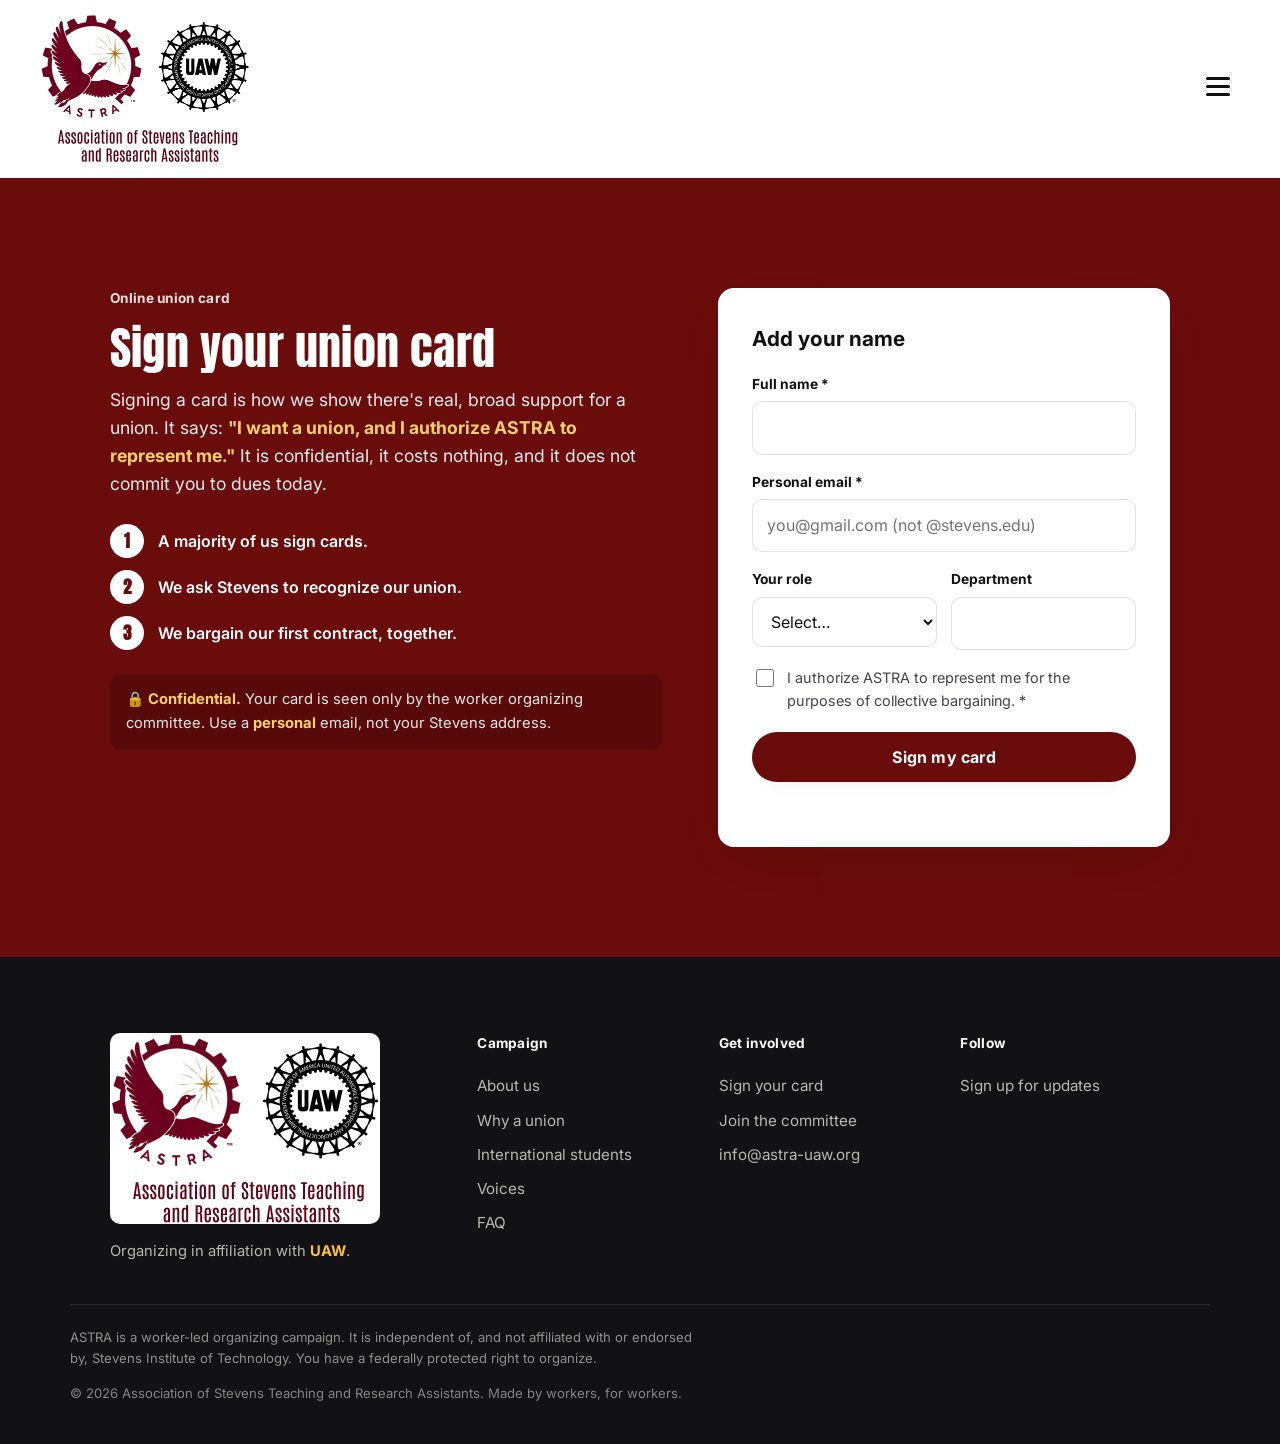
<file: sign-card.html>
<!DOCTYPE html>
<html lang="en">
<head>
  <meta charset="UTF-8" />
  <meta name="viewport" content="width=device-width, initial-scale=1.0" />
  <title>Sign your union card | ASTRA</title>
  <meta name="description" content="Sign your union authorization card. Confidential, free, and the most important step." />
  <meta name="theme-color" content="#ffffff" />
  <link rel="preconnect" href="https://fonts.googleapis.com" />
  <link rel="preconnect" href="https://fonts.gstatic.com" crossorigin />
  <link href="https://fonts.googleapis.com/css2?family=Anton&family=Cinzel:wght@500;600;700&family=Inter:wght@400;500;600;700;800&display=swap" rel="stylesheet" />
  <link rel="stylesheet" href="styles.css" />
  <link rel="icon" href="assets/favicon.png" />
  <script>document.documentElement.classList.add('js');</script>
</head>
<body>
  <a class="skip-link" href="#main">Skip to content</a>
  <header class="site-header" id="top">
    <nav class="nav container" aria-label="Primary">
      <a class="brand" href="index.html" aria-label="ASTRA home">
        <span class="brand__mark" aria-hidden="true">
          <img class="brand__logo" src="assets/logo.png" alt="" onload="this.closest('.brand__mark').classList.add('has-logo')" onerror="this.style.display='none'" />
          <!-- Open-hand repulsor mark -->
          <svg viewBox="0 0 24 24" width="22" height="22" aria-hidden="true">
            <defs>
              <radialGradient id="rp1" cx="50%" cy="50%" r="50%">
                <stop offset="0%" stop-color="#ffffff"/>
                <stop offset="40%" stop-color="#ffe3a0"/>
                <stop offset="75%" stop-color="#ffc233" stop-opacity=".55"/>
                <stop offset="100%" stop-color="#ffc233" stop-opacity="0"/>
              </radialGradient>
            </defs>
            <g fill="currentColor">
              <rect x="5.7" y="3.9" width="2.1" height="8.4" rx="1.05" transform="rotate(-17 6.75 12.2)"/>
              <rect x="9.0" y="2.2" width="2.1" height="9.8" rx="1.05" transform="rotate(-5 10.05 12)"/>
              <rect x="12.2" y="2.5" width="2.1" height="9.5" rx="1.05" transform="rotate(6 13.25 12)"/>
              <rect x="15.1" y="4.2" width="2.05" height="7.9" rx="1.02" transform="rotate(17 16.1 12)"/>
              <rect x="1.8" y="10.0" width="2.2" height="6.4" rx="1.1" transform="rotate(-50 2.9 13.2)"/>
              <path d="M7.2 9.8h8.8a1.75 1.75 0 0 1 1.75 1.75v3.1a6.15 6.15 0 0 1-6.15 6.15A6.15 6.15 0 0 1 5.45 14.65v-3.1A1.75 1.75 0 0 1 7.2 9.8Z"/>
            </g>
            <circle class="repulsor-halo" cx="11.6" cy="14.6" r="5.6" fill="url(#rp1)"/>
            <circle cx="11.6" cy="14.6" r="2.7" fill="#5a0a09"/>
            <circle cx="11.6" cy="14.6" r="2.15" fill="#ffe3a0"/>
            <circle class="repulsor-core" cx="11.6" cy="14.6" r="1.35" fill="#ffffff"/>
          </svg>
        </span>
        <span class="brand__text">
          <strong>ASTRA</strong>
        </span>
      </a>

      <button class="nav__toggle" aria-expanded="false" aria-controls="nav-links" aria-label="Open menu">
        <span></span><span></span><span></span>
      </button>

      <div class="nav__links" id="nav-links">
        <a class="nav__link" href="index.html">Home</a>
        <a class="nav__link" href="index.html#about">About</a>
        <a class="nav__link" href="index.html#issues">Why we're organizing</a>
        <a class="nav__link" href="who-we-are.html">Testimonials</a>
        <a class="nav__link" href="international.html">International students</a>
        <a class="nav__link" href="faq.html">FAQ</a>
        <a class="nav__link" href="meet-lincoln.html">Meet Lincoln</a>
        <a class="nav__cta" href="sign-card.html" aria-current="page">Sign your card</a>
      </div>
    </nav>
  </header>
  <main id="main">
<section class="section card-cta" id="card">
      <div class="container">
        <div class="card-cta__inner">
          <div class="card-cta__copy reveal">
            <p class="section__eyebrow section__eyebrow--light">Online union card</p>
            <h2 class="section__title section__title--light">Sign your union card</h2>
            <p class="card-cta__lede">
              Signing a card is how we show there's real, broad support for a
              union. It says: <em>"I want a union, and I authorize ASTRA to
              represent me."</em> It is confidential, it costs nothing, and it does
              not commit you to dues today.
            </p>

            <ol class="card-steps">
              <li class="step"><span class="step__n">1</span><span>A majority of us sign cards.</span></li>
              <li class="step"><span class="step__n">2</span><span>We ask Stevens to recognize our union.</span></li>
              <li class="step"><span class="step__n">3</span><span>We bargain our first contract, together.</span></li>
            </ol>

            <p class="card-cta__assure">
              🔒 <strong>Confidential.</strong> Your card is seen only by the worker
              organizing committee. Use a <strong>personal</strong> email, not
              your Stevens address.
            </p>
          </div>

          <!-- CUSTOMIZE: This is a front-end demo form. For a live campaign, connect
               it to your union's OFFICIAL secure card platform (Action Network, UAW/
               AFT card system, etc.). See handler + note in script.js. -->
          <form class="card-form" id="cardForm" novalidate>
            <h3 class="card-form__title">Add your name</h3>

            <div class="field">
              <label for="f-name">Full name <span aria-hidden="true">*</span></label>
              <input id="f-name" name="name" type="text" autocomplete="name" required />
            </div>

            <div class="field">
              <label for="f-email">Personal email <span aria-hidden="true">*</span></label>
              <input id="f-email" name="email" type="email" autocomplete="email" placeholder="you@gmail.com (not @stevens.edu)" required />
            </div>

            <div class="field field--row">
              <div>
                <label for="f-role">Your role</label>
                <select id="f-role" name="role">
                  <option value="">Select…</option>
                  <option>Graduate worker / PhD</option>
                  <option>Teaching assistant</option>
                  <option>Research assistant</option>
                  <option>Postdoctoral researcher</option>
                  <option>Research / academic staff</option>
                  <option>Other</option>
                </select>
              </div>
              <div>
                <label for="f-dept">Department</label>
                <input id="f-dept" name="dept" type="text" />
              </div>
            </div>

            <label class="check">
              <input type="checkbox" name="authorize" required />
              <span>I authorize ASTRA to represent me for the purposes of collective bargaining. <span aria-hidden="true">*</span></span>
            </label>

            <button class="btn btn--primary btn--block" type="submit">Sign my card</button>
            <p class="form__note" id="formNote" role="status" aria-live="polite"></p>
          </form>
        </div>
      </div>
    </section>
  </main>
  <footer class="footer">
    <div class="container footer__grid">
      <div class="footer__brand">
        <span class="brand brand--footer">
          <span class="brand__mark" aria-hidden="true">
          <img class="brand__logo" src="assets/logo-footer.png" alt="" onload="this.closest('.brand__mark').classList.add('has-logo')" onerror="this.style.display='none'" />
            <svg viewBox="0 0 24 24" width="20" height="20" aria-hidden="true">
              <defs>
                <radialGradient id="rp2" cx="50%" cy="50%" r="50%">
                  <stop offset="0%" stop-color="#ffffff"/>
                  <stop offset="40%" stop-color="#ffe3a0"/>
                  <stop offset="75%" stop-color="#ffc233" stop-opacity=".55"/>
                  <stop offset="100%" stop-color="#ffc233" stop-opacity="0"/>
                </radialGradient>
              </defs>
              <g fill="currentColor">
                <rect x="5.7" y="3.9" width="2.1" height="8.4" rx="1.05" transform="rotate(-17 6.75 12.2)"/>
                <rect x="9.0" y="2.2" width="2.1" height="9.8" rx="1.05" transform="rotate(-5 10.05 12)"/>
                <rect x="12.2" y="2.5" width="2.1" height="9.5" rx="1.05" transform="rotate(6 13.25 12)"/>
                <rect x="15.1" y="4.2" width="2.05" height="7.9" rx="1.02" transform="rotate(17 16.1 12)"/>
                <rect x="1.8" y="10.0" width="2.2" height="6.4" rx="1.1" transform="rotate(-50 2.9 13.2)"/>
                <path d="M7.2 9.8h8.8a1.75 1.75 0 0 1 1.75 1.75v3.1a6.15 6.15 0 0 1-6.15 6.15A6.15 6.15 0 0 1 5.45 14.65v-3.1A1.75 1.75 0 0 1 7.2 9.8Z"/>
              </g>
              <circle class="repulsor-halo" cx="11.6" cy="14.6" r="5.6" fill="url(#rp2)"/>
              <circle cx="11.6" cy="14.6" r="2.7" fill="#5a0a09"/>
              <circle cx="11.6" cy="14.6" r="2.15" fill="#ffe3a0"/>
              <circle class="repulsor-core" cx="11.6" cy="14.6" r="1.35" fill="#ffffff"/>
            </svg>
          </span>
          <span class="brand__text"><strong>ASTRA</strong></span>
        </span>
        <p class="footer__aff">
          <!-- CUSTOMIZE: [UNION AFFILIATION] -->
          Organizing in affiliation with <strong>UAW</strong>.
        </p>
      </div>

      <nav class="footer__col" aria-label="Site">
        <h4>Campaign</h4>
        <a href="index.html#about">About us</a>
        <a href="index.html#issues">Why a union</a>
        <a href="international.html">International students</a>
        <a href="who-we-are.html#voices">Voices</a>
        <a href="faq.html">FAQ</a>
      </nav>

      <div class="footer__col">
        <h4>Get involved</h4>
        <a href="sign-card.html">Sign your card</a>
        <a href="sign-card.html#cardForm">Join the committee</a>
        <!-- CUSTOMIZE: [CONTACT] -->
        <a href="mailto:info@astra-uaw.org">info@astra-uaw.org</a>
      </div>

      <div class="footer__col">
        <h4>Follow</h4>
        <!-- CUSTOMIZE social links -->
        <!-- <a href="#" rel="noopener">Instagram</a> -->
        <!-- <a href="#" rel="noopener">Bluesky</a> -->
        <a href="get-involved.html#listForm">Sign up for updates</a>
      </div>
    </div>

    <div class="container footer__bottom">
      <p class="footer__disclaimer">
        ASTRA is a worker-led organizing campaign. It is independent of, and not
        affiliated with or endorsed by, Stevens Institute of Technology. You have
        a federally protected right to organize.
      </p>
      <p class="footer__copy">© <span id="year">2026</span> Association of Stevens Teaching and Research Assistants. Made by workers, for workers.</p>
    </div>
  </footer>
  <script src="script.js" defer></script>
</body>
</html>
</file>
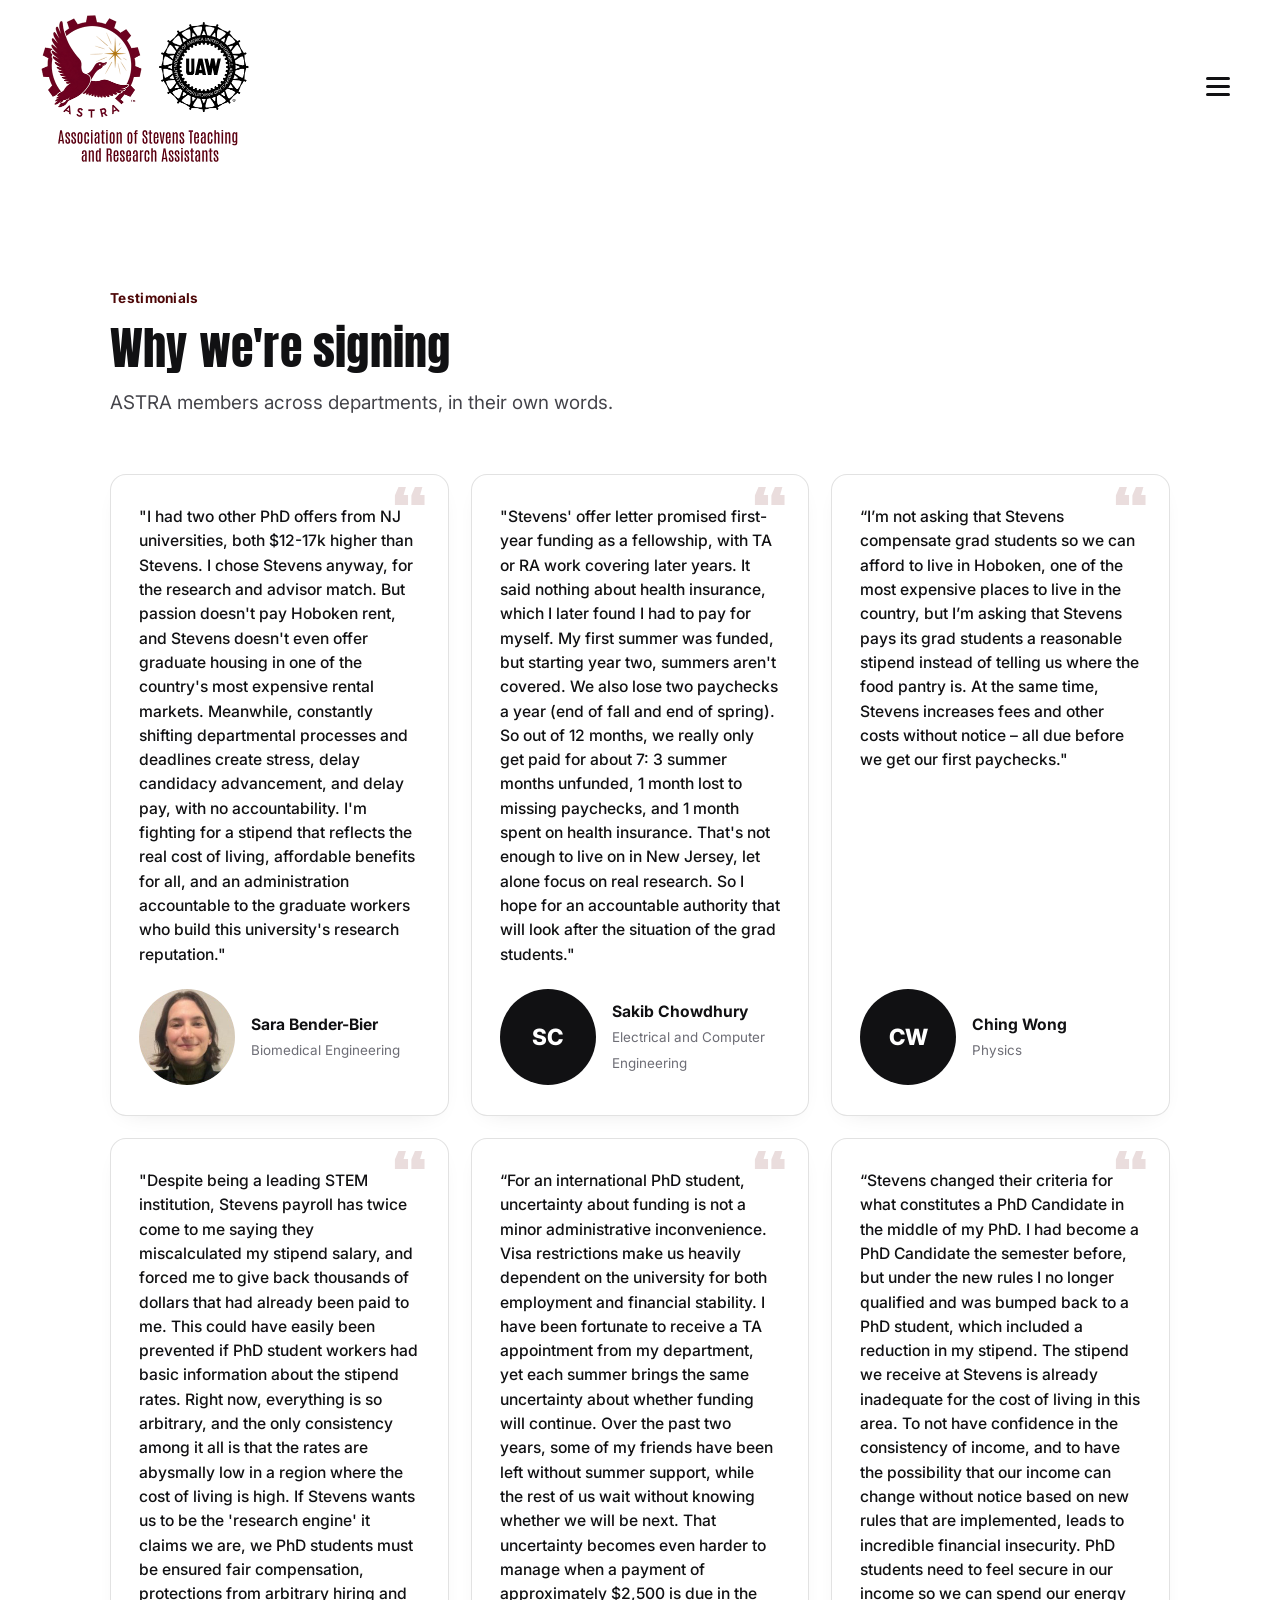
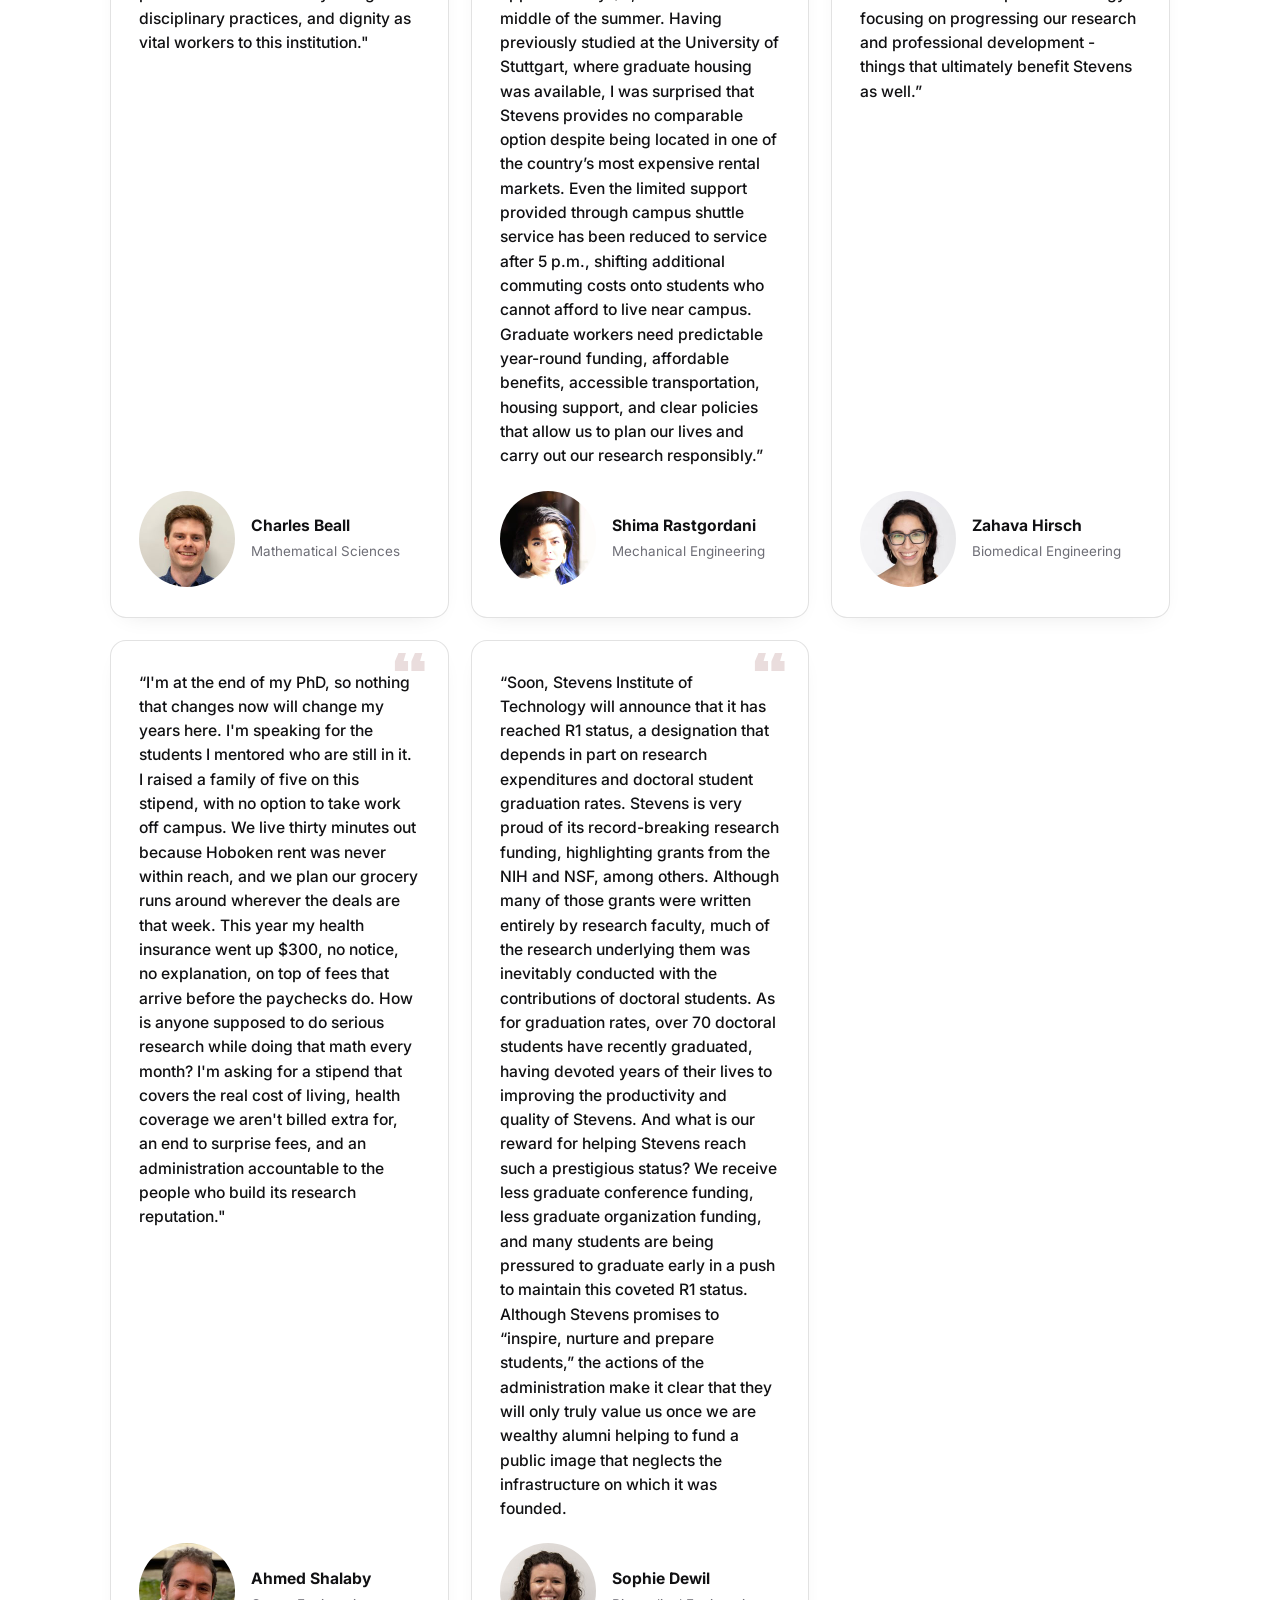
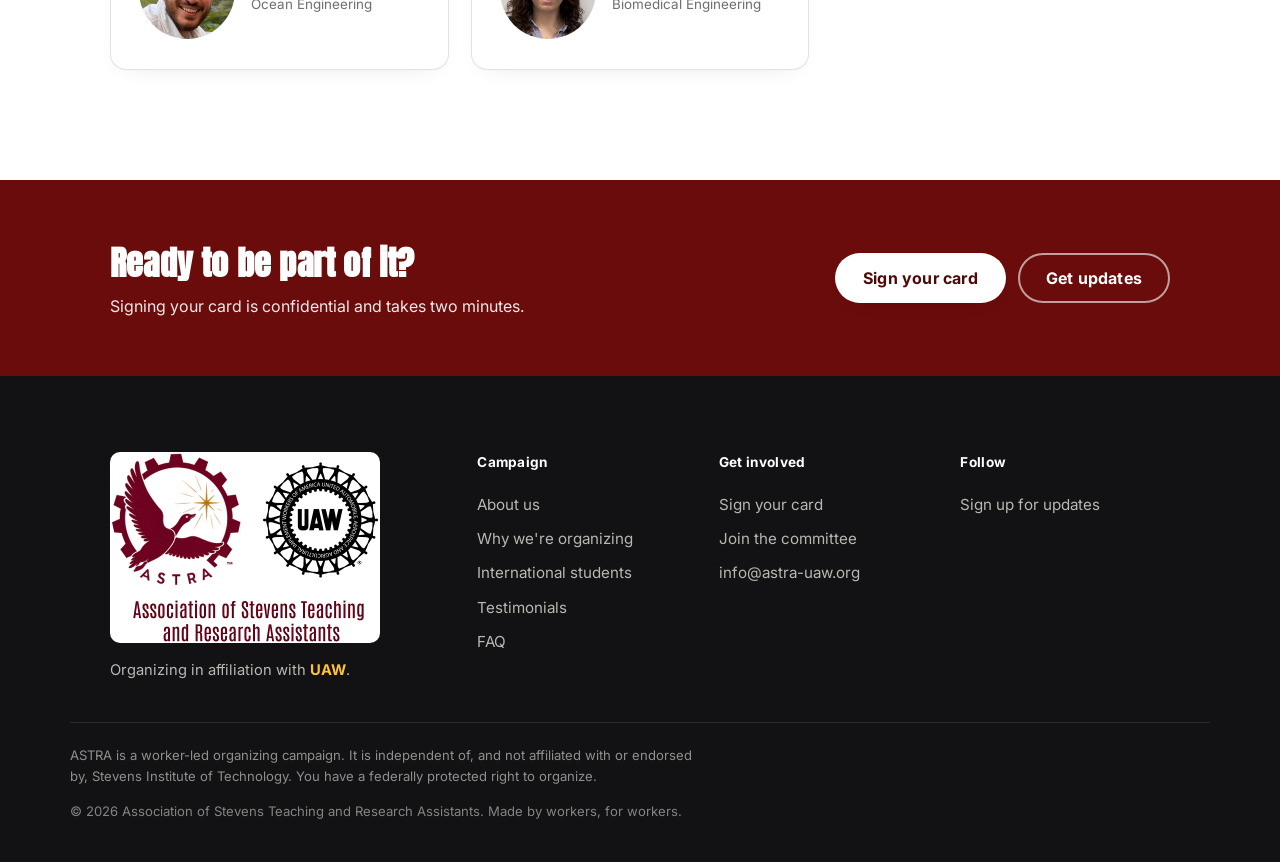
<file: who-we-are.html>
<!DOCTYPE html>
<html lang="en">
<head>
  <meta charset="UTF-8" />
  <meta name="viewport" content="width=device-width, initial-scale=1.0" />
  <title>Who we are | ASTRA</title>
  <meta name="description" content="The graduate workers behind ASTRA, in their own words, plus your organizers by department." />
  <meta name="theme-color" content="#ffffff" />
  <link rel="preconnect" href="https://fonts.googleapis.com" />
  <link rel="preconnect" href="https://fonts.gstatic.com" crossorigin />
  <link href="https://fonts.googleapis.com/css2?family=Anton&family=Cinzel:wght@500;600;700&family=Inter:wght@400;500;600;700;800&display=swap" rel="stylesheet" />
  <link rel="stylesheet" href="styles.css" />
  <link rel="icon" href="assets/favicon.png" />
  <script>document.documentElement.classList.add('js');</script>
</head>
<body>
  <a class="skip-link" href="#main">Skip to content</a>
  <header class="site-header" id="top">
    <nav class="nav container" aria-label="Primary">
      <a class="brand" href="index.html" aria-label="ASTRA home">
        <span class="brand__mark" aria-hidden="true">
          <img class="brand__logo" src="assets/logo.png" alt="" onload="this.closest('.brand__mark').classList.add('has-logo')" onerror="this.style.display='none'" />
          <!-- Open-hand repulsor mark -->
          <svg viewBox="0 0 24 24" width="22" height="22" aria-hidden="true">
            <defs>
              <radialGradient id="rp1" cx="50%" cy="50%" r="50%">
                <stop offset="0%" stop-color="#ffffff"/>
                <stop offset="40%" stop-color="#ffe3a0"/>
                <stop offset="75%" stop-color="#ffc233" stop-opacity=".55"/>
                <stop offset="100%" stop-color="#ffc233" stop-opacity="0"/>
              </radialGradient>
            </defs>
            <g fill="currentColor">
              <rect x="5.7" y="3.9" width="2.1" height="8.4" rx="1.05" transform="rotate(-17 6.75 12.2)"/>
              <rect x="9.0" y="2.2" width="2.1" height="9.8" rx="1.05" transform="rotate(-5 10.05 12)"/>
              <rect x="12.2" y="2.5" width="2.1" height="9.5" rx="1.05" transform="rotate(6 13.25 12)"/>
              <rect x="15.1" y="4.2" width="2.05" height="7.9" rx="1.02" transform="rotate(17 16.1 12)"/>
              <rect x="1.8" y="10.0" width="2.2" height="6.4" rx="1.1" transform="rotate(-50 2.9 13.2)"/>
              <path d="M7.2 9.8h8.8a1.75 1.75 0 0 1 1.75 1.75v3.1a6.15 6.15 0 0 1-6.15 6.15A6.15 6.15 0 0 1 5.45 14.65v-3.1A1.75 1.75 0 0 1 7.2 9.8Z"/>
            </g>
            <circle class="repulsor-halo" cx="11.6" cy="14.6" r="5.6" fill="url(#rp1)"/>
            <circle cx="11.6" cy="14.6" r="2.7" fill="#5a0a09"/>
            <circle cx="11.6" cy="14.6" r="2.15" fill="#ffe3a0"/>
            <circle class="repulsor-core" cx="11.6" cy="14.6" r="1.35" fill="#ffffff"/>
          </svg>
        </span>
        <span class="brand__text">
          <strong>ASTRA</strong>
        </span>
      </a>

      <button class="nav__toggle" aria-expanded="false" aria-controls="nav-links" aria-label="Open menu">
        <span></span><span></span><span></span>
      </button>

      <div class="nav__links" id="nav-links">
        <a class="nav__link" href="index.html">Home</a>
        <a class="nav__link" href="index.html#about">About</a>
        <a class="nav__link" href="index.html#issues">Why we're organizing</a>
        <a class="nav__link" href="who-we-are.html" aria-current="page">Testimonials</a>
        <a class="nav__link" href="international.html">International students</a>
        <a class="nav__link" href="faq.html">FAQ</a>
        <a class="nav__link" href="meet-lincoln.html">Meet Lincoln</a>
        <a class="nav__cta" href="sign-card.html">Sign your card</a>
      </div>
    </nav>
  </header>
  <main id="main">
<section class="section voices" id="voices">
      <div class="container">
        <div class="section__head reveal">
          <p class="section__eyebrow">Testimonials</p>
          <h2 class="section__title">Why we're signing</h2>
          <p class="section__intro">ASTRA members across departments, in their own words.</p>
        </div>

        <div class="voices__grid">
          <figure class="quote reveal">
            <blockquote class="quote__text">"I had two other PhD offers from NJ universities, both $12-17k higher than Stevens. I chose Stevens anyway, for the research and advisor match. But passion doesn't pay Hoboken rent, and Stevens doesn't even offer graduate housing in one of the country's most expensive rental markets. Meanwhile, constantly shifting departmental processes and deadlines create stress, delay candidacy advancement, and delay pay, with no accountability. I'm fighting for a stipend that reflects the real cost of living, affordable benefits for all, and an administration accountable to the graduate workers who build this university's research reputation."</blockquote>
            <figcaption class="quote__person">
              <img class="quote__avatar quote__avatar--photo" src="assets/testimonials/sara.jpg" alt="" width="96" height="96" loading="lazy" />
              <span><strong>Sara Bender-Bier</strong><small>Biomedical Engineering</small></span>
            </figcaption>
          </figure>
          <figure class="quote reveal">
            <blockquote class="quote__text">"Stevens' offer letter promised first-year funding as a fellowship, with TA or RA work covering later years. It said nothing about health insurance, which I later found I had to pay for myself. My first summer was funded, but starting year two, summers aren't covered. We also lose two paychecks a year (end of fall and end of spring). So out of 12 months, we really only get paid for about 7: 3 summer months unfunded, 1 month lost to missing paychecks, and 1 month spent on health insurance. That's not enough to live on in New Jersey, let alone focus on real research. So I hope for an accountable authority that will look after the situation of the grad students."</blockquote>
            <figcaption class="quote__person">
              <span class="quote__avatar" aria-hidden="true">SC</span>
              <span><strong>Sakib Chowdhury</strong><small>Electrical and Computer Engineering</small></span>
            </figcaption>
          </figure>
          <figure class="quote reveal">
            <blockquote class="quote__text">“I’m not asking that Stevens compensate grad students so we can afford to live in Hoboken, one of the most expensive places to live in the country, but I’m asking that Stevens pays its grad students a reasonable stipend instead of telling us where the food pantry is. At the same time, Stevens increases fees and other costs without notice – all due before we get our first paychecks."</blockquote>
            <figcaption class="quote__person">
              <span class="quote__avatar" aria-hidden="true">CW</span>
              <span><strong>Ching Wong</strong><small>Physics</small></span>
            </figcaption>
          </figure>
          <figure class="quote reveal">
            <blockquote class="quote__text">"Despite being a leading STEM institution, Stevens payroll has twice come to me saying they miscalculated my stipend salary, and forced me to give back thousands of dollars that had already been paid to me. This could have easily been prevented if PhD student workers had basic information about the stipend rates. Right now, everything is so arbitrary, and the only consistency among it all is that the rates are abysmally low in a region where the cost of living is high. If Stevens wants us to be the 'research engine' it claims we are, we PhD students must be ensured fair compensation, protections from arbitrary hiring and disciplinary practices, and dignity as vital workers to this institution."</blockquote>
            <figcaption class="quote__person">
              <img class="quote__avatar quote__avatar--photo" src="assets/testimonials/charles.jpg" alt="" width="96" height="96" loading="lazy" />
              <span><strong>Charles Beall</strong><small>Mathematical Sciences</small></span>
            </figcaption>
          </figure>
          <figure class="quote reveal">
            <blockquote class="quote__text">“For an international PhD student, uncertainty about funding is not a minor administrative inconvenience. Visa restrictions make us heavily dependent on the university for both employment and financial stability. I have been fortunate to receive a TA appointment from my department, yet each summer brings the same uncertainty about whether funding will continue. Over the past two years, some of my friends have been left without summer support, while the rest of us wait without knowing whether we will be next. That uncertainty becomes even harder to manage when a payment of approximately $2,500 is due in the middle of the summer. Having previously studied at the University of Stuttgart, where graduate housing was available, I was surprised that Stevens provides no comparable option despite being located in one of the country’s most expensive rental markets. Even the limited support provided through campus shuttle service has been reduced to service after 5 p.m., shifting additional commuting costs onto students who cannot afford to live near campus. Graduate workers need predictable year-round funding, affordable benefits, accessible transportation, housing support, and clear policies that allow us to plan our lives and carry out our research responsibly.”</blockquote>
            <figcaption class="quote__person">
              <img class="quote__avatar quote__avatar--photo" src="assets/testimonials/shima.jpg" alt="" width="96" height="96" loading="lazy" />
              <span><strong>Shima Rastgordani</strong><small>Mechanical Engineering</small></span>
            </figcaption>
          </figure>
          <figure class="quote reveal">
            <blockquote class="quote__text">“Stevens changed their criteria for what constitutes a PhD Candidate in the middle of my PhD. I had become a PhD Candidate the semester before, but under the new rules I no longer qualified and was bumped back to a PhD student, which included a reduction in my stipend. The stipend we receive at Stevens is already inadequate for the cost of living in this area. To not have confidence in the consistency of income, and to have the possibility that our income can change without notice based on new rules that are implemented, leads to incredible financial insecurity. PhD students need to feel secure in our income so we can spend our energy focusing on progressing our research and professional development - things that ultimately benefit Stevens as well.”</blockquote>
            <figcaption class="quote__person">
              <img class="quote__avatar quote__avatar--photo" src="assets/testimonials/zahava.jpg" alt="" width="96" height="96" loading="lazy" />
              <span><strong>Zahava Hirsch</strong><small>Biomedical Engineering</small></span>
            </figcaption>
          </figure>
          <figure class="quote reveal">
            <blockquote class="quote__text">“I'm at the end of my PhD, so nothing that changes now will change my years here. I'm speaking for the students I mentored who are still in it. I raised a family of five on this stipend, with no option to take work off campus. We live thirty minutes out because Hoboken rent was never within reach, and we plan our grocery runs around wherever the deals are that week. This year my health insurance went up $300,  no notice, no explanation, on top of fees that arrive before the paychecks do. How is anyone supposed to do serious research while doing that math every month? I'm asking for a stipend that covers the real cost of living, health coverage we aren't billed extra for, an end to surprise fees, and an administration accountable to the people who build its research reputation."</blockquote>
            <figcaption class="quote__person">
              <img class="quote__avatar quote__avatar--photo" src="assets/testimonials/ahmed.jpg" alt="" width="96" height="96" loading="lazy" />
              <span><strong>Ahmed Shalaby</strong><small>Ocean Engineering</small></span>
            </figcaption>
          </figure>
          <figure class="quote reveal">
            <blockquote class="quote__text">“Soon, Stevens Institute of Technology will announce that it has reached R1 status, a designation that depends in part on research expenditures and doctoral student graduation rates. Stevens is very proud of its record-breaking research funding, highlighting grants from the NIH and NSF, among others. Although many of those grants were written entirely by research faculty, much of the research underlying them was inevitably conducted with the contributions of doctoral students. As for graduation rates, over 70 doctoral students have recently graduated, having devoted years of their lives to improving the productivity and quality of Stevens. And what is our reward for helping Stevens reach such a prestigious status? We receive less graduate conference funding, less graduate organization funding, and many students are being pressured to graduate early in a push to maintain this coveted R1 status. Although Stevens promises to “inspire, nurture and prepare students,” the actions of the administration make it clear that they will only truly value us once we are wealthy alumni helping to fund a public image that neglects the infrastructure on which it was founded.</blockquote>
            <figcaption class="quote__person">
              <img class="quote__avatar quote__avatar--photo" src="assets/testimonials/sophie.jpg" alt="" width="96" height="96" loading="lazy" />
              <span><strong>Sophie Dewil</strong><small>Biomedical Engineering</small></span>
            </figcaption>
          </figure>
        </div>
      </div>
    <!--</section><section class="section committee" id="committee">
      <div class="container">
        <div class="section__head reveal">
          <p class="section__eyebrow">Our people</p>
          <h2 class="section__title">Organizing across departments</h2>
          <p class="section__intro">Some of the graduate workers building ASTRA-UAW, department by department.</p>
        </div>

        <div class="dept-grid">
          <div class="dept reveal"><h3>Mechanical Engineering</h3><p>Nima Kalantari, Jett Langhorn, Mohamed Eraky</p></div>
          <div class="dept reveal"><h3>Electrical &amp; Computer Engineering</h3><p>Sakib</p></div>
          <div class="dept reveal"><h3>Biomedical Engineering</h3><p>Sara, Sophie, Zahava</p></div>
          <div class="dept reveal"><h3>Civil Engineering</h3><p>Ahmed Shalaby</p></div>
          <div class="dept reveal"><h3>Computer Science</h3><p>Adarsh</p></div>
          <div class="dept reveal"><h3>Mathematical Sciences</h3><p>Charlie</p></div>
          <div class="dept reveal"><h3>Chemistry &amp; Chemical Biology</h3><p>Gabe Castro</p></div>
          <div class="dept reveal"><h3>Physics</h3><p>Daniel Lopez</p></div>
          <div class="dept reveal"><h3>Systems Engineering</h3><p>Elia, Amirezza</p></div>
          <div class="dept reveal"><h3>Business</h3><p>Sai, Marina</p></div>
        </div>

        <p class="committee__note reveal">Not listed here yet? <a href="get-involved.html">Get involved &rarr;</a></p>
      </div>-->
    </section>
    <section class="cta-band">
      <div class="container cta-band__inner">
        <div>
          <h2 class="cta-band__title">Ready to be part of it?</h2>
          <p class="cta-band__text">Signing your card is confidential and takes two minutes.</p>
        </div>
        <div class="cta-band__actions">
          <a class="btn btn--light" href="sign-card.html">Sign your card</a>
          <a class="btn btn--outline" href="get-involved.html#listForm">Get updates</a>
        </div>
      </div>
    </section>
  </main>
  <footer class="footer">
    <div class="container footer__grid">
      <div class="footer__brand">
        <span class="brand brand--footer">
          <span class="brand__mark" aria-hidden="true">
          <img class="brand__logo" src="assets/logo-footer.png" alt="" onload="this.closest('.brand__mark').classList.add('has-logo')" onerror="this.style.display='none'" />
            <svg viewBox="0 0 24 24" width="20" height="20" aria-hidden="true">
              <defs>
                <radialGradient id="rp2" cx="50%" cy="50%" r="50%">
                  <stop offset="0%" stop-color="#ffffff"/>
                  <stop offset="40%" stop-color="#ffe3a0"/>
                  <stop offset="75%" stop-color="#ffc233" stop-opacity=".55"/>
                  <stop offset="100%" stop-color="#ffc233" stop-opacity="0"/>
                </radialGradient>
              </defs>
              <g fill="currentColor">
                <rect x="5.7" y="3.9" width="2.1" height="8.4" rx="1.05" transform="rotate(-17 6.75 12.2)"/>
                <rect x="9.0" y="2.2" width="2.1" height="9.8" rx="1.05" transform="rotate(-5 10.05 12)"/>
                <rect x="12.2" y="2.5" width="2.1" height="9.5" rx="1.05" transform="rotate(6 13.25 12)"/>
                <rect x="15.1" y="4.2" width="2.05" height="7.9" rx="1.02" transform="rotate(17 16.1 12)"/>
                <rect x="1.8" y="10.0" width="2.2" height="6.4" rx="1.1" transform="rotate(-50 2.9 13.2)"/>
                <path d="M7.2 9.8h8.8a1.75 1.75 0 0 1 1.75 1.75v3.1a6.15 6.15 0 0 1-6.15 6.15A6.15 6.15 0 0 1 5.45 14.65v-3.1A1.75 1.75 0 0 1 7.2 9.8Z"/>
              </g>
              <circle class="repulsor-halo" cx="11.6" cy="14.6" r="5.6" fill="url(#rp2)"/>
              <circle cx="11.6" cy="14.6" r="2.7" fill="#5a0a09"/>
              <circle cx="11.6" cy="14.6" r="2.15" fill="#ffe3a0"/>
              <circle class="repulsor-core" cx="11.6" cy="14.6" r="1.35" fill="#ffffff"/>
            </svg>
          </span>
          <span class="brand__text"><strong>ASTRA</strong></span>
        </span>
        <p class="footer__aff">
          <!-- CUSTOMIZE: [UNION AFFILIATION] -->
          Organizing in affiliation with <strong>UAW</strong>.
        </p>
      </div>

      <nav class="footer__col" aria-label="Site">
        <h4>Campaign</h4>
        <a href="index.html#about">About us</a>
        <a href="index.html#issues">Why we're organizing</a>
        <a href="international.html">International students</a>
        <a href="who-we-are.html#voices">Testimonials</a>
        <a href="faq.html">FAQ</a>
      </nav>

      <div class="footer__col">
        <h4>Get involved</h4>
        <a href="sign-card.html">Sign your card</a>
        <a href="sign-card.html#cardForm">Join the committee</a>
        <!-- CUSTOMIZE: [CONTACT] -->
        <a href="mailto:info@astra-uaw.org">info@astra-uaw.org</a>
      </div>

      <div class="footer__col">
        <h4>Follow</h4>
        <!-- CUSTOMIZE social links -->
        <!-- <a href="#" rel="noopener">Instagram</a> -->
        <a href="get-involved.html#listForm">Sign up for updates</a>
      </div>
    </div>

    <div class="container footer__bottom">
      <p class="footer__disclaimer">
        ASTRA is a worker-led organizing campaign. It is independent of, and not
        affiliated with or endorsed by, Stevens Institute of Technology. You have
        a federally protected right to organize.
      </p>
      <p class="footer__copy">© <span id="year">2026</span> Association of Stevens Teaching and Research Assistants. Made by workers, for workers.</p>
    </div>
  </footer>
  <script src="script.js" defer></script>
</body>
</html>
</file>
<file: styles.css>
/* =============================================================================
   ASTRA - Association of Stevens Teaching and Research Assistants
   Design language: modern and clean. White ground, vivid red accent.
   Palette is themeable via the :root tokens below (CUSTOMIZE colors here).
   ========================================================================== */

:root {
  --red:        #6a0c0b;   /* vivid red / primary accent */
  --red-deep:   #4e0808;
  --ink:        #111113;   /* near-black */
  --ink-soft:   #44444a;
  --paper:      #ffffff;   /* clean white */
  --paper-2:    #f5f5f7;   /* light grey for alternating sections */
  --gold:       #ffc233;   /* vivid amber / highlight */
  --green:      #1a8f4a;   /* positive / with-a-union */
  --muted:      #6e6e76;
  --line:       rgba(17, 17, 19, 0.12);
  --white:      #ffffff;

  --maxw: 1140px;
  --radius: 16px;
  --radius-sm: 10px;
  --shadow: 0 18px 50px -24px rgba(17, 17, 19, 0.22);
  --shadow-sm: 0 8px 24px -16px rgba(17, 17, 19, 0.16);

  --font-display: "Anton", "Arial Narrow", system-ui, sans-serif;
  --font-brand: "Cinzel", "Cormorant Garamond", Georgia, "Times New Roman", serif;
  --font-body: "Inter", system-ui, -apple-system, Segoe UI, Roboto, sans-serif;

  --ease: cubic-bezier(0.22, 1, 0.36, 1);
}

/* ----------------------------- Reset / base ----------------------------- */
* { box-sizing: border-box; }
html { scroll-behavior: smooth; -webkit-text-size-adjust: 100%; }
@media (prefers-reduced-motion: reduce) {
  html { scroll-behavior: auto; }
  *, *::before, *::after { animation-duration: 0.001ms !important; transition-duration: 0.001ms !important; }
}

body {
  margin: 0;
  font-family: var(--font-body);
  color: var(--ink);
  background: var(--paper);
  line-height: 1.6;
  -webkit-font-smoothing: antialiased;
  overflow-x: hidden;
}

img, svg { max-width: 100%; display: block; }
a { color: var(--red-deep); text-decoration-thickness: 1.5px; text-underline-offset: 2px; }

.container { width: 100%; max-width: var(--maxw); margin-inline: auto; padding-inline: clamp(20px, 5vw, 40px); }

.skip-link {
  position: absolute; left: 12px; top: -60px; z-index: 200;
  background: var(--ink); color: #fff; padding: 10px 16px; border-radius: 8px;
  transition: top 0.2s var(--ease); text-decoration: none; font-weight: 700;
}
.skip-link:focus { top: 12px; }

:focus-visible { outline: 3px solid var(--gold); outline-offset: 2px; border-radius: 4px; }

/* ----------------------------- Headings --------------------------------- */
.section__title {
  font-family: var(--font-display);
  font-weight: 400;
  letter-spacing: 0.2px;
  line-height: 1.08;
  font-size: clamp(1.9rem, 4.6vw, 2.9rem);
  margin: 0;
}
.section__title--light { color: var(--paper); }

/* ----------------------------- Buttons ---------------------------------- */
.btn {
  --btn-bg: var(--ink);
  --btn-fg: #fff;
  display: inline-flex; align-items: center; justify-content: center; gap: 6px;
  font-family: var(--font-body); font-weight: 700; font-size: 1rem;
  letter-spacing: 0.2px;
  padding: 15px 26px; border-radius: 999px; border: 2px solid transparent;
  background: var(--btn-bg); color: var(--btn-fg); cursor: pointer;
  text-decoration: none; line-height: 1;
  transition: transform 0.18s var(--ease), box-shadow 0.18s var(--ease), background 0.18s var(--ease), color 0.18s var(--ease);
  box-shadow: var(--shadow-sm);
}
.btn:hover { transform: translateY(-2px); box-shadow: 0 14px 30px -16px rgba(17,17,19,.28); }
.btn:active { transform: translateY(0); }
.btn--primary { --btn-bg: var(--red); --btn-fg: #fff; }
.btn--primary:hover { --btn-bg: var(--red-deep); }
.btn--ghost { --btn-bg: transparent; --btn-fg: var(--ink); border-color: var(--ink); box-shadow: none; }
.btn--ghost:hover { --btn-bg: var(--ink); --btn-fg: #fff; }
.btn--outline { --btn-bg: transparent; --btn-fg: #fff; border-color: rgba(255,255,255,.6); box-shadow: none; }
.btn--outline:hover { --btn-bg: #fff; --btn-fg: var(--ink); border-color: #fff; }
.btn--block { width: 100%; }

/* ============================== HEADER ================================= */
.site-header {
  position: sticky; top: 0; z-index: 100;
  background: color-mix(in srgb, var(--paper) 82%, transparent);
  backdrop-filter: saturate(140%) blur(10px);
  border-bottom: 1px solid transparent;
  transition: border-color 0.25s var(--ease), background 0.25s var(--ease), box-shadow 0.25s var(--ease);
}
.site-header.is-stuck { border-bottom-color: var(--line); box-shadow: 0 6px 24px -20px rgba(0,0,0,.25); }

.nav { display: flex; align-items: center; gap: 18px; padding-block: 14px; }

.brand { display: inline-flex; align-items: center; gap: 12px; text-decoration: none; color: var(--ink); margin-right: auto; }
.brand__mark {
  display: grid; place-items: center; width: 40px; height: 40px; flex: none;
  background: var(--red); color: #fff; border-radius: 11px; box-shadow: var(--shadow-sm);
  transform: rotate(-3deg);
}
.brand__text { display: flex; flex-direction: column; line-height: 1.05; }
.brand__text strong { font-family: var(--font-display); font-size: 1.35rem; letter-spacing: 1px; }
.brand__text small { font-size: 0.72rem; color: var(--muted); letter-spacing: 0.4px; font-weight: 600; }

.nav__links { display: flex; align-items: center; gap: 8px; }
.nav__link {
  color: var(--ink); text-decoration: none; font-weight: 600; font-size: 0.95rem; white-space: nowrap;
  padding: 9px 12px; border-radius: 8px; transition: background 0.18s var(--ease), color 0.18s var(--ease);
}
.nav__link:hover { background: rgba(17,17,19,.05); }
.nav__cta {
  margin-left: 6px; background: var(--red); color: #fff; text-decoration: none;
  font-weight: 700; padding: 11px 18px; border-radius: 999px; font-size: 0.95rem;
  white-space: nowrap; flex: none;
  box-shadow: var(--shadow-sm); transition: transform 0.18s var(--ease), background 0.18s var(--ease);
}
.nav__cta:hover { background: var(--red-deep); transform: translateY(-2px); }

.nav__toggle {
  display: none; flex-direction: column; gap: 5px; width: 44px; height: 44px;
  border: 0; background: transparent; cursor: pointer; padding: 10px; border-radius: 10px;
}
.nav__toggle span { height: 3px; width: 100%; background: var(--ink); border-radius: 2px; transition: transform 0.25s var(--ease), opacity 0.2s var(--ease); }
.nav__toggle[aria-expanded="true"] span:nth-child(1) { transform: translateY(8px) rotate(45deg); }
.nav__toggle[aria-expanded="true"] span:nth-child(2) { opacity: 0; }
.nav__toggle[aria-expanded="true"] span:nth-child(3) { transform: translateY(-8px) rotate(-45deg); }

/* ============================== HERO ================================== */
.hero { position: relative; overflow: hidden; padding: clamp(56px, 11vw, 130px) 0 clamp(40px, 7vw, 84px); }
.hero__bg {
  position: absolute; inset: 0; z-index: 0;
  background:
    radial-gradient(60% 70% at 85% 5%, rgba(255,194,51,.14), transparent 60%),
    radial-gradient(55% 60% at 5% 95%, rgba(106,12,11,.07), transparent 55%),
    var(--paper);
}
/* subtle diagonal poster stripes */
.hero__bg::after {
  content: ""; display: none;
}
.hero__inner { position: relative; z-index: 1; max-width: 1000px; }
.hero__eyebrow {
  display: inline-block; margin: 0 0 18px; font-weight: 800; letter-spacing: 0.4px;
  font-size: 1.05rem; color: #fff;
  background: var(--red); padding: 10px 20px; border-radius: 999px;
  box-shadow: var(--shadow-sm);
}
.hero__title {
  font-family: var(--font-display); font-weight: 400;
  font-size: clamp(2.1rem, 5.2vw, 3.9rem); line-height: 1.06; letter-spacing: 0.2px;
  margin: 0 0 22px; color: var(--ink);
}
.u-mark { position: relative; color: var(--red); white-space: nowrap; }
.u-mark::after {
  content: ""; position: absolute; left: -2%; right: -2%; bottom: 0.06em; height: 0.22em;
  background: var(--gold); opacity: .6; z-index: -1; transform: skewX(-12deg); border-radius: 2px;
}
.hero__lede { font-size: clamp(1.05rem, 2.2vw, 1.3rem); max-width: 640px; color: var(--ink-soft); margin: 0 0 30px; }
.hero__actions { display: flex; flex-wrap: wrap; gap: 14px; margin-bottom: 46px; }

.hero__stats {
  display: grid; grid-template-columns: repeat(3, 1fr); gap: 18px;
  list-style: none; margin: 0; padding: 26px 0 0; border-top: 2px solid var(--line); max-width: 720px;
}
.stat { display: flex; flex-direction: column; gap: 2px; align-items: center; text-align: center; }
.stat__num { font-family: var(--font-display); font-size: clamp(2rem, 5vw, 3rem); color: var(--red); line-height: 1; }
.stat__label { font-size: 0.82rem; color: var(--muted); font-weight: 600; }

/* ============================== MARQUEE =============================== */
.marquee { background: var(--ink); color: var(--paper); overflow: hidden; padding: 14px 0; border-block: 1px solid rgba(255,255,255,.15); }
.marquee__track { display: inline-flex; align-items: center; gap: 26px; white-space: nowrap; will-change: transform; animation: scroll-x 26s linear infinite; }
.marquee:hover .marquee__track { animation-play-state: paused; }
.marquee__item { font-family: var(--font-display); letter-spacing: 0.3px; font-size: 1.05rem; }
.marquee__star { color: var(--gold); font-size: 1rem; }
@keyframes scroll-x { from { transform: translateX(0); } to { transform: translateX(-50%); } }

/* ============================== SECTIONS ============================== */
.section { padding: clamp(56px, 9vw, 110px) 0; }
.section__head { max-width: 720px; margin-bottom: clamp(32px, 5vw, 56px); }
.section__eyebrow {
  font-weight: 700; letter-spacing: 0.3px; font-size: 0.85rem;
  color: var(--red-deep); margin: 0 0 12px;
}
.section__eyebrow--light { color: rgba(255,255,255,.88); }
.section__intro { font-size: clamp(1rem, 2vw, 1.18rem); color: var(--ink-soft); margin: 16px 0 0; }
.lead, .about__text .lead { font-size: clamp(1.1rem, 2.2vw, 1.3rem); font-weight: 500; color: var(--ink); }

/* ------------------------------- About -------------------------------- */
.about { background: var(--paper); }
.about__grid { display: grid; grid-template-columns: 1.3fr 1fr; gap: clamp(28px, 5vw, 60px); align-items: start; }
.about__text p { margin: 0 0 18px; color: var(--ink-soft); }
.about__points { list-style: none; margin: 0; padding: 0; display: grid; gap: 14px; }
.point {
  background: var(--white); border: 1px solid var(--line); border-radius: var(--radius-sm);
  padding: 18px 20px; box-shadow: var(--shadow-sm); position: relative; padding-left: 22px;
}
.point::before { content: ""; position: absolute; left: 0; top: 14px; bottom: 14px; width: 4px; background: var(--red); border-radius: 4px; }
.point__k { display: block; font-weight: 700; font-size: 0.85rem; letter-spacing: 0.2px; color: var(--red-deep); margin-bottom: 4px; }
.point__v { display: block; color: var(--ink-soft); font-size: 0.98rem; }

/* ------------------------------- Issues ------------------------------- */
.issues { background: var(--paper-2); }
.issue-grid { display: grid; grid-template-columns: repeat(3, 1fr); gap: 22px; }
.issue {
  background: var(--white); border: 1px solid var(--line); border-radius: var(--radius);
  padding: 28px 26px 26px; box-shadow: var(--shadow-sm);
  transition: transform 0.22s var(--ease), box-shadow 0.22s var(--ease), border-color 0.22s var(--ease);
}
.issue:hover { transform: translateY(-5px); box-shadow: var(--shadow); border-color: rgba(106,12,11,.35); }
.issue__icon {
  display: grid; place-items: center; width: 54px; height: 54px; font-size: 1.6rem;
  background: rgba(106,12,11,.08); border-radius: 14px; margin-bottom: 16px;
}
.issue__title { font-size: 1.22rem; margin: 0 0 8px; letter-spacing: -0.2px; }
.issue__desc { margin: 0; color: var(--ink-soft); font-size: 0.98rem; }

/* --------------------- International / Funding ------------------------ */
.intl { background: var(--ink); color: var(--paper); }
.intl .section__title { color: var(--paper); }
.intl .section__intro { color: rgba(250,246,239,.78); }
.intl__grid { display: grid; grid-template-columns: repeat(3, 1fr); gap: 22px; }
.intl__card {
  background: linear-gradient(180deg, rgba(255,255,255,.06), rgba(255,255,255,.02));
  border: 1px solid rgba(255,255,255,.12); border-radius: var(--radius);
  padding: 28px 26px; backdrop-filter: blur(2px);
}
.intl__card h3 { font-size: 1.18rem; margin: 0 0 12px; color: #fff; }
.intl__card h3::before { content: "\2605"; color: var(--gold); margin-right: 8px; }
.intl__card p { margin: 0; color: rgba(250,246,239,.8); font-size: 0.98rem; }
.intl__note {
  margin-top: 28px; padding: 20px 24px; border-radius: var(--radius-sm);
  background: rgba(255,194,51,.10); border: 1px solid rgba(255,194,51,.30); color: var(--paper);
}
.intl__note strong { color: var(--gold); display: block; margin-bottom: 4px; }
.intl__note a { color: var(--gold); font-weight: 700; }

/* ------------------------------- Voices ------------------------------- */
.voices { background: var(--paper); }
.voices__grid { display: grid; grid-template-columns: repeat(3, 1fr); gap: 22px; }
.quote {
  margin: 0; background: var(--white); border: 1px solid var(--line); border-radius: var(--radius);
  padding: 30px 28px; box-shadow: var(--shadow-sm); position: relative;
  display: flex; flex-direction: column;
}
.quote::before {
  content: "\201C"; position: absolute; top: 8px; right: 22px;
  font-family: var(--font-display); font-size: 4.5rem; color: rgba(106,12,11,.14); line-height: 1;
}
.quote__text { margin: 0 0 22px; font-size: 0.98rem; line-height: 1.55; color: var(--ink); font-weight: 500; flex: 1 1 auto; }
.quote__person { display: flex; align-items: center; gap: 12px; }
.quote__avatar {
  display: grid; place-items: center; width: 46px; height: 46px; flex: none;
  background: var(--ink); color: #fff; border-radius: 50%; font-weight: 800; font-size: 0.9rem;
}
.quote__person strong { display: block; font-size: 0.98rem; }
.quote__person small { color: var(--muted); font-size: 0.84rem; }

/* ----------------------- Organizing committee ------------------------ */
.committee { background: var(--paper-2); }
.leaders__grid { display: grid; grid-template-columns: repeat(3, 1fr); gap: 24px; }
.leader {
  background: var(--white); border: 1px solid var(--line); border-radius: var(--radius);
  padding: 32px 24px 26px; text-align: center; box-shadow: var(--shadow-sm);
  transition: transform 0.22s var(--ease), box-shadow 0.22s var(--ease), border-color 0.22s var(--ease);
}
.leader:hover { transform: translateY(-5px); box-shadow: var(--shadow); border-color: rgba(106,12,11,.3); }
.leader__photo {
  position: relative; width: 116px; height: 116px; margin: 0 auto 18px;
  border-radius: 50%; overflow: hidden; display: grid; place-items: center;
  background: var(--ink); color: #fff;
  font-family: var(--font-display); font-size: 2.1rem; letter-spacing: 1px;
  box-shadow: 0 0 0 4px var(--white), 0 0 0 6px rgba(106, 12, 11, 0.3);
}
.leader__photo::before { content: attr(data-initials); }
.leader__photo img { position: absolute; inset: 0; width: 100%; height: 100%; object-fit: cover; }
.leader__name { font-size: 1.22rem; margin: 0 0 5px; letter-spacing: -0.2px; }
.leader__role {
  margin: 0; font-weight: 700; font-size: 0.85rem;
  letter-spacing: 0.2px; color: var(--red-deep);
}
.leader__dept { margin: 5px 0 0; color: var(--muted); font-size: 0.92rem; }
.committee__note { text-align: center; margin: 36px 0 0; font-weight: 600; color: var(--ink-soft); }
.committee__note a { color: var(--red-deep); font-weight: 700; text-decoration: none; }
.committee__note a:hover { text-decoration: underline; }

/* ---------------------- Authorization card / CTA ---------------------- */
.card-cta { background: var(--red); color: #fff; position: relative; overflow: hidden; }
.card-cta::before {
  content: ""; display: none;
}
.card-cta__inner { position: relative; display: grid; grid-template-columns: 1.1fr 0.9fr; gap: clamp(30px, 5vw, 56px); align-items: start; }
.card-cta__lede { font-size: 1.1rem; color: rgba(255,255,255,.92); margin: 14px 0 26px; }
.card-cta__lede em { color: #ffd166; font-style: normal; font-weight: 700; }
.card-steps { list-style: none; margin: 0 0 24px; padding: 0; display: grid; gap: 12px; }
.step { display: flex; align-items: center; gap: 14px; font-weight: 600; }
.step__n {
  display: grid; place-items: center; width: 34px; height: 34px; flex: none;
  background: #fff; color: var(--red); border-radius: 50%; font-family: var(--font-display); font-size: 1.05rem;
}
.card-cta__assure { font-size: 0.92rem; color: rgba(255,255,255,.9); background: rgba(0,0,0,.18); padding: 14px 16px; border-radius: var(--radius-sm); }
.card-cta__assure strong { color: #ffd166; }

.card-form { background: var(--white); color: var(--ink); border-radius: var(--radius); padding: clamp(24px, 4vw, 34px); box-shadow: var(--shadow); }
.card-form__title { margin: 0 0 18px; font-size: 1.3rem; }
.field { margin-bottom: 16px; }
.field label { display: block; font-weight: 700; font-size: 0.86rem; margin-bottom: 6px; }
.field input, .field select, .signup__row input {
  width: 100%; padding: 13px 14px; border: 1.5px solid var(--line); border-radius: 10px;
  font: inherit; color: var(--ink); background: var(--paper); transition: border-color 0.18s var(--ease), box-shadow 0.18s var(--ease);
}
.field input:focus, .field select:focus, .signup__row input:focus {
  outline: none; border-color: var(--red); box-shadow: 0 0 0 3px rgba(106,12,11,.14); background: #fff;
}
.field--row { display: grid; grid-template-columns: 1fr 1fr; gap: 14px; }
.field--row > div { margin: 0; }
.check { display: flex; align-items: flex-start; gap: 10px; font-size: 0.9rem; color: var(--ink-soft); margin: 4px 0 20px; cursor: pointer; }
.check input { margin-top: 3px; width: 18px; height: 18px; accent-color: var(--red); flex: none; }
.form__note { margin: 14px 0 0; font-size: 0.9rem; font-weight: 600; min-height: 1.2em; }
.form__note.is-ok { color: var(--red-deep); }
.form__note.is-err { color: var(--red); }
.card-form.is-done { text-align: center; }

/* -------------------------------- FAQ --------------------------------- */
.faq { background: var(--paper-2); }
.faq__list { max-width: 820px; }
.faq__item {
  background: var(--white); border: 1px solid var(--line); border-radius: var(--radius-sm);
  margin-bottom: 12px; box-shadow: var(--shadow-sm); overflow: hidden;
}
.faq__item summary {
  list-style: none; cursor: pointer; padding: 18px 54px 18px 22px; position: relative;
  font-weight: 700; font-size: 1.04rem; color: var(--ink);
}
.faq__item summary::-webkit-details-marker { display: none; }
.faq__item summary::after {
  content: "+"; position: absolute; right: 20px; top: 50%; transform: translateY(-50%);
  font-family: var(--font-display); font-size: 1.5rem; color: var(--red); transition: transform 0.25s var(--ease);
  line-height: 1;
}
.faq__item[open] summary::after { content: "\2013"; }
.faq__item[open] summary { color: var(--red-deep); }
.faq__a { padding: 0 22px 20px; }
.faq__a p { margin: 0; color: var(--ink-soft); }

/* --------------------------- Get involved ----------------------------- */
.involved { background: var(--ink); color: var(--paper); }
.involved__grid { display: grid; grid-template-columns: 1.1fr 0.9fr; gap: clamp(30px, 5vw, 56px); align-items: center; }
.involved__lede { font-size: 1.12rem; color: rgba(250,246,239,.82); margin: 14px 0 26px; }
.involved__actions { display: flex; flex-wrap: wrap; gap: 14px; }
.involved__signup { background: rgba(255,255,255,.05); border: 1px solid rgba(255,255,255,.14); border-radius: var(--radius); padding: clamp(24px, 4vw, 32px); }
.involved__signup h3 { margin: 0 0 8px; font-size: 1.3rem; color: #fff; }
.involved__signup p { margin: 0 0 18px; color: rgba(250,246,239,.75); font-size: 0.96rem; }
.signup__row { display: flex; gap: 10px; flex-wrap: wrap; }
.signup__row input { flex: 1 1 200px; background: rgba(255,255,255,.95); border-color: transparent; }
.involved__signup .form__note.is-ok { color: var(--gold); }

/* ------------------------------ Footer -------------------------------- */
.footer { background: #121214; color: rgba(250,246,239,.72); padding-top: clamp(48px, 7vw, 76px); }
.footer__grid { display: grid; grid-template-columns: 1.6fr repeat(3, 1fr); gap: 32px; padding-bottom: 40px; }
.brand--footer { color: var(--paper); }
.brand--footer .brand__text small { color: rgba(250,246,239,.55); }
.footer__aff { margin: 16px 0 0; font-size: 0.92rem; max-width: 320px; }
.footer__aff strong { color: var(--gold); }
.footer__col h4 { font-size: 0.85rem; letter-spacing: 0.3px; color: #fff; margin: 0 0 14px; }
.footer__col a { display: block; color: rgba(250,246,239,.72); text-decoration: none; padding: 5px 0; font-size: 0.95rem; transition: color 0.16s var(--ease); }
.footer__col a:hover { color: var(--gold); }
.footer__bottom { border-top: 1px solid rgba(255,255,255,.1); padding: 22px 0 40px; display: flex; flex-wrap: wrap; gap: 14px 28px; justify-content: space-between; align-items: center; }
.footer__disclaimer { margin: 0; font-size: 0.82rem; color: rgba(250,246,239,.55); max-width: 640px; }
.footer__copy { margin: 0; font-size: 0.82rem; color: rgba(250,246,239,.5); }

/* --------------------------- Reveal anim ------------------------------ */
.js .reveal { opacity: 0; transform: translateY(22px); transition: opacity 0.6s var(--ease), transform 0.6s var(--ease); }
.js .reveal.is-visible { opacity: 1; transform: none; }
@media (prefers-reduced-motion: reduce) { .js .reveal { opacity: 1; transform: none; } }

/* ============================= RESPONSIVE ============================= */
@media (max-width: 900px) {
  .about__grid, .card-cta__inner, .involved__grid { grid-template-columns: 1fr; }
  .issue-grid, .intl__grid, .voices__grid, .leaders__grid { grid-template-columns: repeat(2, 1fr); }
  .footer__grid { grid-template-columns: 1fr 1fr; }
}

@media (max-width: 1300px) {
  .nav__toggle { display: flex; }
  .nav__links {
    position: absolute; top: 100%; left: 0; right: 0;
    flex-direction: column; align-items: stretch; gap: 4px;
    background: var(--paper); border-bottom: 1px solid var(--line);
    padding: 14px clamp(20px, 5vw, 40px) 22px; box-shadow: var(--shadow);
    clip-path: inset(0 0 100% 0); opacity: 0; pointer-events: none;
    transition: clip-path 0.3s var(--ease), opacity 0.2s var(--ease);
  }
  .nav__links.is-open { clip-path: inset(0 0 0 0); opacity: 1; pointer-events: auto; }
  .nav__link { padding: 12px 10px; font-size: 1.05rem; border-bottom: 1px solid var(--line); }
  .nav__cta { margin: 10px 0 0; text-align: center; padding: 14px; }
}

@media (max-width: 560px) {
  .hero__stats { grid-template-columns: 1fr; gap: 14px; }
  .issue-grid, .intl__grid, .voices__grid, .leaders__grid, .footer__grid { grid-template-columns: 1fr; }
  .field--row { grid-template-columns: 1fr; }
  .footer__bottom { flex-direction: column; align-items: flex-start; }
  .btn { width: 100%; }
  .hero__actions { flex-direction: column; }
}

/* ======================= MULTI-PAGE ADDITIONS ======================= */
/* Active tab in the nav */
.nav__link[aria-current="page"] { color: var(--red-deep); }
.nav__link[aria-current="page"]::after {
  content: ""; display: block; height: 2px; margin-top: 3px;
  background: var(--red); border-radius: 2px;
}
.nav__cta[aria-current="page"] { background: var(--red-deep); }

/* Home "Explore" hub grid */
.explore-section { background: var(--paper-2); }
.explore-grid { display: grid; grid-template-columns: repeat(auto-fit, minmax(230px, 1fr)); gap: 22px; }
.explore-card {
  display: flex; flex-direction: column; gap: 8px; text-decoration: none; color: var(--ink);
  background: var(--white); border: 1px solid var(--line); border-radius: var(--radius);
  padding: 26px 24px; box-shadow: var(--shadow-sm);
  transition: transform 0.2s var(--ease), box-shadow 0.2s var(--ease), border-color 0.2s var(--ease);
}
.explore-card:hover { transform: translateY(-5px); box-shadow: var(--shadow); border-color: rgba(106, 12, 11, 0.35); }
.explore-card h3 { margin: 0; font-size: 1.2rem; letter-spacing: -0.2px; }
.explore-card p { margin: 0; color: var(--ink-soft); font-size: 0.96rem; }

/* Reusable red call-to-action band */
.cta-band { background: var(--red); color: #fff; }
.cta-band__inner {
  display: flex; align-items: center; justify-content: space-between; gap: 24px;
  padding-block: clamp(34px, 5vw, 56px); flex-wrap: wrap;
}
.cta-band__title {
  font-family: var(--font-display); letter-spacing: 0.2px;
  font-size: clamp(1.6rem, 3.4vw, 2.1rem); margin: 0 0 4px;
}
.cta-band__text { margin: 0; color: rgba(255, 255, 255, 0.9); }
.btn--light { --btn-bg: #fff; --btn-fg: var(--red-deep); }
.btn--light:hover { --btn-bg: var(--paper); }

@media (max-width: 900px) { .explore-grid { grid-template-columns: repeat(2, 1fr); } }
@media (max-width: 560px) {
  .explore-grid { grid-template-columns: 1fr; }
  .cta-band__inner { flex-direction: column; align-items: flex-start; }
}

/* ---------------------- Brand repulsor light ---------------------- */
.brand__mark { box-shadow: var(--shadow-sm); }
.repulsor-halo { opacity: 0.85; animation: repulse 2.8s ease-in-out infinite; }
.repulsor-core { animation: repulse-core 2.8s ease-in-out infinite; }
@keyframes repulse { 0%, 100% { opacity: 0.5; } 50% { opacity: 1; } }
@keyframes repulse-core { 0%, 100% { opacity: 0.8; } 50% { opacity: 1; } }

/* ---------------------- Image logo (assets/logo.png) ---------------------- */
/* When assets/logo.png exists it fills the tile; otherwise the svg shows. */
.brand__mark { position: relative; overflow: hidden; }
.brand__logo { position: absolute; inset: 0; width: 100%; height: 100%; object-fit: cover; z-index: 1; }

/* With a real logo image, the tile goes white and shows the whole image */
.brand__mark.has-logo { background: #fff; border: none; transform: none; box-shadow: none; }
.brand__mark.has-logo svg { visibility: hidden; }
.brand__mark.has-logo .brand__logo { object-fit: contain; }

/* --------------------- Without / with a union --------------------- */
.compare { background: var(--paper); }
.compare__grid { display: grid; grid-template-columns: 1fr 1fr; gap: 22px; align-items: start; }
.compare__card { background: var(--white); border: 1px solid var(--line); border-radius: var(--radius); padding: 28px 26px; box-shadow: var(--shadow-sm); }
.compare__card--with { border-color: rgba(26, 143, 74, 0.35); box-shadow: var(--shadow); }
.compare__card h3 { display: flex; align-items: center; gap: 10px; font-size: 1.2rem; margin: 0 0 16px; letter-spacing: -0.2px; }
.compare__mark { display: inline-grid; place-items: center; width: 26px; height: 26px; flex: none; border-radius: 50%; font-size: 0.9rem; font-weight: 800; background: rgba(17,17,19,.08); color: var(--muted); }
.compare__mark--yes { background: var(--green); color: #fff; }
.compare__list { list-style: none; margin: 0; padding: 0; display: grid; gap: 12px; }
.compare__list li { position: relative; padding-left: 18px; color: var(--ink-soft); font-size: 0.98rem; }
.compare__list li::before { content: ""; position: absolute; left: 0; top: 9px; width: 6px; height: 6px; border-radius: 50%; background: var(--line); }
.compare__card--with .compare__list li::before { background: var(--green); }
@media (max-width: 720px) { .compare__grid { grid-template-columns: 1fr; } }

/* --------------------- Departments involved --------------------- */
.dept-grid { display: grid; grid-template-columns: repeat(auto-fit, minmax(230px, 1fr)); gap: 16px; }
.dept { background: var(--white); border: 1px solid var(--line); border-radius: var(--radius-sm); padding: 16px 18px 16px 20px; box-shadow: var(--shadow-sm); position: relative; }
.dept::before { content: ""; position: absolute; left: 0; top: 14px; bottom: 14px; width: 4px; background: var(--red); border-radius: 4px; }
.dept h3 { margin: 0 0 4px; font-size: 0.95rem; font-weight: 700; color: var(--red-deep); }
.dept p { margin: 0; color: var(--ink-soft); font-size: 0.96rem; }

/* --------- Header brand lockup: emblem + ASTRA on top, full name below both --------- */
.site-header .brand { display: inline-flex; align-items: center; column-gap: 12px; }
.site-header .brand__mark { width: 52px; height: 52px; }
.site-header .brand__mark.has-logo { border-radius: 0; overflow: visible; }
.site-header .brand__mark.has-logo { width: 210px; height: 149px; background: transparent; }
.site-header .brand__mark.has-logo + .brand__text { display: none; }
.brand--footer .brand__mark.has-logo { width: 270px; height: 191px; border-radius: 10px; }
.brand--footer .brand__mark.has-logo + .brand__text { display: none; }
@media (max-width: 560px) { .site-header .brand__mark.has-logo { width: 140px; height: 99px; } .brand--footer .brand__mark.has-logo { width: 220px; height: 156px; } }
.site-header .brand__text strong { font-family: var(--font-brand); font-size: 1.6rem; font-weight: 600; letter-spacing: 4px; }

/* --------------------- Meet Lincoln --------------------- */
.lincoln__grid { display: grid; grid-template-columns: 1fr 1fr; gap: 34px; align-items: center; }
.lincoln__photo { margin: 0; border-radius: var(--radius); overflow: hidden; box-shadow: var(--shadow); }
.lincoln__photo img { display: block; width: 100%; height: 100%; object-fit: cover; }
.lincoln__card .lead { font-size: 1.25rem; font-weight: 700; margin: 0 0 10px; }
.lincoln__card p { color: var(--ink-soft); }
.heart { margin-top: 24px; display: flex; align-items: center; gap: 16px; }
.heart__btn { position: relative; width: 74px; height: 74px; flex: none; border: none; border-radius: 50%; cursor: pointer; background: var(--red); color: #fff; box-shadow: var(--shadow); display: grid; place-items: center; overflow: visible; transition: transform .12s ease, background .2s ease; }
.heart__btn:hover { background: var(--red-deep); transform: translateY(-2px); }
.heart__btn:active { transform: scale(.94); }
.heart__icon { font-size: 2rem; line-height: 1; }
.heart__btn.is-pop { animation: heartpop .35s ease; }
@keyframes heartpop { 0% { transform: scale(1); } 40% { transform: scale(1.28); } 100% { transform: scale(1); } }
.heart__count { margin: 0; }
.heart__count strong { font-family: var(--font-display); font-size: 2.1rem; color: var(--red); display: block; line-height: 1; }
.heart__count span { color: var(--muted); font-size: .95rem; }
.heart__float { position: absolute; left: 50%; top: 4px; transform: translateX(-50%); color: #fff; font-size: 1.4rem; pointer-events: none; animation: heartfloat .9s ease-out forwards; }
@keyframes heartfloat { 0% { opacity: 1; transform: translate(-50%, 0) scale(.8); } 100% { opacity: 0; transform: translate(-50%, -64px) scale(1.3); } }
@media (max-width: 720px) { .lincoln__grid { grid-template-columns: 1fr; } }

/* --------------------- Lincoln + heart refinements --------------------- */
:root { --red-vivid: #e11d2a; --red-vivid-deep: #c1121f; }
.lincoln .section__head { max-width: none; }
@media (min-width: 880px) { .lincoln .section__intro { white-space: nowrap; } }
.lincoln__grid { align-items: start; }
.lincoln__card { padding-top: 4px; }
.heart { gap: 22px; margin-top: 26px; }
.heart__btn { width: 120px; height: 120px; background: var(--red-vivid); }
.heart__btn:hover { background: var(--red-vivid-deep); }
.heart__icon { font-size: 3.4rem; }
.heart__count strong { color: var(--red-vivid); font-size: 2.8rem; }
.heart__float { color: var(--red-vivid); font-size: 1.8rem; }

/* --------------------- Tighter top nav for 8 items --------------------- */
@media (min-width: 1301px) {
  .nav { gap: 14px; }
  .nav__links { gap: 4px; }
  .nav__link { padding: 8px 9px; font-size: 0.9rem; }
  .nav__cta { padding: 10px 16px; font-size: 0.9rem; }
}

/* --------------------- Roomier header around the larger logo --------------------- */
.site-header .nav { max-width: 1400px; }
@media (min-width: 1301px) {
  .site-header .nav { gap: 40px; }
  .site-header .nav__links { gap: 4px; }
  .site-header .nav__link { padding: 8px 12px; font-size: 0.93rem; }
  .site-header .nav__cta { margin-left: 14px; padding: 11px 20px; font-size: 0.93rem; }
}

/* Keep section headings clear of the sticky header when jumping to #anchors */
section[id] { scroll-margin-top: 110px; }
.cta-band__actions { display: flex; flex-wrap: wrap; gap: 12px; }
#listForm, #cardForm { scroll-margin-top: 170px; }
.quote__avatar { width: 96px; height: 96px; font-size: 1.4rem; }
.quote__person { gap: 16px; }
.quote__avatar--photo { object-fit: cover; background: var(--paper-2); }
</file>
